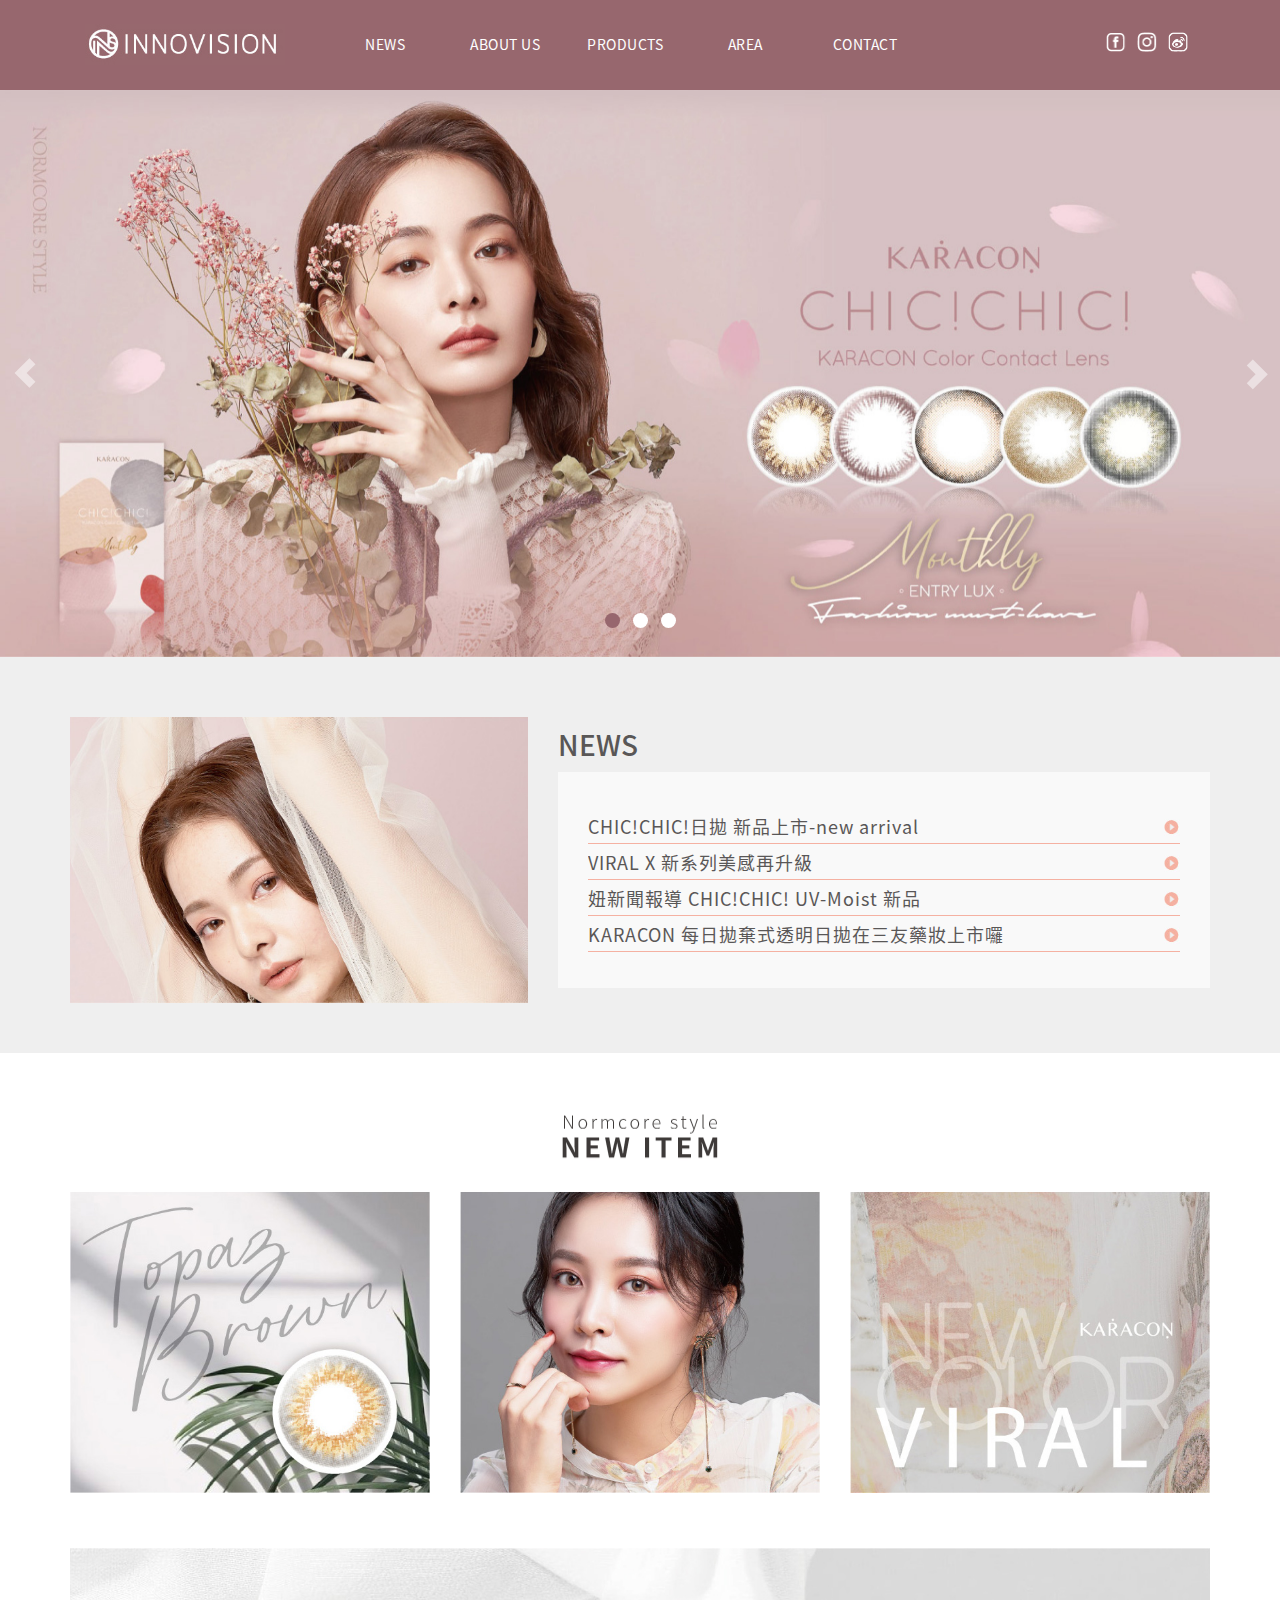
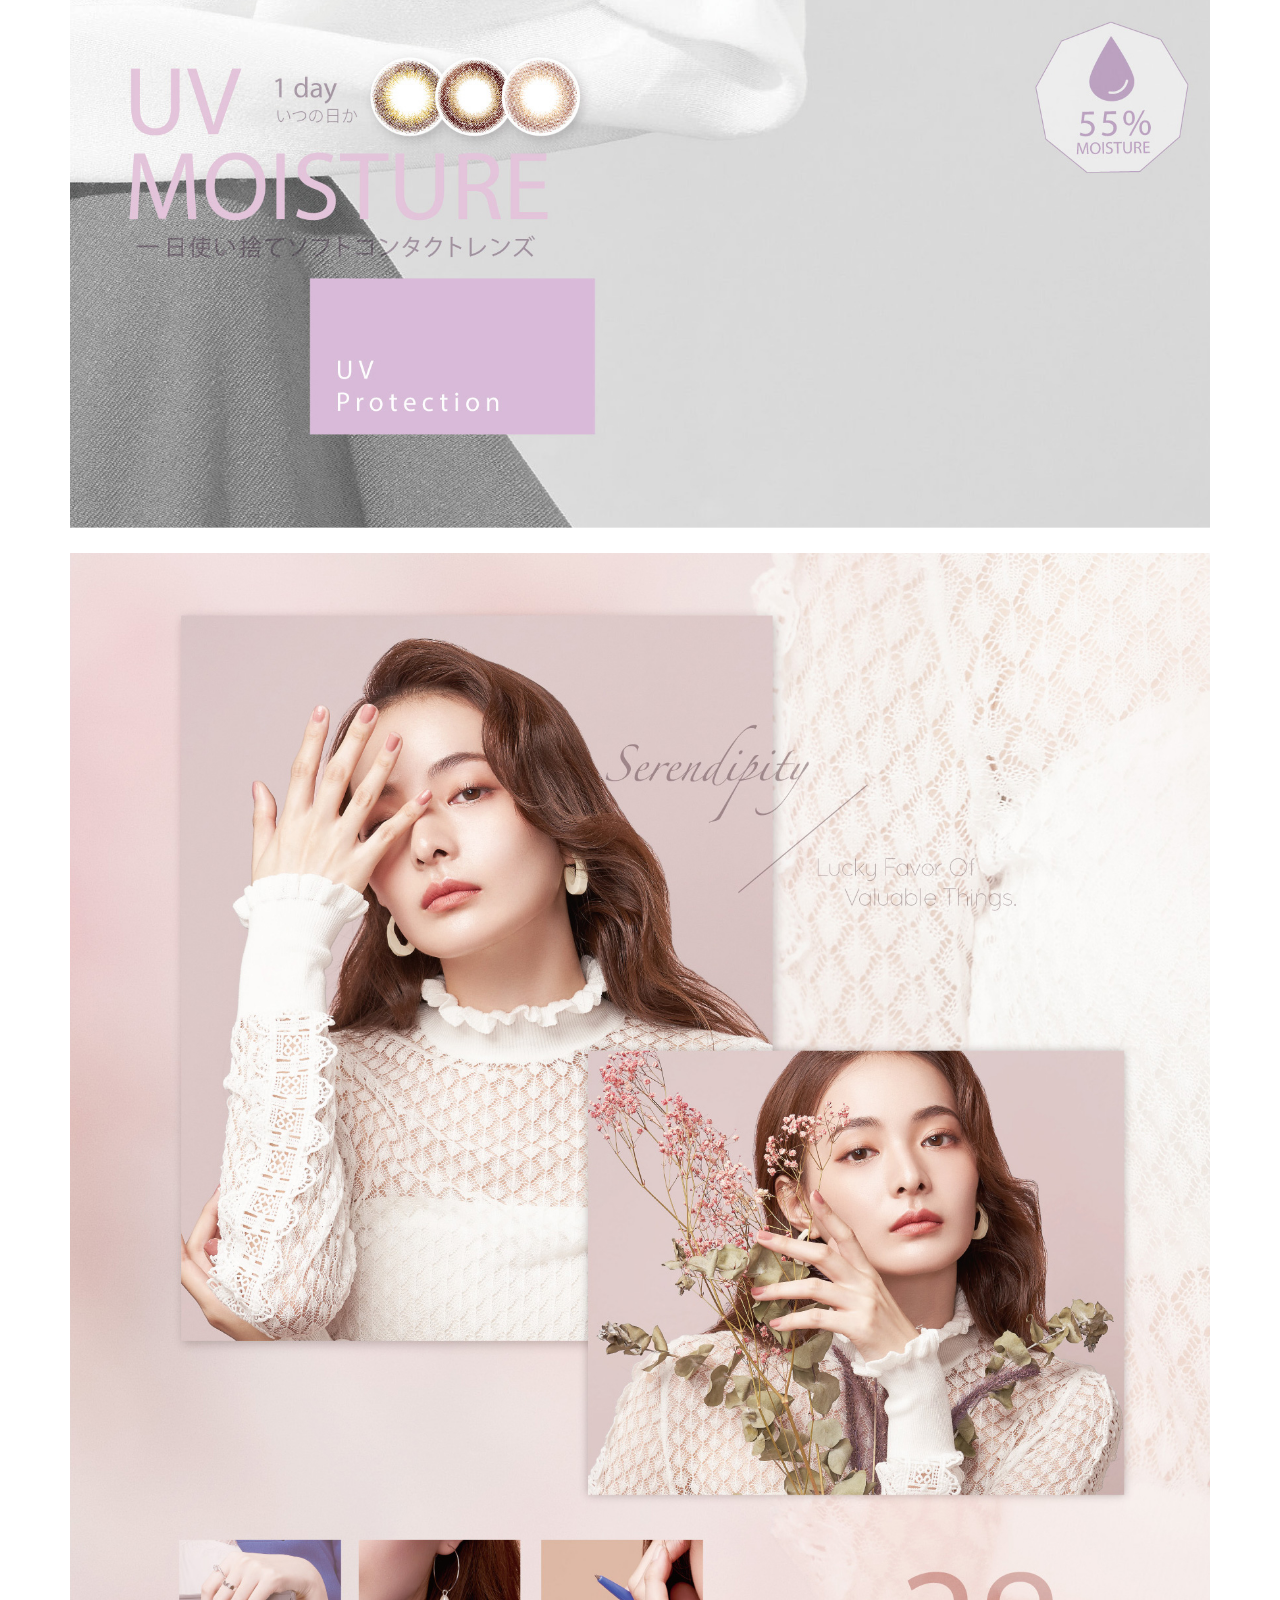
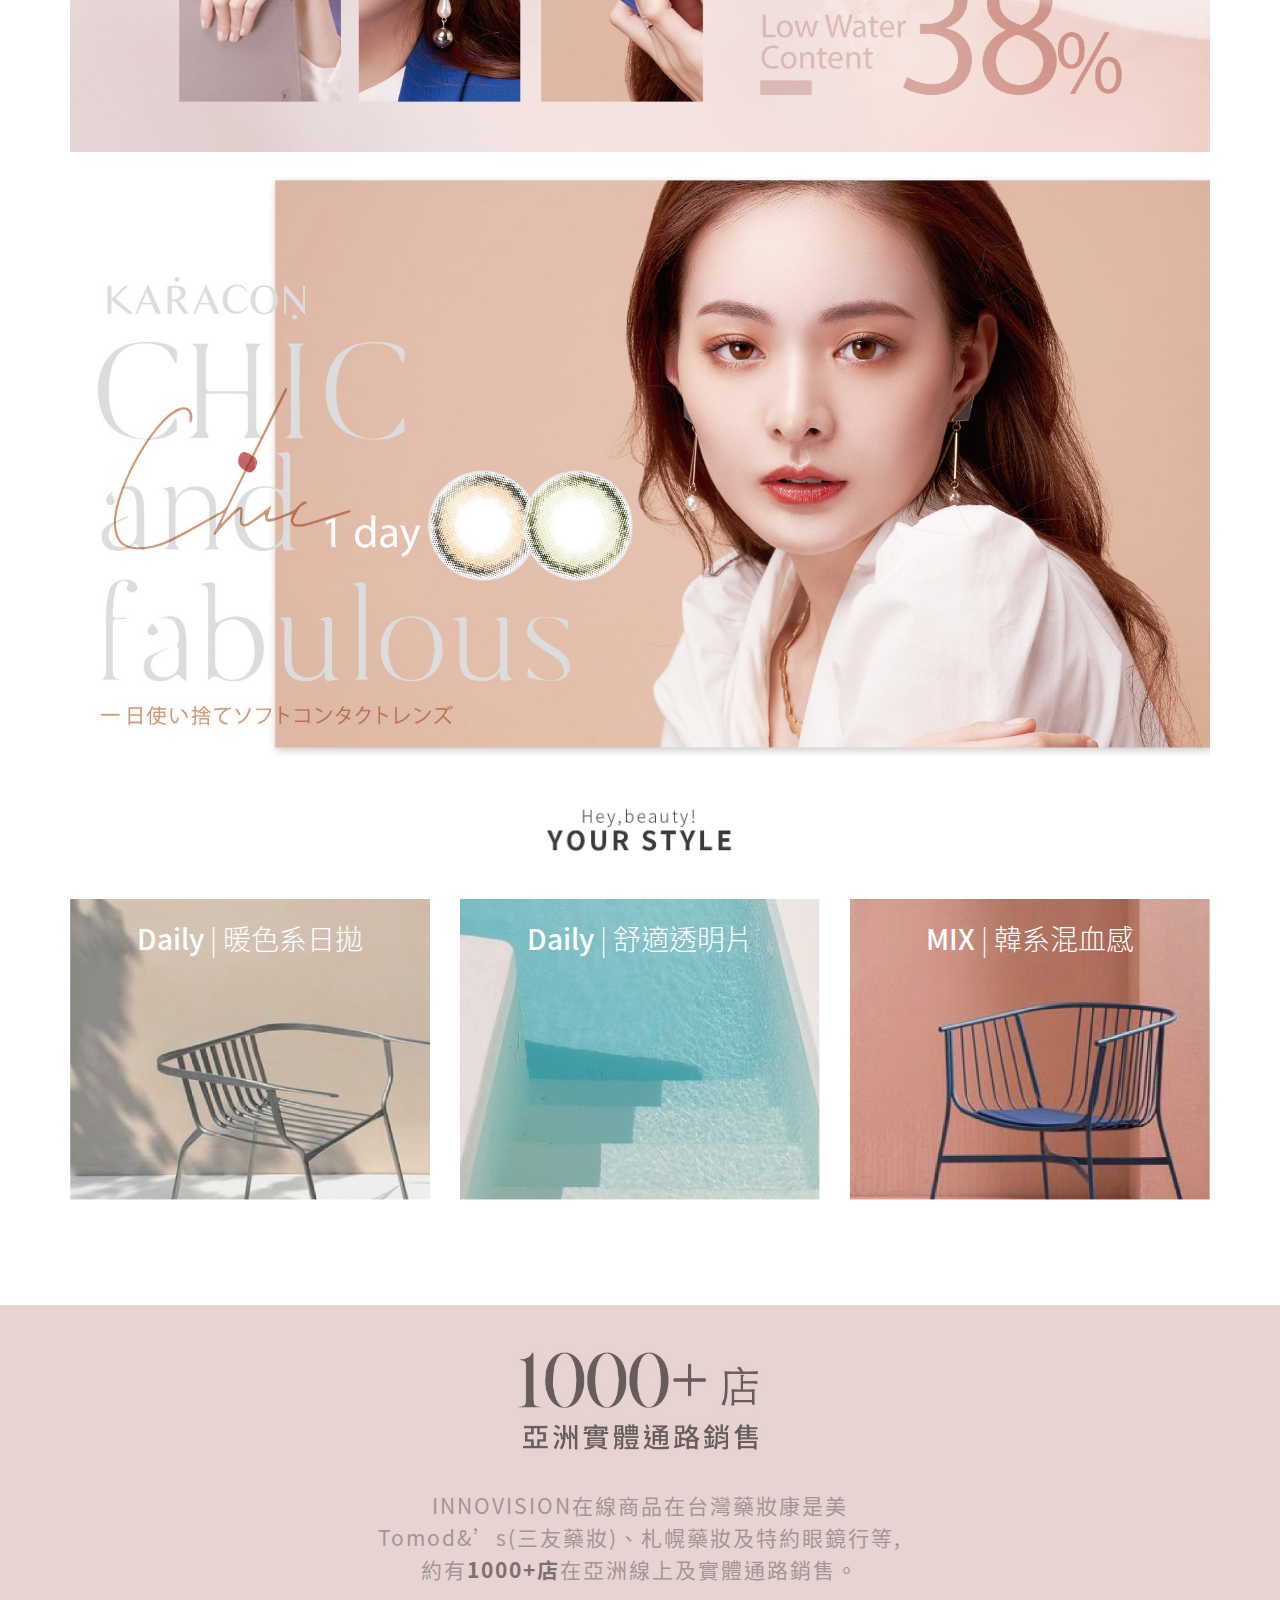
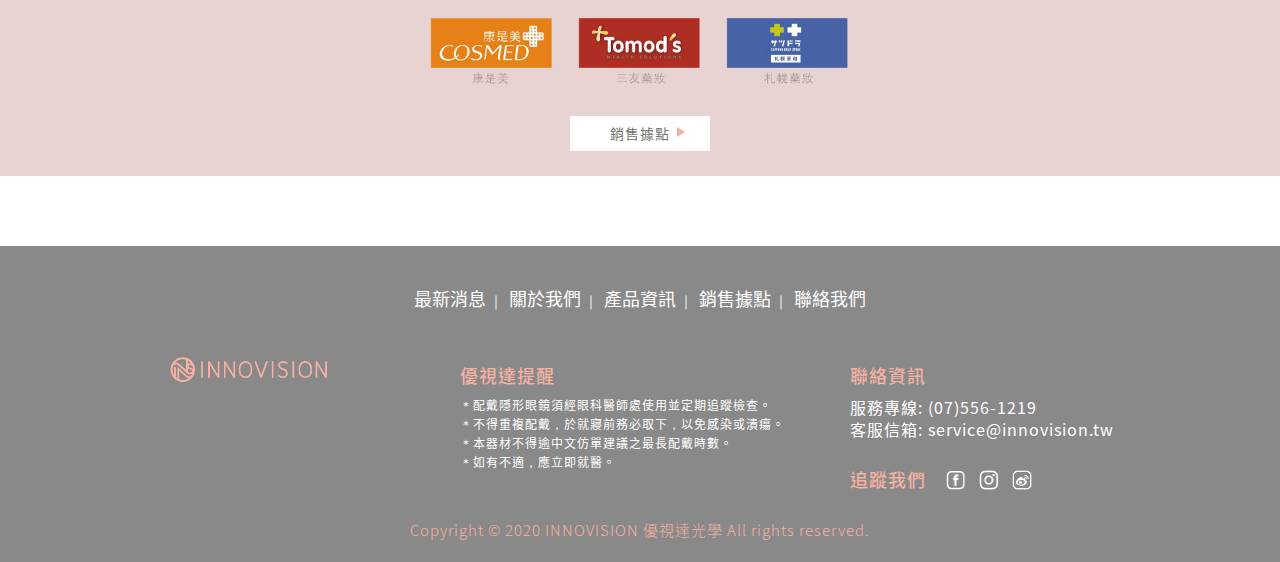
<file: index.html>
<!DOCTYPE html>
<html>
  <head>
    <meta charset="utf-8">
    <meta http-equiv="X-UA-Compatible" content="IE=edge">
    <meta name="viewport" content="width=device-width, initial-scale=1">
    <title>INNOVISION 優視達</title>
    <script src="./js/jquery.min.js"></script>
    <script src="./bootstrap/js/bootstrap.min.js"></script>   
    <script src="./bootstrap/js/hammer.min.js"></script><!--支援ad手機左右活動-->
    <script src="./bootstrap/js/jquery.hammer.js"></script> <!--支援ad手機左右活動-->  

    <link rel="icon" href="./images/all/favicon.ico" type="image/x-icon"/>
    <link rel="shortcut icon" href="./images/all/favicon.ico" type="image/x-icon"/>
    <link href="./bootstrap/css/bootstrap.min.css" rel="stylesheet">
    <link href="./css/all.css" rel="stylesheet">
    <!--<link href="css/index.css" rel="stylesheet">-->
    <!--[if lt IE 9]>
      <script src="https://oss.maxcdn.com/html5shiv/3.7.2/html5shiv.min.js"></script>
      <script src="https://oss.maxcdn.com/respond/1.4.2/respond.min.js"></script>
    <![endif]-->
    <script>

    $(document).ready(function(){ 
      
      $.get("./commonNav.html", function(data) {
      $(".commonNav").html(data);
      });
    });  

    $(document).ready(function(){ 
      $.get("./footer.html", function(data) {
      $(".footer").html(data);
      });
    });  

    </script>

  </head>
  <body>
    <div class="wrapper">
      <div class="commonNav">
        
      </div><!--commonNav-->
      <div class="indexDiv">
          <div class="news">
            <div class="container newsContent">
              <div class="row">
                <div class="col-xs-12 col-sm-5 newsAd"><img src="images/index/news-ad.jpg" class="img-xs"></div><!--newsAd-->
                <div class="col-xs-12 col-sm-7 newsList">
                  <h3>NEWS</h3>
                  <ul>
                    <li><a href="#" target="_self">CHIC!CHIC!日拋 新品上市-new arrival<span class="arrow"></span></a></li>
                    <li><a href="#" target="_self">VIRAL X 新系列美感再升級<span class="arrow"></span></a></li>
                    <li><a href="#" target="_self">妞新聞報導 CHIC!CHIC! UV-Moist 新品<span class="arrow"></span></a></li>
                    <li><a href="#" target="_self">KARACON 每日拋棄式透明日拋在三友藥妝上市囉<span class="arrow"></span></a></li>
                  </ul>
                </div><!--newsList-->
              </div><!--row-->
            </div><!--container newsContent-->
          </div><!--news-->
          <div class="newsItem">
            <div class="container newsItemContent">
              <div class="row">
                <div class="col-xs-12 newsItem-title">
                  <img src="images/index/newItem-title.jpg">
                </div>
              </div>
              <div class="row newsItemBox">
                  <div class="col-md-4 newsItem-ad-s">
                    <a href="#" target="_self"><img src="images/index/newItem-ad-1.jpg"></a>
                  </div>
                  <div class="col-md-4 newsItem-ad-s">
                    <a href="#" target="_self"><img src="images/index/newItem-ad-2.jpg"></a>
                  </div>
                  <div class="col-md-4 newsItem-ad-s">
                    <a href="#" target="_self"><img src="images/index/newItem-ad-3.jpg"></a>
                  </div>
              </div><!--row newsItemBox-->
              <div class="dotBox">
                    <span class="icon-dot"></span>
                    <span class="icon-dot"></span>
                    <span class="icon-dot"></span>
              </div>
              <div class="row">
                <div class="col-xs-12 newsItem-ad-l">
                  <a href="#" target="_self"><img src="images/index/newItem-ad-4.jpg"></a>
                </div>
              </div><!--row-->
              <div class="row">
                <div class="col-xs-12 newsItem-ad-l">
                  <a href="#" target="_self"><img src="images/index/newItem-ad-5.jpg"></a>
                </div>
              </div><!--row-->
              <div class="row">
                <div class="col-xs-12 newsItem-ad-l">
                  <a href="#" target="_self"><img src="images/index/newItem-ad-6.jpg"></a>
                </div>
              </div><!--row-->
            </div><!--container newsItemContent-->
          </div><!--newsItem-->
          <div class="yourStyle">
            <div class="container yourStyleContent">
              <div class="row">
                <div class="col-xs-12 yourStyle-title">
                  <img src="images/index/yourStyle-title.jpg">
                </div>
              </div><!--row-->
              <div class="row yourStyleBox">
                <div class="col-md-4 yourStyleItem">
                  <a href="#" target="_self">
                    <span class="styleItem-tit"><b>Daily</b>&nbsp;|&nbsp;暖色系日拋</span>
                    <img src="images/index/yourStyle-ad-1.jpg">
                  </a>
                </div>
                <div class="col-md-4 yourStyleItem">
                  <a href="#" target="_self">
                    <span class="styleItem-tit"><b>Daily</b>&nbsp;|&nbsp;舒適透明片</span>
                    <img src="images/index/yourStyle-ad-2.jpg">
                  </a>
                </div>
                <div class="col-md-4 yourStyleItem">
                  <a href="#" target="_self">
                    <span class="styleItem-tit"><b>MIX</b>&nbsp;|&nbsp;韓系混血感</span>
                    <img src="images/index/yourStyle-ad-3.jpg">
                  </a>
                </div>
              </div><!--row yourStyleBox-->
              <div class="dotBox">
                    <span class="icon-dot"></span>
                    <span class="icon-dot"></span>
                    <span class="icon-dot"></span>
              </div>
            </div><!--container yourStyleContent-->
          </div><!--yourStyle-->
          <div class="storeBox">
            <div class="storeBoxContent">
                  <div class="storeBox-title">
                    <img src="images/index/store-title.jpg">
                  </div>
                  <p class="text-lg">INNOVISION在線商品在台灣藥妝康是美<br/>
                    Tomod&’s(三友藥妝)、札幌藥妝及特約眼鏡行等,<br/>
                    約有<b>1000+店</b>在亞洲線上及實體通路銷售。</p>
                  <p class="text-xs">INNOVISION在線商品在台灣藥妝康是美<br/>
                    Tomod&’s(三友藥妝)札幌藥妝及特約眼鏡行等,<br/>
                    約有<b>1000+店</b>在亞洲線上<br/>及實體通路銷售。</p>
                  <ul class="storeBoxList">
                    <li><img src="images/index/store-1.jpg"></li>
                    <li><img src="images/index/store-2.jpg"></li>
                    <li><img src="images/index/store-3.jpg"></li>
                  </ul>
                  <a href="area.html" target="_self" class="btnSale">銷售據點<span></span></a>
            </div><!--storeBoxContent-->
          </div><!--storeBox-->
          
      </div><!--end of indexDiv-->
      <div class="footer">

      </div><!--end of footer-->
    </div><!--end of wrapper-->

  </body>
</html>
<!--script src="./js/main.js"></script-->
</file>
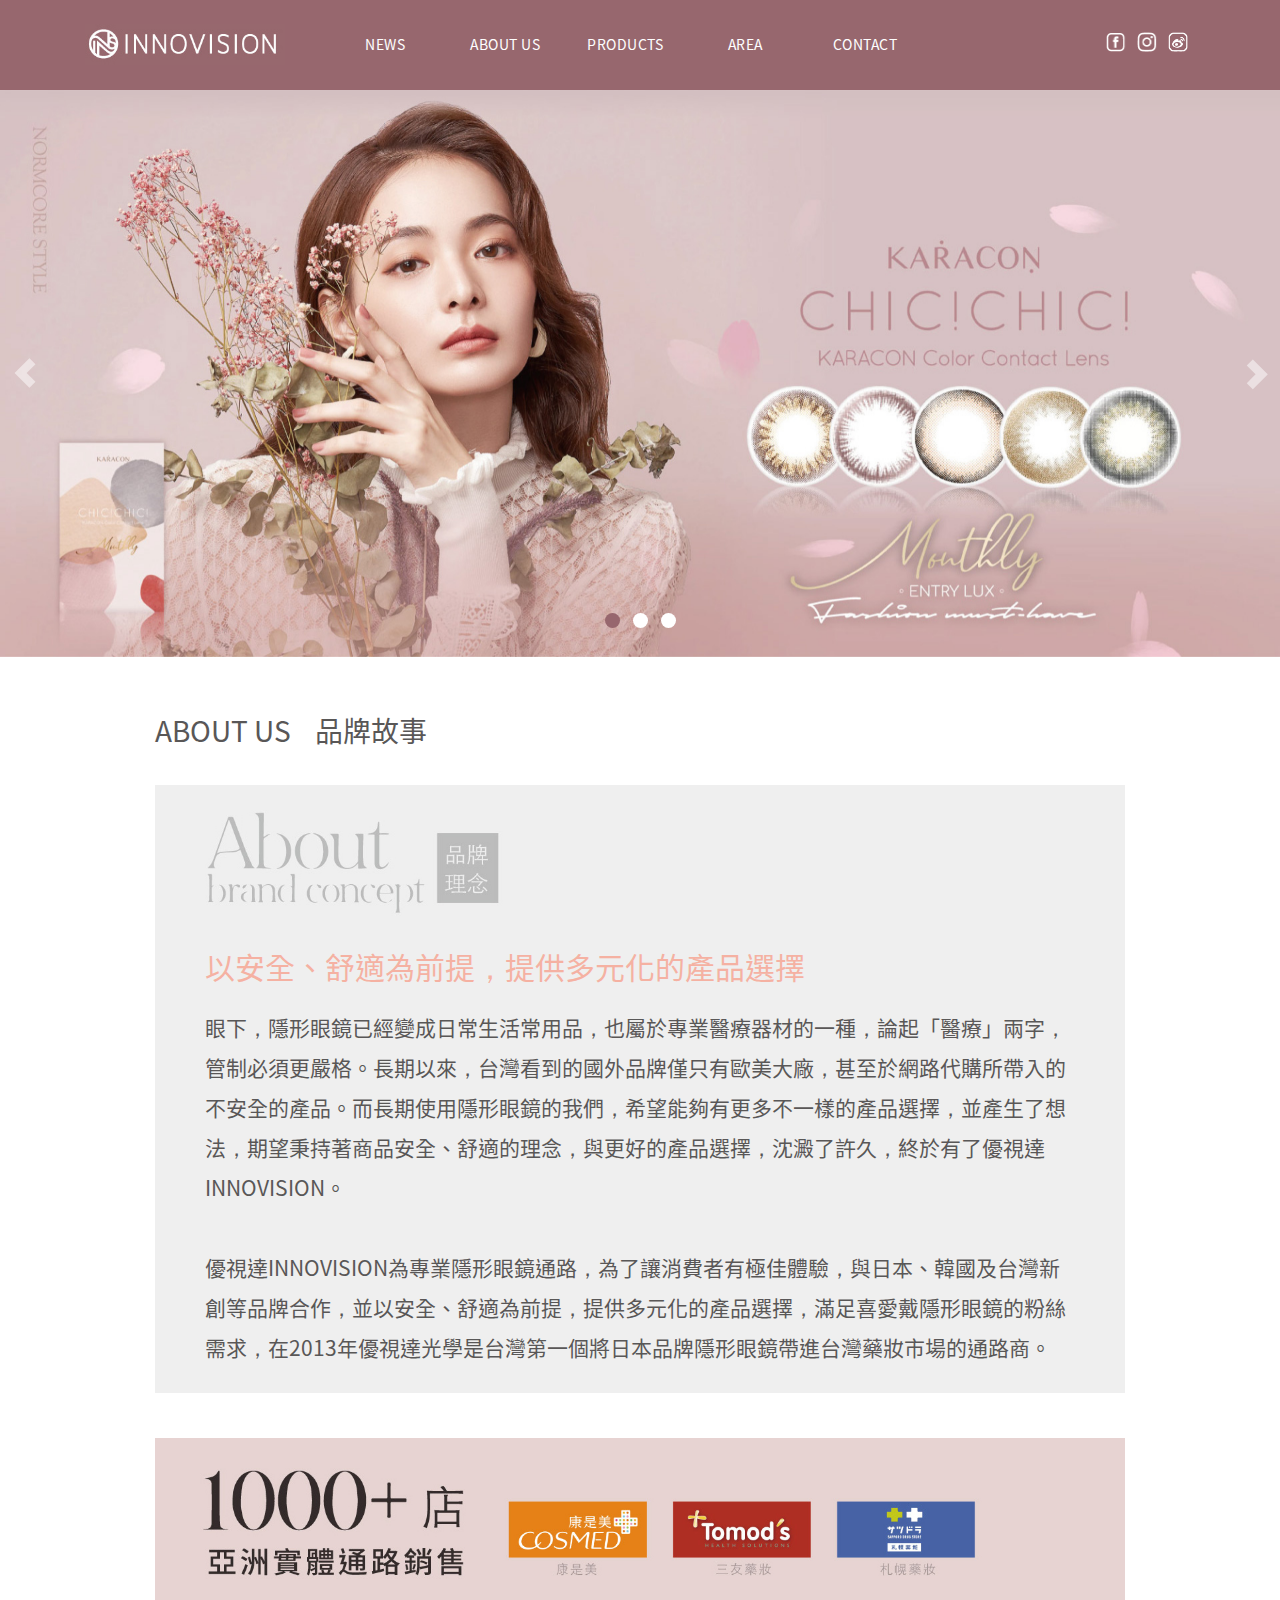
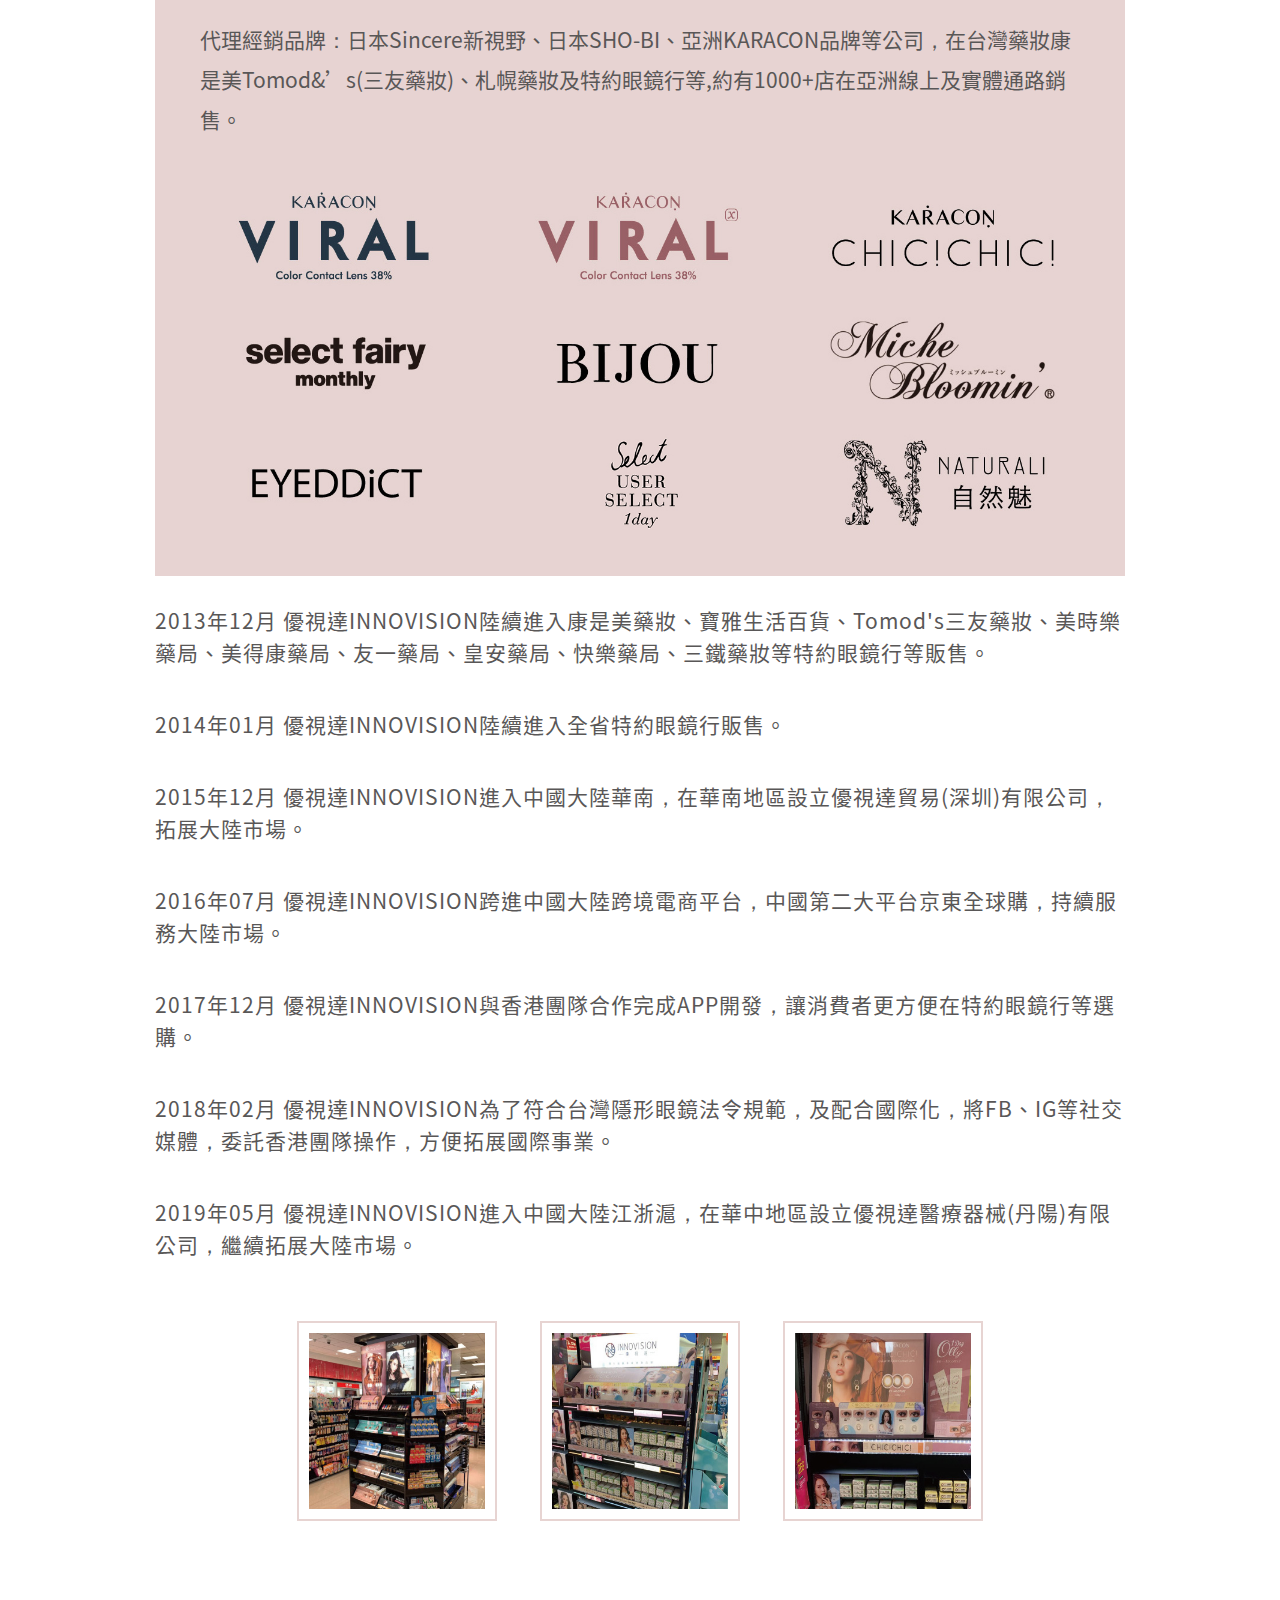
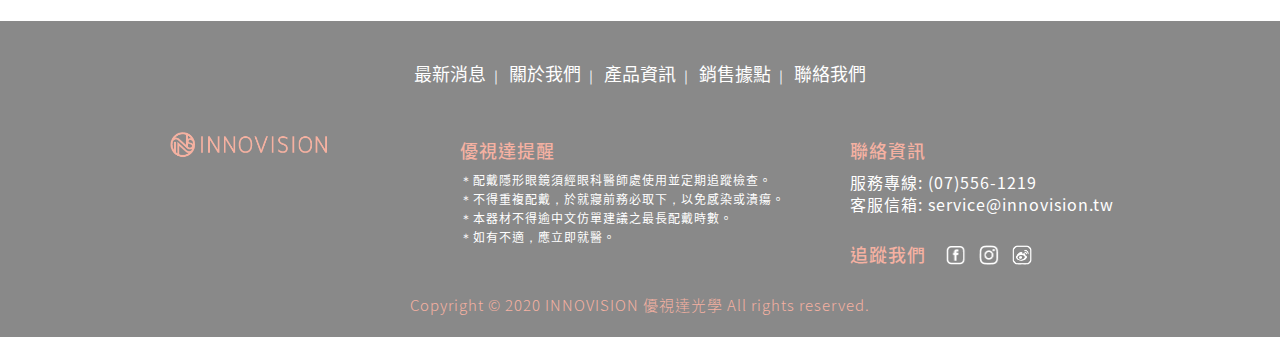
<file: about.html>
<!DOCTYPE html>
<html>
  <head>
    <meta charset="utf-8">
    <meta http-equiv="X-UA-Compatible" content="IE=edge">
    <meta name="viewport" content="width=device-width, initial-scale=1">
    <title>INNOVISION 優視達</title>
    <script src="js/jquery.min.js"></script>
    <script src="bootstrap/js/bootstrap.min.js"></script>   
    <script src="bootstrap/js/hammer.min.js"></script><!--支援ad手機左右活動-->
    <script src="bootstrap/js/jquery.hammer.js"></script> <!--支援ad手機左右活動-->  

    <link rel="icon" href="images/all/favicon.ico" type="image/x-icon"/>
    <link rel="shortcut icon" href="images/all/favicon.ico" type="image/x-icon"/>
    <link href="bootstrap/css/bootstrap.min.css" rel="stylesheet">
    <link href="css/all.css" rel="stylesheet">
    <!--<link href="css/index.css" rel="stylesheet">-->
    <!--[if lt IE 9]>
      <script src="https://oss.maxcdn.com/html5shiv/3.7.2/html5shiv.min.js"></script>
      <script src="https://oss.maxcdn.com/respond/1.4.2/respond.min.js"></script>
    <![endif]-->
    <script>

    $(document).ready(function(){ 
      $.get("commonNav.html", function(data) {
      $(".commonNav").html(data);
      });
    });  

    $(document).ready(function(){ 
      $.get("footer.html", function(data) {
      $(".footer").html(data);
      });
    });  

    </script>

  </head>
  <body>
    <div class="wrapper">
      <div class="commonNav">
        
        
      </div><!--commonNav-->
      <div class="aboutDiv">
        <div class="container">
          <div class="row">
            <div class="col-xs-12">
              <h3><span class="tit-L">ABOUT US&nbsp;&nbsp;&nbsp;&nbsp;</span>品牌故事<br/><span class="tit-S">ABOUT US</span></h3>
            </div>
          </div><!--row-->
          <div class="row concept">
            <div class="col-xs-12 conceptBox">
              <img src="images/about/img-tit-brand.jpg">
              <h6>以安全、舒適為前提，提供多元化的產品選擇</h6>
              <p>
                眼下，隱形眼鏡已經變成日常生活常用品，也屬於專業醫療器材的一種，論起「醫療」兩字，管制必須更嚴格。長期以來，台灣看到的國外品牌僅只有歐美大廠，甚至於網路代購所帶入的不安全的產品。而長期使用隱形眼鏡的我們，希望能夠有更多不一樣的產品選擇，並產生了想法，期望秉持著商品安全、舒適的理念，與更好的產品選擇，沈澱了許久，終於有了優視達INNOVISION。<br/><br/>
                優視達INNOVISION為專業隱形眼鏡通路，為了讓消費者有極佳體驗，與日本、韓國及台灣新創等品牌合作，並以安全、舒適為前提，提供多元化的產品選擇，滿足喜愛戴隱形眼鏡的粉絲需求，在2013年優視達光學是台灣第一個將日本品牌隱形眼鏡帶進台灣藥妝市場的通路商。
              </p>
            </div>
          </div><!--row-->
          <div class="row store">
            <div class="col-xs-12 storeBox">
              <div class="col-xs-12 col-sm-4">
                <img src="images/about/img-tit-store.jpg" class="titImg">
              </div>
              <div class="col-xs-12 col-sm-8">
                <img src="images/about/storeLOGO.jpg" class="titStoreImg">
              </div>
              <div class="col-xs-12">
                <p>代理經銷品牌：日本Sincere新視野、日本SHO-BI、亞洲KARACON品牌等公司，在台灣藥妝康是美Tomod&’s(三友藥妝)、札幌藥妝及特約眼鏡行等,約有1000+店在亞洲線上及實體通路銷售。</p>
              </div>
              <div class="col-xs-4 brandImgBox">
                <img src="images/about/brand-1.jpg" class="brandImg">
              </div>
              <div class="col-xs-4 brandImgBox">
                <img src="images/about/brand-2.jpg" class="brandImg">
              </div>
              <div class="col-xs-4 brandImgBox">
                <img src="images/about/brand-3.jpg" class="brandImg">
              </div>
              <div class="col-xs-4 brandImgBox">
                <img src="images/about/brand-4.jpg" class="brandImg">
              </div>
              <div class="col-xs-4 brandImgBox">
                <img src="images/about/brand-5.jpg" class="brandImg">
              </div>
              <div class="col-xs-4 brandImgBox">
                <img src="images/about/brand-6.jpg" class="brandImg">
              </div>
              <div class="col-xs-4 brandImgBox">
                <img src="images/about/brand-7.jpg" class="brandImg">
              </div>
              <div class="col-xs-4 brandImgBox">
                <img src="images/about/brand-8.jpg" class="brandImg">
              </div>
              <div class="col-xs-4 brandImgBox">
                <img src="images/about/brand-9.jpg" class="brandImg">
              </div>
            </div>
          </div><!--row-->
          <div class="row history">
            <div class="col-xs-12 historyBox">
              <ul>
                <li>2013年12月 優視達INNOVISION陸續進入康是美藥妝、寶雅生活百貨、Tomod's三友藥妝、美時樂藥局、美得康藥局、友一藥局、皇安藥局、快樂藥局、三鐵藥妝等特約眼鏡行等販售。</li>
                <li>2014年01月 優視達INNOVISION陸續進入全省特約眼鏡行販售。</li>
                <li>2015年12月 優視達INNOVISION進入中國大陸華南，在華南地區設立優視達貿易(深圳)有限公司，拓展大陸市場。</li>
                <li>2016年07月 優視達INNOVISION跨進中國大陸跨境電商平台，中國第二大平台京東全球購，持續服務大陸市場。</li>
                <li>2017年12月 優視達INNOVISION與香港團隊合作完成APP開發，讓消費者更方便在特約眼鏡行等選購。</li>
                <li>2018年02月 優視達INNOVISION為了符合台灣隱形眼鏡法令規範，及配合國際化，將FB、IG等社交媒體，委託香港團隊操作，方便拓展國際事業。</li>
                <li>2019年05月 優視達INNOVISION進入中國大陸江浙滬，在華中地區設立優視達醫療器械(丹陽)有限公司，繼續拓展大陸市場。</li>
              </ul>

            </div>
          </div><!--row-->
          <div class="row storeImg">
            <div class="col-xs-12 storeImgBox">
              <ul>
                <li><img src="images/about/img-store-1.jpg" class="storeImg"></li>
                <li><img src="images/about/img-store-2.jpg" class="storeImg"></li>
                <li><img src="images/about/img-store-3.jpg" class="storeImg"></li>
              </ul>

            </div>
          </div><!--row-->
        </div><!--container-->
      </div><!--end of aboutDiv-->
      <div class="footer">

      </div><!--end of footer-->
    </div><!--end of wrapper-->

  </body>
</html>
</file>
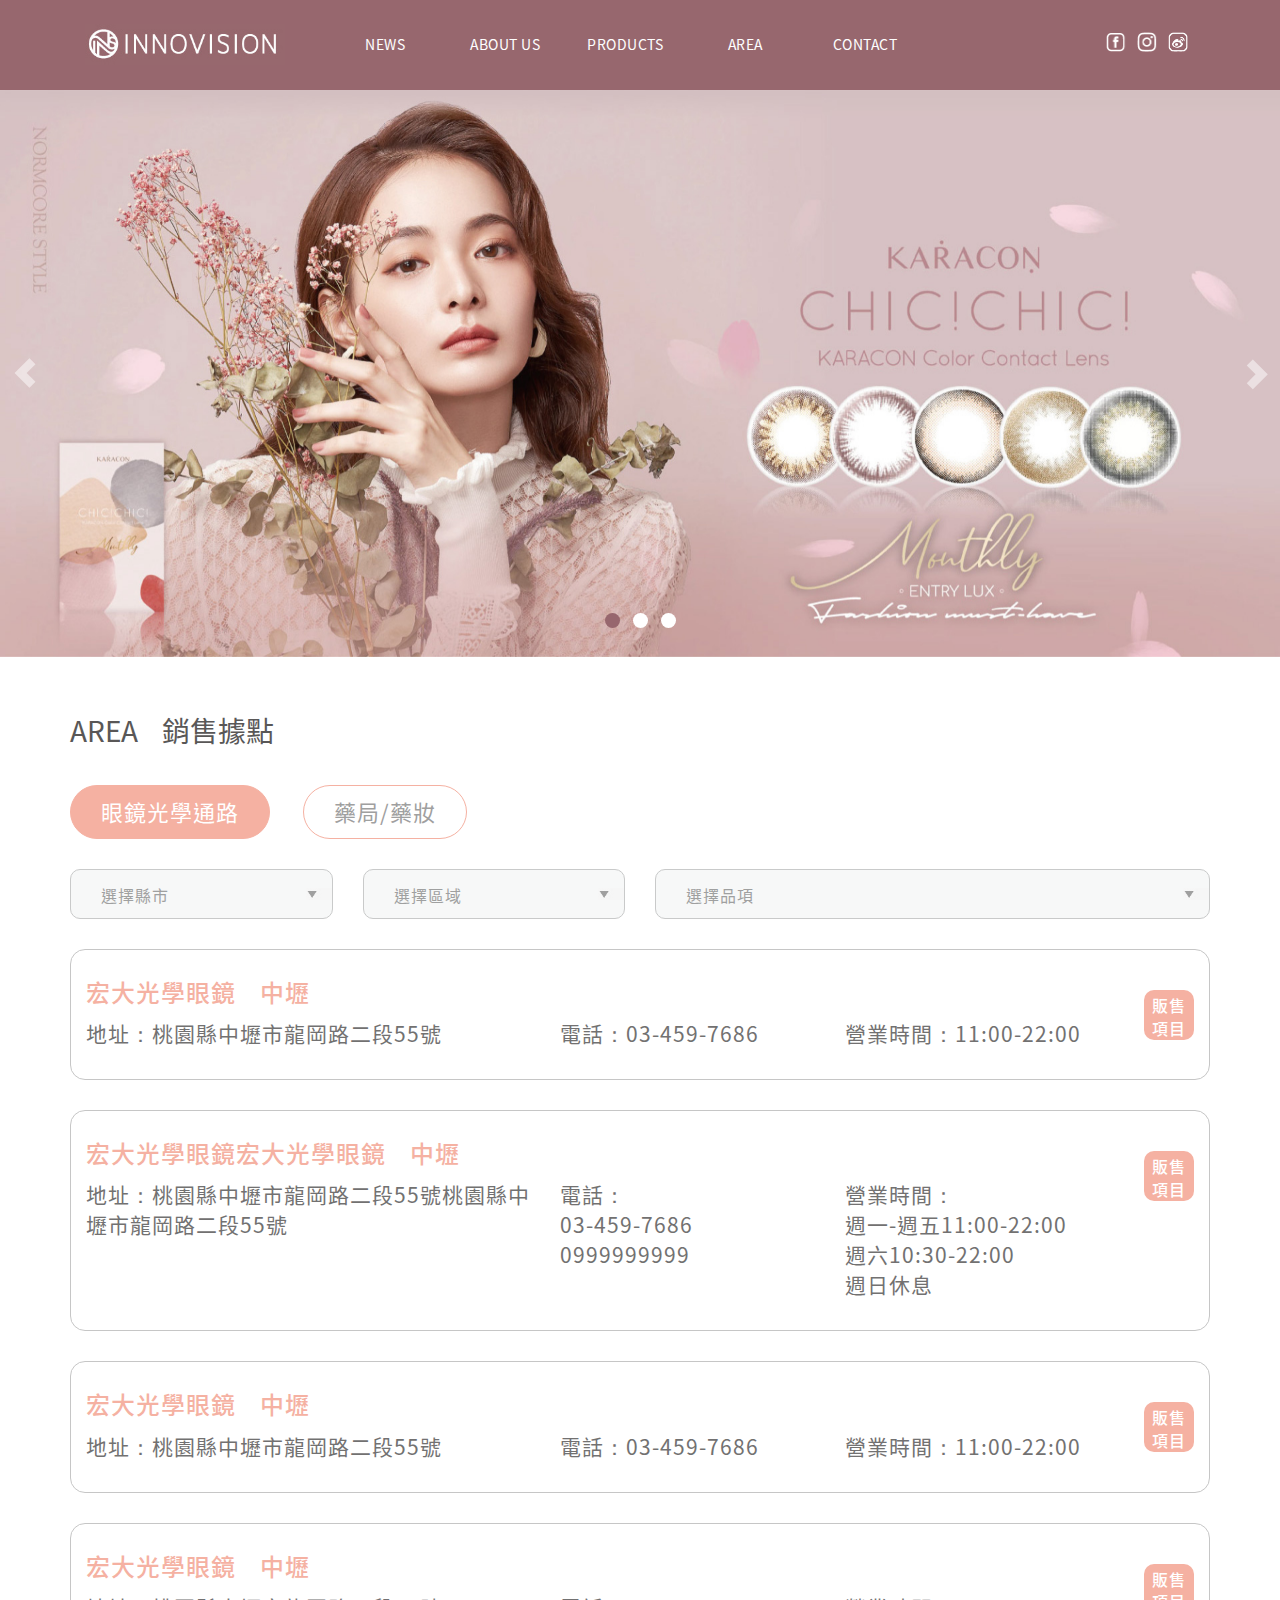
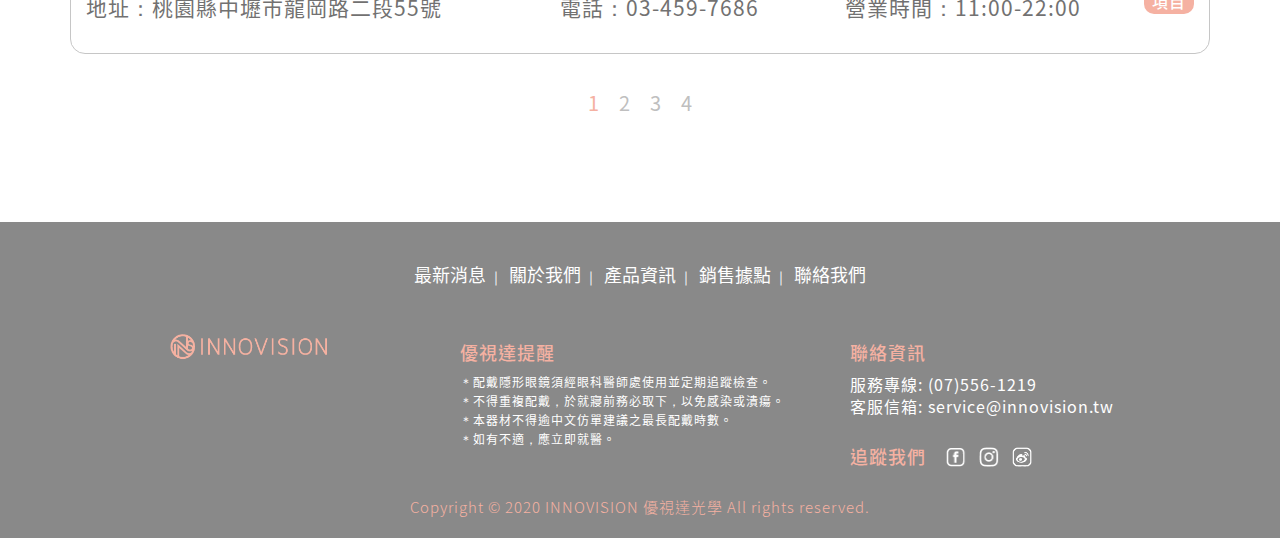
<file: area.html>
<!DOCTYPE html>
<html>
  <head>
    <meta charset="utf-8">
    <meta http-equiv="X-UA-Compatible" content="IE=edge">
    <meta name="viewport" content="width=device-width, initial-scale=1">
    <title>INNOVISION 優視達</title>
    <script src="js/jquery.min.js"></script>
    <script src="bootstrap/js/bootstrap.min.js"></script>   
    <script src="bootstrap/js/hammer.min.js"></script><!--支援ad手機左右活動-->
    <script src="bootstrap/js/jquery.hammer.js"></script> <!--支援ad手機左右活動-->  

    <link rel="icon" href="images/all/favicon.ico" type="image/x-icon"/>
    <link rel="shortcut icon" href="images/all/favicon.ico" type="image/x-icon"/>
    <link href="bootstrap/css/bootstrap.min.css" rel="stylesheet">
    <link href="css/all.css" rel="stylesheet">
    <!--<link href="css/index.css" rel="stylesheet">-->
    <!--[if lt IE 9]>
      <script src="https://oss.maxcdn.com/html5shiv/3.7.2/html5shiv.min.js"></script>
      <script src="https://oss.maxcdn.com/respond/1.4.2/respond.min.js"></script>
    <![endif]-->
    <script>

    $(document).ready(function(){ 
      $.get("commonNav.html", function(data) {
      $(".commonNav").html(data);
      });
    });  

    $(document).ready(function(){ 
      $.get("footer.html", function(data) {
      $(".footer").html(data);
      });
    });  

    </script>

  </head>
  <body>
    <div class="wrapper">
      <div class="commonNav">

      </div><!--commonNav-->
      <div class="areaDiv">
        <div class="container">
          <div class="row">
            <div class="col-xs-12">
              <h3><span class="tit-L">AREA&nbsp;&nbsp;&nbsp;&nbsp;</span>銷售據點<br/><span class="tit-S">AREA</span></h3>
            </div>
          </div><!--row-->
          <div class="row">
            <div class="col-xs-12 area-btnBox">
              <a href="javascript:void(0)" target="_self" class="areaBtn now">眼鏡光學通路</a>
              <a href="javascript:void(0)" target="_self" class="areaBtn">藥局/藥妝</a>
            </div>
          </div><!--row-->
          <div class="row area-selectBox">
            <div class="col-xs-6 col-md-3">
              <select class="select">
                <option value="">選擇縣市</option>
              </select>
            </div>
            <div class="col-xs-6 col-md-3">
              <select class="select">
                <option value="">選擇區域</option>
              </select>
            </div>
            <div class="col-xs-12 col-md-6">
              <select class="select">
                <option value="">選擇品項</option>
                <option value="">CHIC!CHIC!UV．MOISTURE日拋彩色隱形眼鏡</option>
              </select>
            </div>
          </div><!--row-->
          <script>
                    　　$(function(){
                    　　　　$(".areaBox").click(function(){
                    　　　　　if($(this).hasClass("areaBox-close")){
                    　　　　　　　　$(this).removeClass("areaBox-close").addClass("areaBox-open");
                    　　　　　}else{
                    　　　　　　$(this).removeClass("areaBox-open").addClass("areaBox-close");
                    　　　　　}
                    　　　　})
                    　　})
          </script>
          <div class="row areaBox areaBox-close">
            <div class="col-xs-12 area-title">宏大光學眼鏡&nbsp;&nbsp;&nbsp;&nbsp;中壢<div class="area-listBtn">販售<br/>項目</div></div>
            <div class="col-xs-12 col-md-5 area-address">地址：<a href="https://maps.google.com.tw/" target="_new" class="area-map">桃園縣中壢市龍岡路二段55號</a></div>
            <div class="col-xs-12 col-md-3 area-phone">電話：03-459-7686</div>
            <div class="col-xs-12 col-md-3 area-time">營業時間：11:00-22:00</div>
            <div class="col-xs-12 area-product">
              <a href="#" target="_self" class="area-productBtn">CHIC!CHIC!UV。MOISTURE<br/>日拋彩色隱形眼鏡</a>
              <a href="#" target="_self" class="area-productBtn">日拋彩色隱形眼鏡</a>
            </div>
          </div><!--row areaBox-->
          <div class="row areaBox areaBox-close">
            <div class="col-xs-12 area-title">宏大光學眼鏡宏大光學眼鏡&nbsp;&nbsp;&nbsp;&nbsp;中壢<div class="area-listBtn">販售<br/>項目</div></div>
            <div class="col-xs-12 col-md-5 area-address">地址：<a href="https://maps.google.com.tw/" target="_new" class="area-map">桃園縣中壢市龍岡路二段55號桃園縣中壢市龍岡路二段55號</a></div>
            <div class="col-xs-12 col-md-3 area-phone">電話：<br/>03-459-7686<br/>0999999999</div>
            <div class="col-xs-12 col-md-3 area-time">營業時間：<br/>週一-週五11:00-22:00<br/>週六10:30-22:00<br/>週日休息</div>
            <div class="col-xs-12 area-product">
              <a href="#" target="_self" class="area-productBtn">CHIC!CHIC!UV。MOISTURE<br/>日拋彩色隱形眼鏡</a>
              <a href="#" target="_self" class="area-productBtn">日拋彩色隱形眼鏡</a>
              <a href="#" target="_self" class="area-productBtn">CHIC!CHIC!UV。MOISTURE<br/>日拋彩色隱形眼鏡</a>
              <a href="#" target="_self" class="area-productBtn">日拋彩色隱形眼鏡</a>
              <a href="#" target="_self" class="area-productBtn">CHIC!CHIC!UV。MOISTURE<br/>日拋彩色隱形眼鏡</a>
              <a href="#" target="_self" class="area-productBtn">日拋彩色隱形眼鏡</a>
            </div>
          </div><!--row areaBox-->
          <div class="row areaBox areaBox-close">
            <div class="col-xs-12 area-title">宏大光學眼鏡&nbsp;&nbsp;&nbsp;&nbsp;中壢<div class="area-listBtn">販售<br/>項目</div></div>
            <div class="col-xs-12 col-md-5 area-address">地址：<a href="https://maps.google.com.tw/" target="_new" class="area-map">桃園縣中壢市龍岡路二段55號</a></div>
            <div class="col-xs-12 col-md-3 area-phone">電話：03-459-7686</div>
            <div class="col-xs-12 col-md-3 area-time">營業時間：11:00-22:00</div>
            <div class="col-xs-12 area-product">
              <a href="#" target="_self" class="area-productBtn">CHIC!CHIC!UV。MOISTURE<br/>日拋彩色隱形眼鏡</a>
              <a href="#" target="_self" class="area-productBtn">日拋彩色隱形眼鏡</a>
            </div>
          </div><!--row areaBox-->
          <div class="row areaBox areaBox-close">
            <div class="col-xs-12 area-title">宏大光學眼鏡&nbsp;&nbsp;&nbsp;&nbsp;中壢<div class="area-listBtn">販售<br/>項目</div></div>
            <div class="col-xs-12 col-md-5 area-address">地址：<a href="https://maps.google.com.tw/" target="_new" class="area-map">桃園縣中壢市龍岡路二段55號</a></div>
            <div class="col-xs-12 col-md-3 area-phone">電話：03-459-7686</div>
            <div class="col-xs-12 col-md-3 area-time">營業時間：11:00-22:00</div>
            <div class="col-xs-12 area-product">
              <a href="#" target="_self" class="area-productBtn">CHIC!CHIC!UV。MOISTURE<br/>日拋彩色隱形眼鏡</a>
              <a href="#" target="_self" class="area-productBtn">日拋彩色隱形眼鏡</a>
            </div>
          </div><!--row areaBox-->
          <div class="row">
            <div class="col-xs-12 pageBar">
              <a href="#" target="_self" class="pageBtn now">1</a>
              <a href="#" target="_self" class="pageBtn">2</a>
              <a href="#" target="_self" class="pageBtn">3</a>
              <a href="#" target="_self" class="pageBtn">4</a>
            </div><!--pageBar-->
          </div><!--row-->
        </div><!--container-->
      </div><!--end of areaDiv-->
      <div class="footer">
        
      </div><!--end of footer-->
    </div><!--end of wrapper-->

  </body>
</html>
</file>
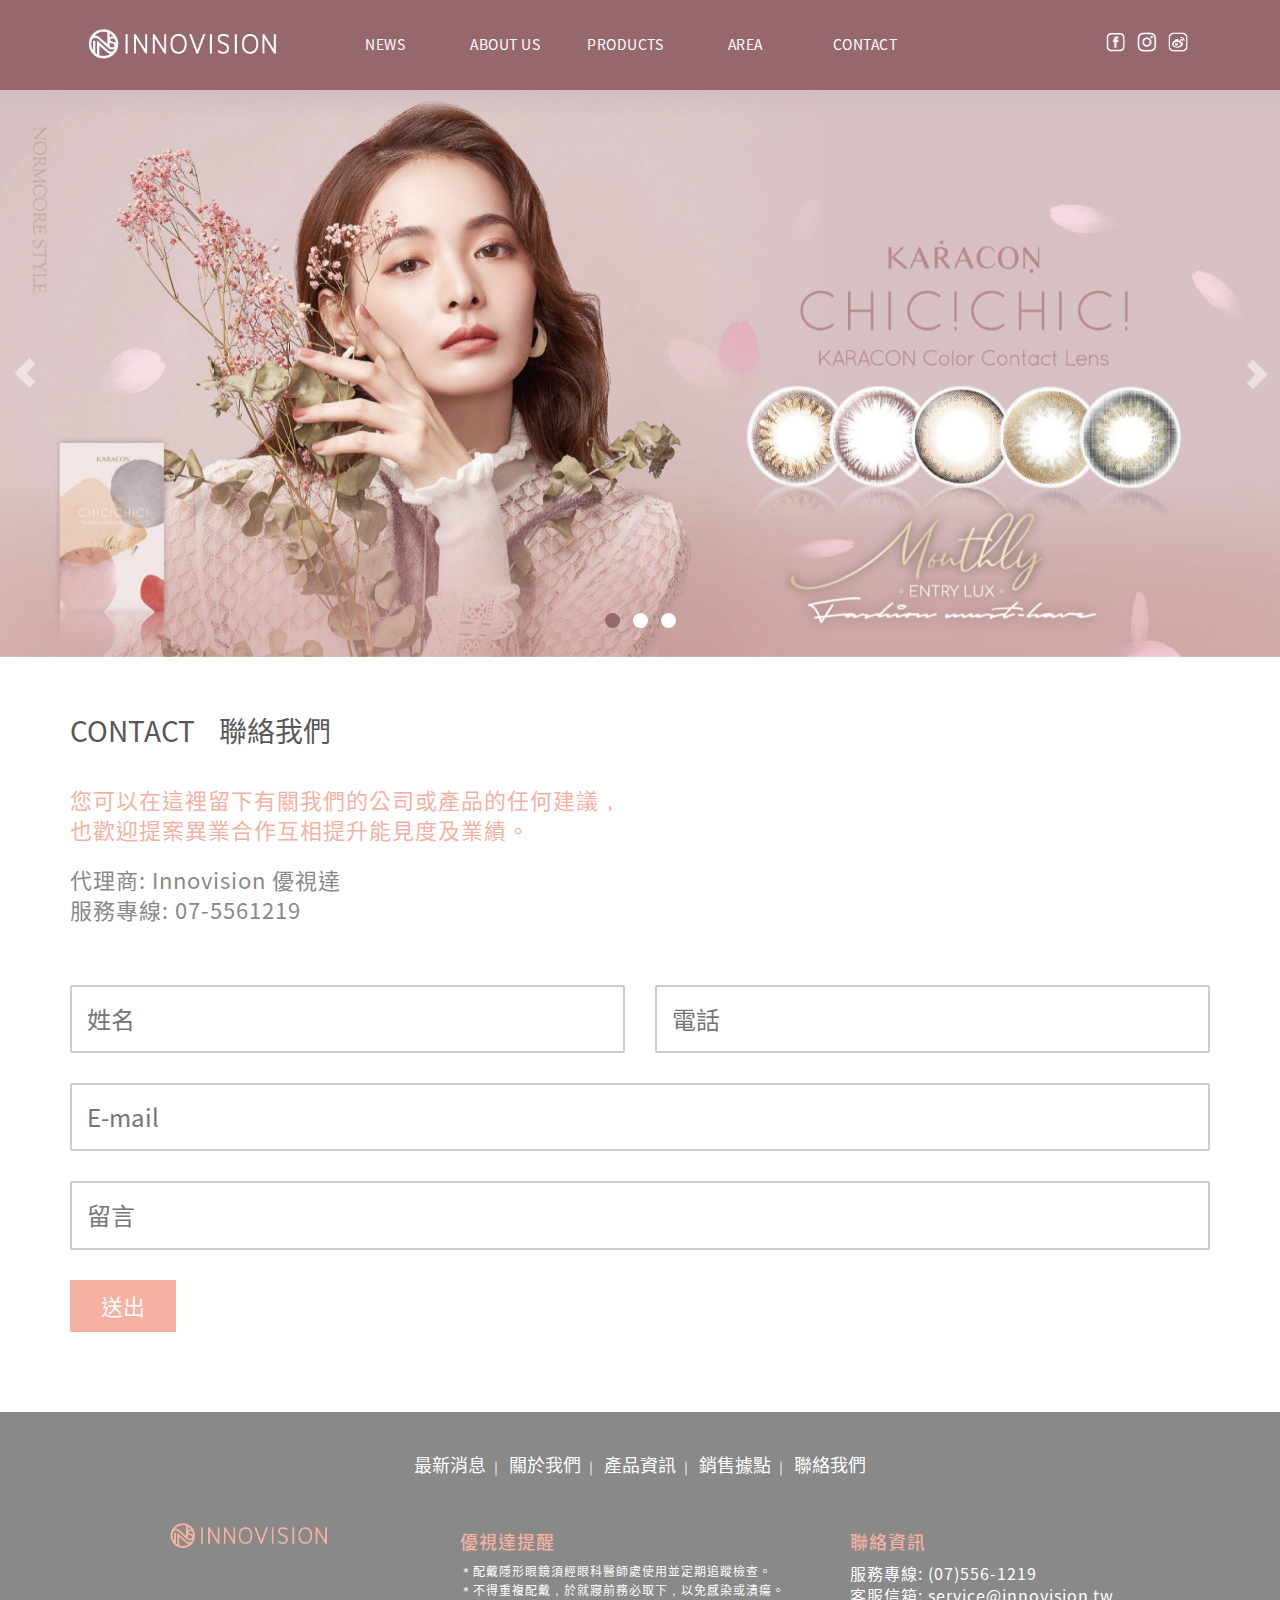
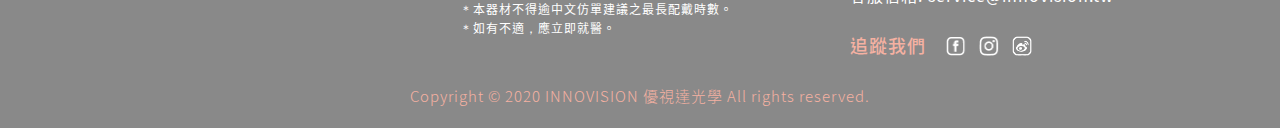
<file: contact.html>
<!DOCTYPE html>
<html>
  <head>
    <meta charset="utf-8">
    <meta http-equiv="X-UA-Compatible" content="IE=edge">
    <meta name="viewport" content="width=device-width, initial-scale=1">
    <title>INNOVISION 優視達</title>
    <script src="js/jquery.min.js"></script>
    <script src="bootstrap/js/bootstrap.min.js"></script>   
    <script src="bootstrap/js/hammer.min.js"></script><!--支援ad手機左右活動-->
    <script src="bootstrap/js/jquery.hammer.js"></script> <!--支援ad手機左右活動-->  

    <link rel="icon" href="images/all/favicon.ico" type="image/x-icon"/>
    <link rel="shortcut icon" href="images/all/favicon.ico" type="image/x-icon"/>
    <link href="bootstrap/css/bootstrap.min.css" rel="stylesheet">
    <link href="css/all.css" rel="stylesheet">
    <!--<link href="css/index.css" rel="stylesheet">-->
    <!--[if lt IE 9]>
      <script src="https://oss.maxcdn.com/html5shiv/3.7.2/html5shiv.min.js"></script>
      <script src="https://oss.maxcdn.com/respond/1.4.2/respond.min.js"></script>
    <![endif]-->
    <script>

    $(document).ready(function(){ 
      $.get("commonNav.html", function(data) {
      $(".commonNav").html(data);
      });
    });  

    $(document).ready(function(){ 
      $.get("footer.html", function(data) {
      $(".footer").html(data);
      });
    });  

    </script>

  </head>
  <body>
    <div class="wrapper">
      <div class="commonNav">
        
        
      </div><!--commonNav-->
      <div class="contactDiv">
        <div class="container">
          <div class="row">
            <div class="col-xs-12">
              <h3><span class="tit-L">CONTACT&nbsp;&nbsp;&nbsp;&nbsp;</span>聯絡我們<br/><span class="tit-S">CONTACT</span></h3>
            </div>
          </div><!--row-->
          <div class="row">
            <div class="col-xs-12">
              <p class="p1">您可以在這裡留下有關我們的公司或產品的任何建議，<br/>也歡迎提案異業合作互相提升能見度及業績。</p>
              <p class="p2">代理商: Innovision 優視達<br/>服務專線: 07-5561219</p>
            </div>
          </div><!--row-->
          <div class="row">
            <div class="col-xs-12 col-sm-6">
              <input type="text" class="textInput" placeholder="姓名">
            </div>
            <div class="col-xs-12 col-sm-6">
              <input type="text" class="textInput" placeholder="電話">
            </div>
            <div class="col-xs-12">
              <input type="text" class="textInput" placeholder="E-mail">
            </div>
            <div class="col-xs-12">
              <input type="text" class="textInput" placeholder="留言">
            </div>
            <div class="col-xs-12">
              <a href="#" class="btnSend contact_PopWd">送出</a>
            </div>
          </div><!--row-->
        </div><!--container-->
      </div><!--end of contactDiv-->
      <div class="footer">

      </div><!--end of footer-->
    </div><!--end of wrapper-->

<script type="text/javascript">
          //contact_PopWd
          $(function(){    
              $(".contact_PopWd").click(function() {
                  $('#contact_PopWd').toggleClass("PopWdshow");
                  $('#blockOverlay').toggleClass("blockshow");
              });
          });

          //for all popwindow
          $(function(){    
              $(".btnClose").click(function() {
                  $('.PopupWindow').removeClass("PopWdshow");
                  $('#blockOverlay').removeClass("blockshow");
              });
          });
          $(function(){    
              $("#blockOverlay").click(function() {
                  $('.PopupWindow').removeClass("PopWdshow");
                  $('#blockOverlay').removeClass("blockshow");
              });
          });
          $(function(){    
              $(".BtnOk").click(function() {
                  $('.PopupWindow').removeClass("PopWdshow");
                  $('#blockOverlay').removeClass("blockshow");
              });
          });
      
    </script>
<div id="contact_PopWd" class="PopupWindow">
    <div class="PopupFrame" >
        <div class="pop_content">
          <p class="p1">tw.innovision.com  顯示</p>
          <p class="p2">您的訊息已寄出</p>
          <a href="#" target="_self"  class="BtnOk">確定</a>
        </div><!--pop_content-->
    </div><!--frame-->
</div><!--PopupWindow-->

<div id="blockOverlay"></div>

  </body>
</html>
</file>
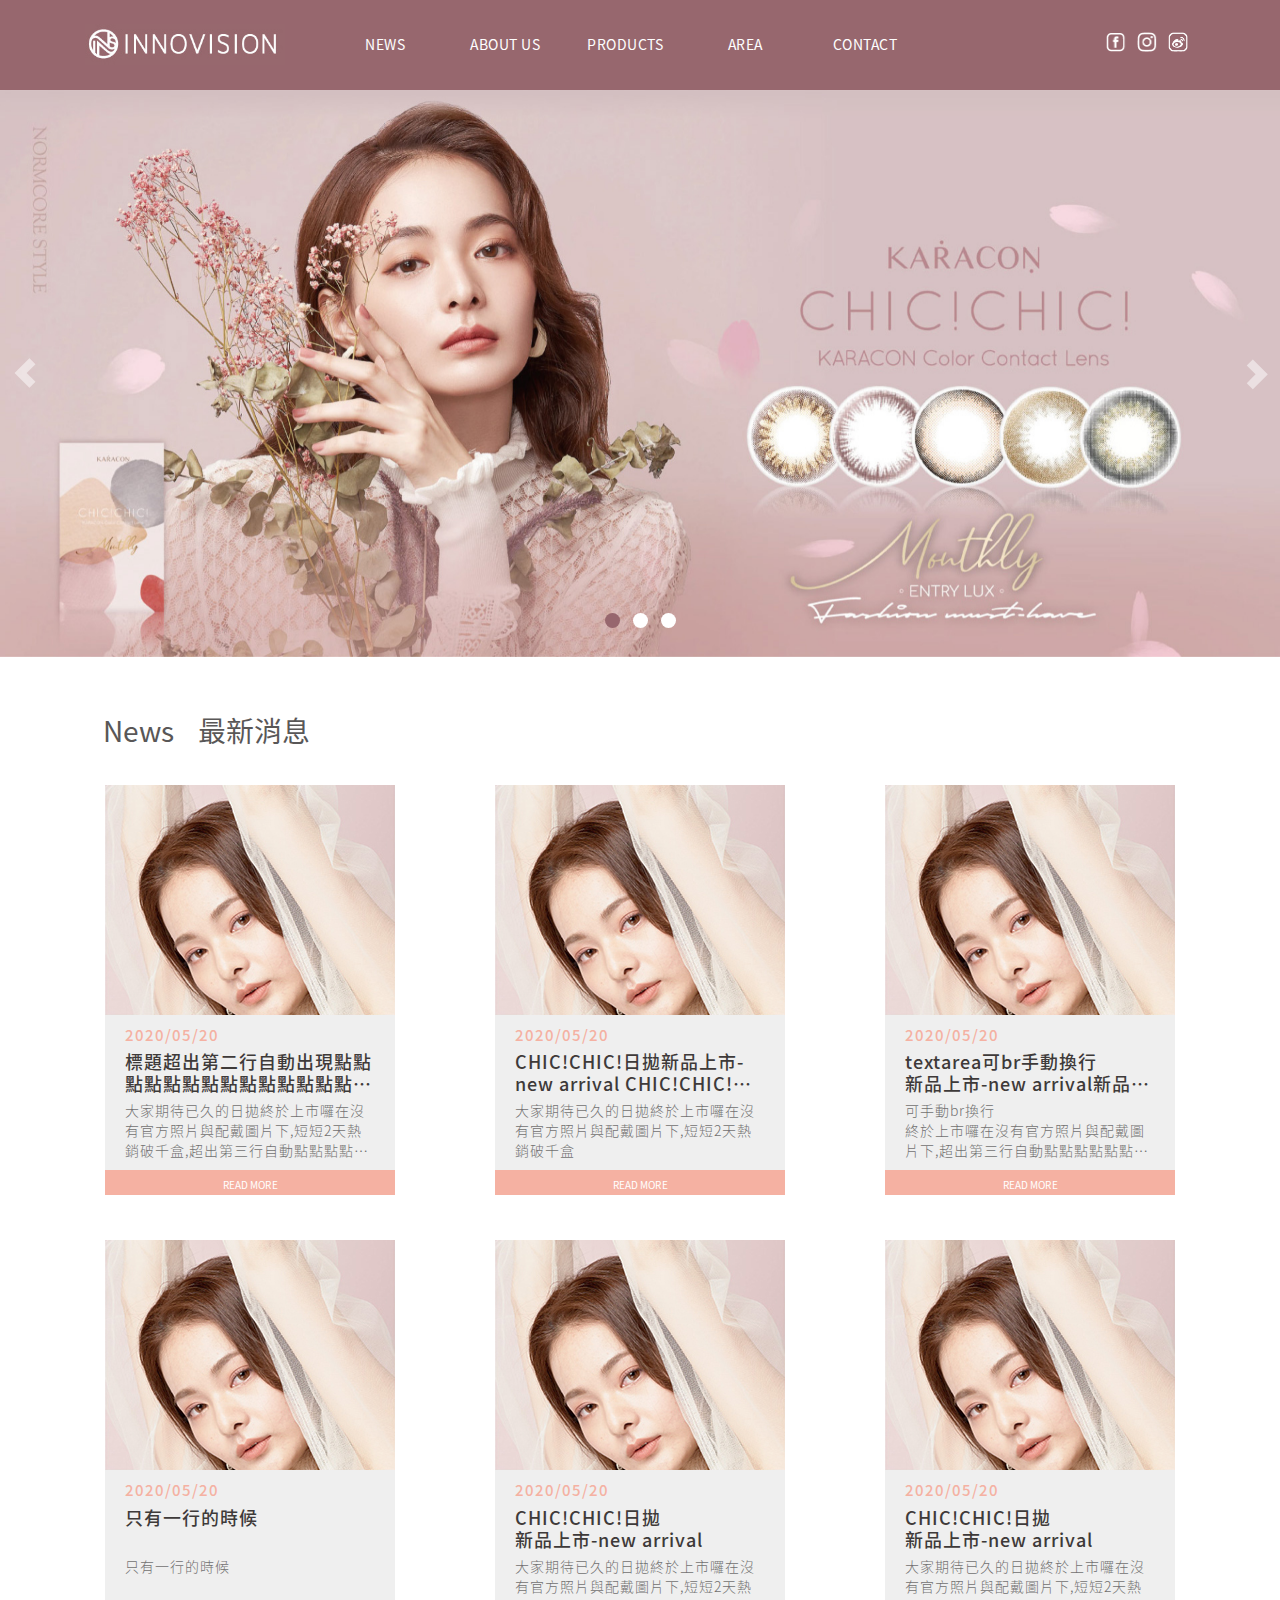
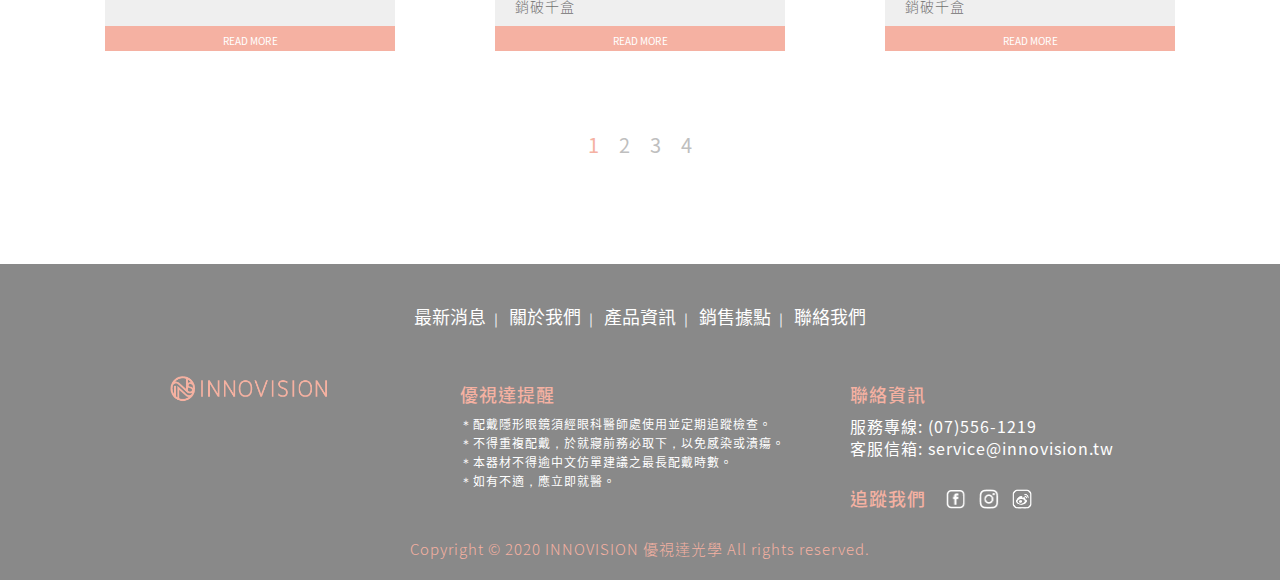
<file: news.html>
<!DOCTYPE html>
<html>
  <head>
    <meta charset="utf-8">
    <meta http-equiv="X-UA-Compatible" content="IE=edge">
    <meta name="viewport" content="width=device-width, initial-scale=1">
    <title>INNOVISION 優視達</title>
    <script src="js/jquery.min.js"></script>
    <script src="bootstrap/js/bootstrap.min.js"></script>   
    <script src="bootstrap/js/hammer.min.js"></script><!--支援ad手機左右活動-->
    <script src="bootstrap/js/jquery.hammer.js"></script> <!--支援ad手機左右活動-->  

    <link rel="icon" href="images/all/favicon.ico" type="image/x-icon"/>
    <link rel="shortcut icon" href="images/all/favicon.ico" type="image/x-icon"/>
    <link href="bootstrap/css/bootstrap.min.css" rel="stylesheet">
    <link href="css/all.css" rel="stylesheet">
    <!--<link href="css/index.css" rel="stylesheet">-->
    <!--[if lt IE 9]>
      <script src="https://oss.maxcdn.com/html5shiv/3.7.2/html5shiv.min.js"></script>
      <script src="https://oss.maxcdn.com/respond/1.4.2/respond.min.js"></script>
    <![endif]-->
    <script>

    $(document).ready(function(){ 
      $.get("commonNav.html", function(data) {
      $(".commonNav").html(data);
      });
    });  

    $(document).ready(function(){ 
      $.get("footer.html", function(data) {
      $(".footer").html(data);
      });
    });  

    </script>

  </head>
  <body>
    <div class="wrapper">
      <div class="commonNav">
        
      </div><!--commonNav-->
      <div class="newsDiv">
        <div class="container">
          <div class="row">
            <div class="col-xs-12">
              <h3><span class="tit-L">News&nbsp;&nbsp;&nbsp;&nbsp;</span>最新消息<br/><span class="tit-S">News</span></h3>
            </div>
          </div><!--row-->
          <div class="row">
            <div class="col-xs-12 col-sm-6 col-md-4 newsBox">
              <div class="news-listImg">
                <img src="images/news/news-listImg.jpg">
              </div>
              <div class="news-listDetail">
                <span class="news-date">2020/05/20</span>
                <h6>標題超出第二行自動出現點點點點點點點點點點點點點點點點點點</h6>
                <p>大家期待已久的日拋終於上市囉在沒有官方照片與配戴圖片下,短短2天熱銷破千盒,超出第三行自動點點點點點點</p>
              </div><!--news-listDetail-->
              <a href="newsPage.html" target="_self" class="moreBtn"><span>READ MORE</span></a>
            </div><!--newsBox-->
            <div class="col-xs-12 col-sm-6 col-md-4 newsBox">
              <div class="news-listImg">
                <img src="images/news/news-listImg.jpg">
              </div>
              <div class="news-listDetail">
                <span class="news-date">2020/05/20</span>
                <h6>CHIC!CHIC!日拋新品上市-new arrival CHIC!CHIC!日拋新品上市-new arrival</h6>
                <p>大家期待已久的日拋終於上市囉在沒有官方照片與配戴圖片下,短短2天熱銷破千盒</p>
              </div><!--news-listDetail-->
              <a href="newsPage.html" target="_self" class="moreBtn"><span>READ MORE</span></a>
            </div><!--newsBox-->
            <div class="col-xs-12 col-sm-6 col-md-4 newsBox">
              <div class="news-listImg">
                <img src="images/news/news-listImg.jpg">
              </div>
              <div class="news-listDetail">
                <span class="news-date">2020/05/20</span>
                <h6>textarea可br手動換行<br/>新品上市-new arrival新品上市-new arrival</h6>
                <p>可手動br換行<br/>終於上市囉在沒有官方照片與配戴圖片下,超出第三行自動點點點點點點點點點點</p>
              </div><!--news-listDetail-->
              <a href="newsPage.html" target="_self" class="moreBtn"><span>READ MORE</span></a>
            </div><!--newsBox-->
            <div class="col-xs-12 col-sm-6 col-md-4 newsBox">
              <div class="news-listImg">
                <img src="images/news/news-listImg.jpg">
              </div>
              <div class="news-listDetail">
                <span class="news-date">2020/05/20</span>
                <h6>只有一行的時候</h6>
                <p>只有一行的時候</p>
              </div><!--news-listDetail-->
              <a href="newsPage.html" target="_self" class="moreBtn"><span>READ MORE</span></a>
            </div><!--newsBox-->
            <div class="col-xs-12 col-sm-6 col-md-4 newsBox">
              <div class="news-listImg">
                <img src="images/news/news-listImg.jpg">
              </div>
              <div class="news-listDetail">
                <span class="news-date">2020/05/20</span>
                <h6>CHIC!CHIC!日拋<br/>新品上市-new arrival</h6>
                <p>大家期待已久的日拋終於上市囉在沒有官方照片與配戴圖片下,短短2天熱銷破千盒</p>
              </div><!--news-listDetail-->
              <a href="newsPage.html" target="_self" class="moreBtn"><span>READ MORE</span></a>
            </div><!--newsBox-->
            <div class="col-xs-12 col-sm-6 col-md-4 newsBox">
              <div class="news-listImg">
                <img src="images/news/news-listImg.jpg">
              </div>
              <div class="news-listDetail">
                <span class="news-date">2020/05/20</span>
                <h6>CHIC!CHIC!日拋<br/>新品上市-new arrival</h6>
                <p>大家期待已久的日拋終於上市囉在沒有官方照片與配戴圖片下,短短2天熱銷破千盒</p>
              </div><!--news-listDetail-->
              <a href="newsPage.html" target="_self" class="moreBtn"><span>READ MORE</span></a>
            </div><!--newsBox-->

          </div><!--row-->


          <div class="row">
            <div class="col-xs-12 pageBar">
              <a href="#" target="_self" class="pageBtn now">1</a>
              <a href="#" target="_self" class="pageBtn">2</a>
              <a href="#" target="_self" class="pageBtn">3</a>
              <a href="#" target="_self" class="pageBtn">4</a>
            </div><!--pageBar-->
          </div><!--row-->
        </div><!--container-->
      </div><!--end of newsDiv-->
      <div class="footer">

      </div><!--end of footer-->
    </div><!--end of wrapper-->

  </body>
</html>
</file>
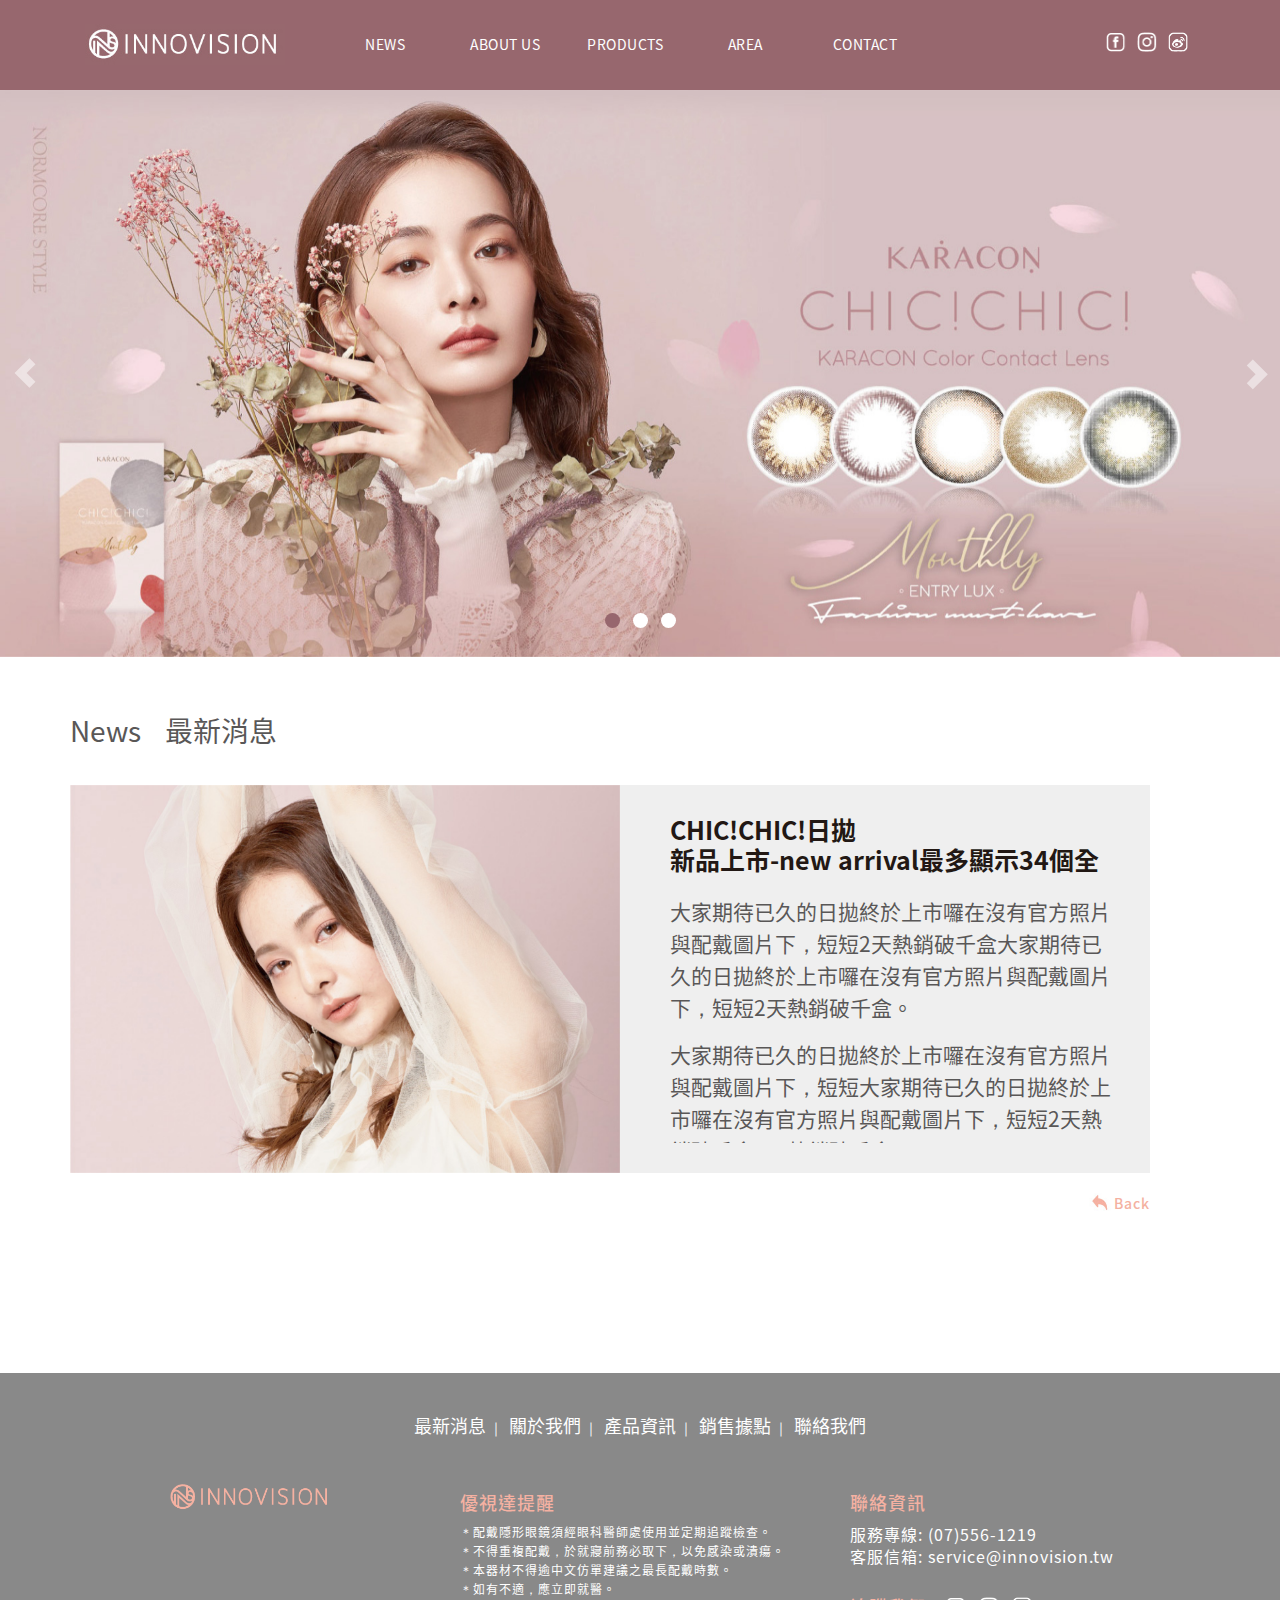
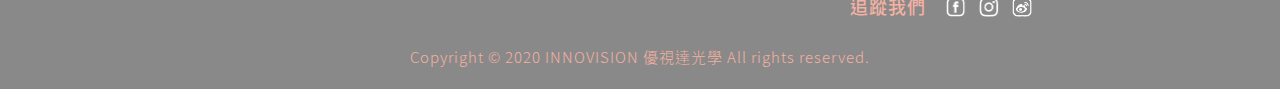
<file: newsPage.html>
<!DOCTYPE html>
<html>
  <head>
    <meta charset="utf-8">
    <meta http-equiv="X-UA-Compatible" content="IE=edge">
    <meta name="viewport" content="width=device-width, initial-scale=1">
    <title>INNOVISION 優視達</title>
    <script src="js/jquery.min.js"></script>
    <script src="bootstrap/js/bootstrap.min.js"></script>   
    <script src="bootstrap/js/hammer.min.js"></script><!--支援ad手機左右活動-->
    <script src="bootstrap/js/jquery.hammer.js"></script> <!--支援ad手機左右活動-->  

    <link rel="icon" href="images/all/favicon.ico" type="image/x-icon"/>
    <link rel="shortcut icon" href="images/all/favicon.ico" type="image/x-icon"/>
    <link href="bootstrap/css/bootstrap.min.css" rel="stylesheet">
    <link href="css/all.css" rel="stylesheet">
    <!--<link href="css/index.css" rel="stylesheet">-->
    <!--[if lt IE 9]>
      <script src="https://oss.maxcdn.com/html5shiv/3.7.2/html5shiv.min.js"></script>
      <script src="https://oss.maxcdn.com/respond/1.4.2/respond.min.js"></script>
    <![endif]-->
    <script>

    $(document).ready(function(){ 
      $.get("commonNav.html", function(data) {
      $(".commonNav").html(data);
      });
    });  

    $(document).ready(function(){ 
      $.get("footer.html", function(data) {
      $(".footer").html(data);
      });
    });  

    </script>

  </head>
  <body>
    <div class="wrapper">
      <div class="commonNav">
        
      </div><!--commonNav-->
      <div class="newsPageDiv">
        <div class="container">
          <div class="row">
            <div class="col-xs-12">
              <h3><span class="tit-L">News&nbsp;&nbsp;&nbsp;&nbsp;</span>最新消息<br/><span class="tit-S">News</span></h3>
            </div>
          </div><!--row-->
          <div class="row newsRow">
            <div class="col-xs-12 col-md-6 newsImg">
              <div class="carousel slide" data-ride="carousel">
                <!-- Wrapper for slides -->
                <div class="carousel-inner" role="listbox">
                  <div class="item img1 active">
                    <img src="images/news/news-pageImg.jpg">
                  </div>
                  <div class="item img2">
                    <img src="images/news/news-pageImg.jpg">
                  </div>
                  <div class="item img3">
                    <img src="images/news/news-pageImg.jpg">
                  </div>
                </div>
              </div><!--carousel-->
            </div><!--newsImg-->
            <div class="col-xs-12 col-md-6 newsDetail">
              <h6>CHIC!CHIC!日拋<br/>新品上市-new arrival最多顯示34個全形字</h6>
              <div class="scrollBox">
                <p>大家期待已久的日拋終於上市囉在沒有官方照片與配戴圖片下，短短2天熱銷破千盒大家期待已久的日拋終於上市囉在沒有官方照片與配戴圖片下，短短2天熱銷破千盒。</p>
                <p>大家期待已久的日拋終於上市囉在沒有官方照片與配戴圖片下，短短大家期待已久的日拋終於上市囉在沒有官方照片與配戴圖片下，短短2天熱銷破千盒2天熱銷破千盒。</p>
                <p>手機版不使用捲軸，直接顯示全部文字</p>
              </div><!--scrollBox-->
              <a href="news.html" class="backBtn">Back</a>
            </div><!--newsDetail-->
          </div><!--row-->
        </div><!--container-->
      </div><!--end of newsPageDiv-->
      <div class="footer">

      </div><!--end of footer-->
    </div><!--end of wrapper-->

  </body>
</html>
</file>
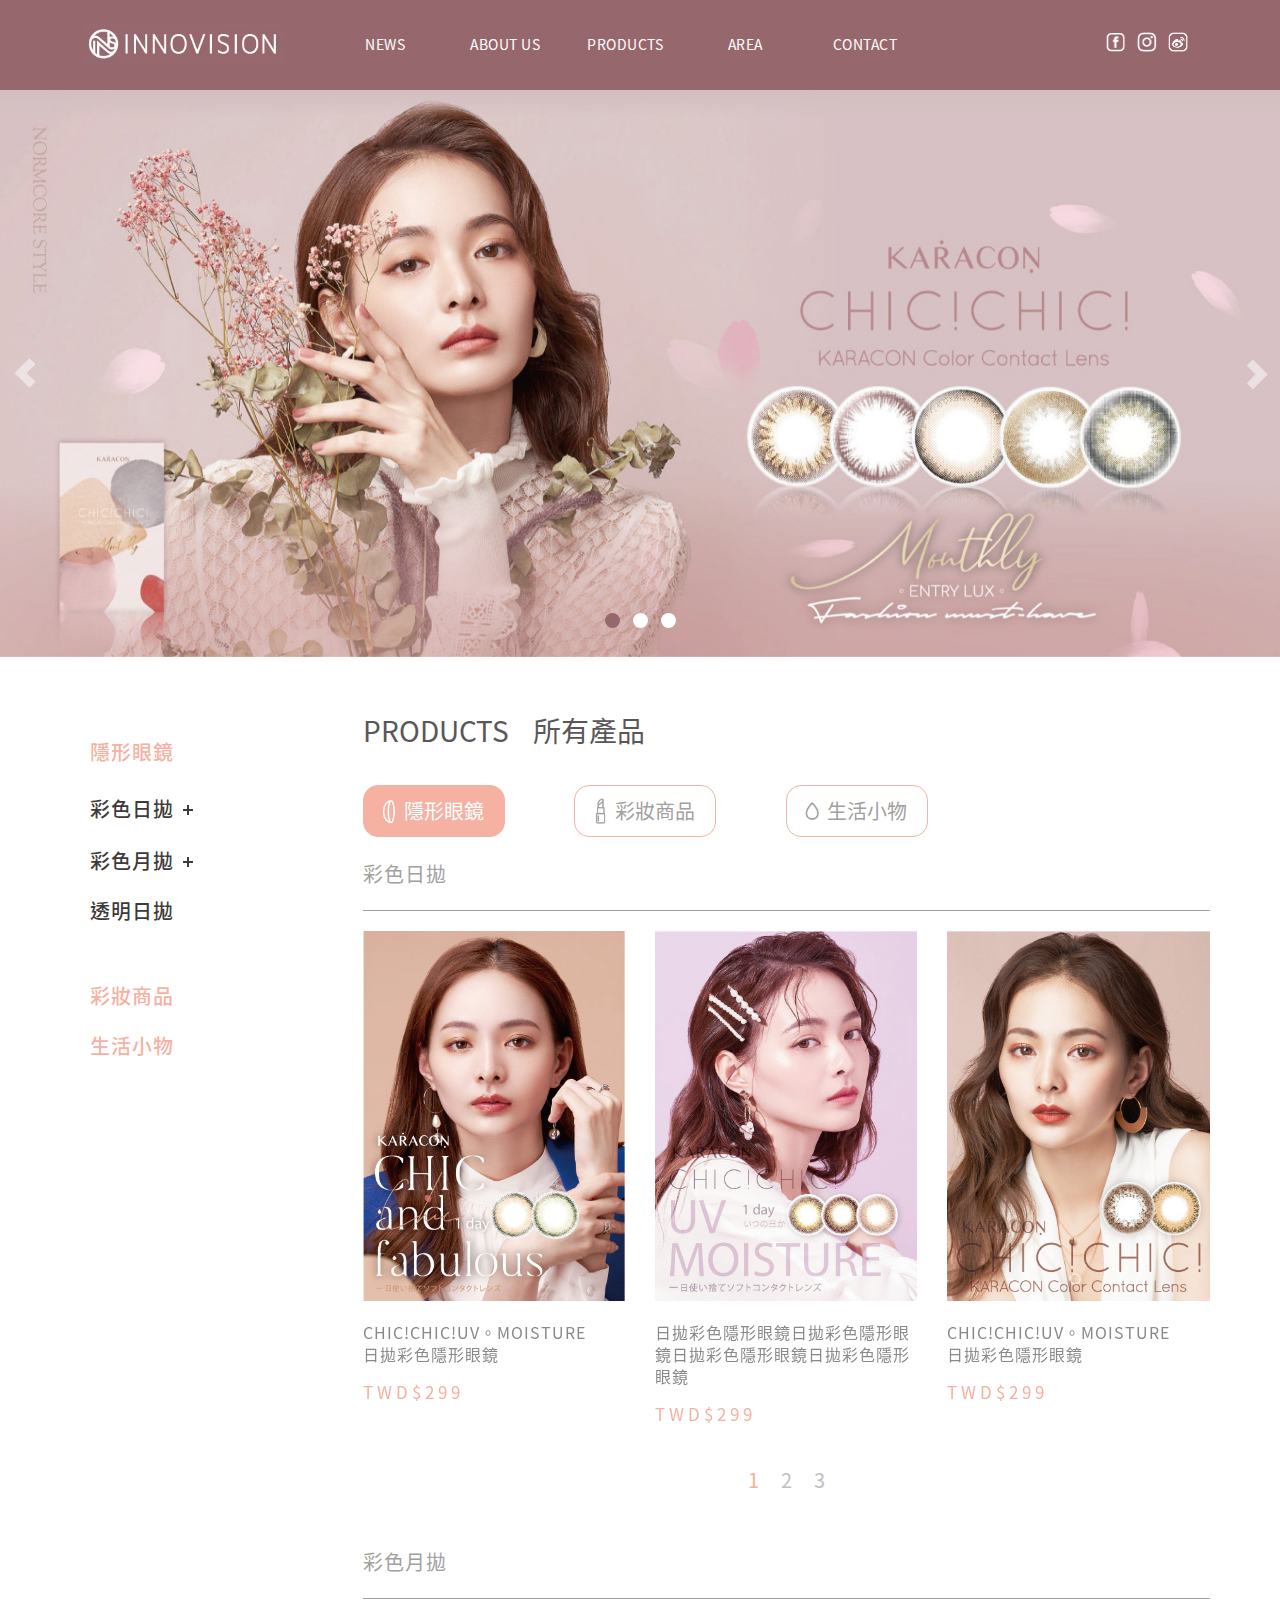
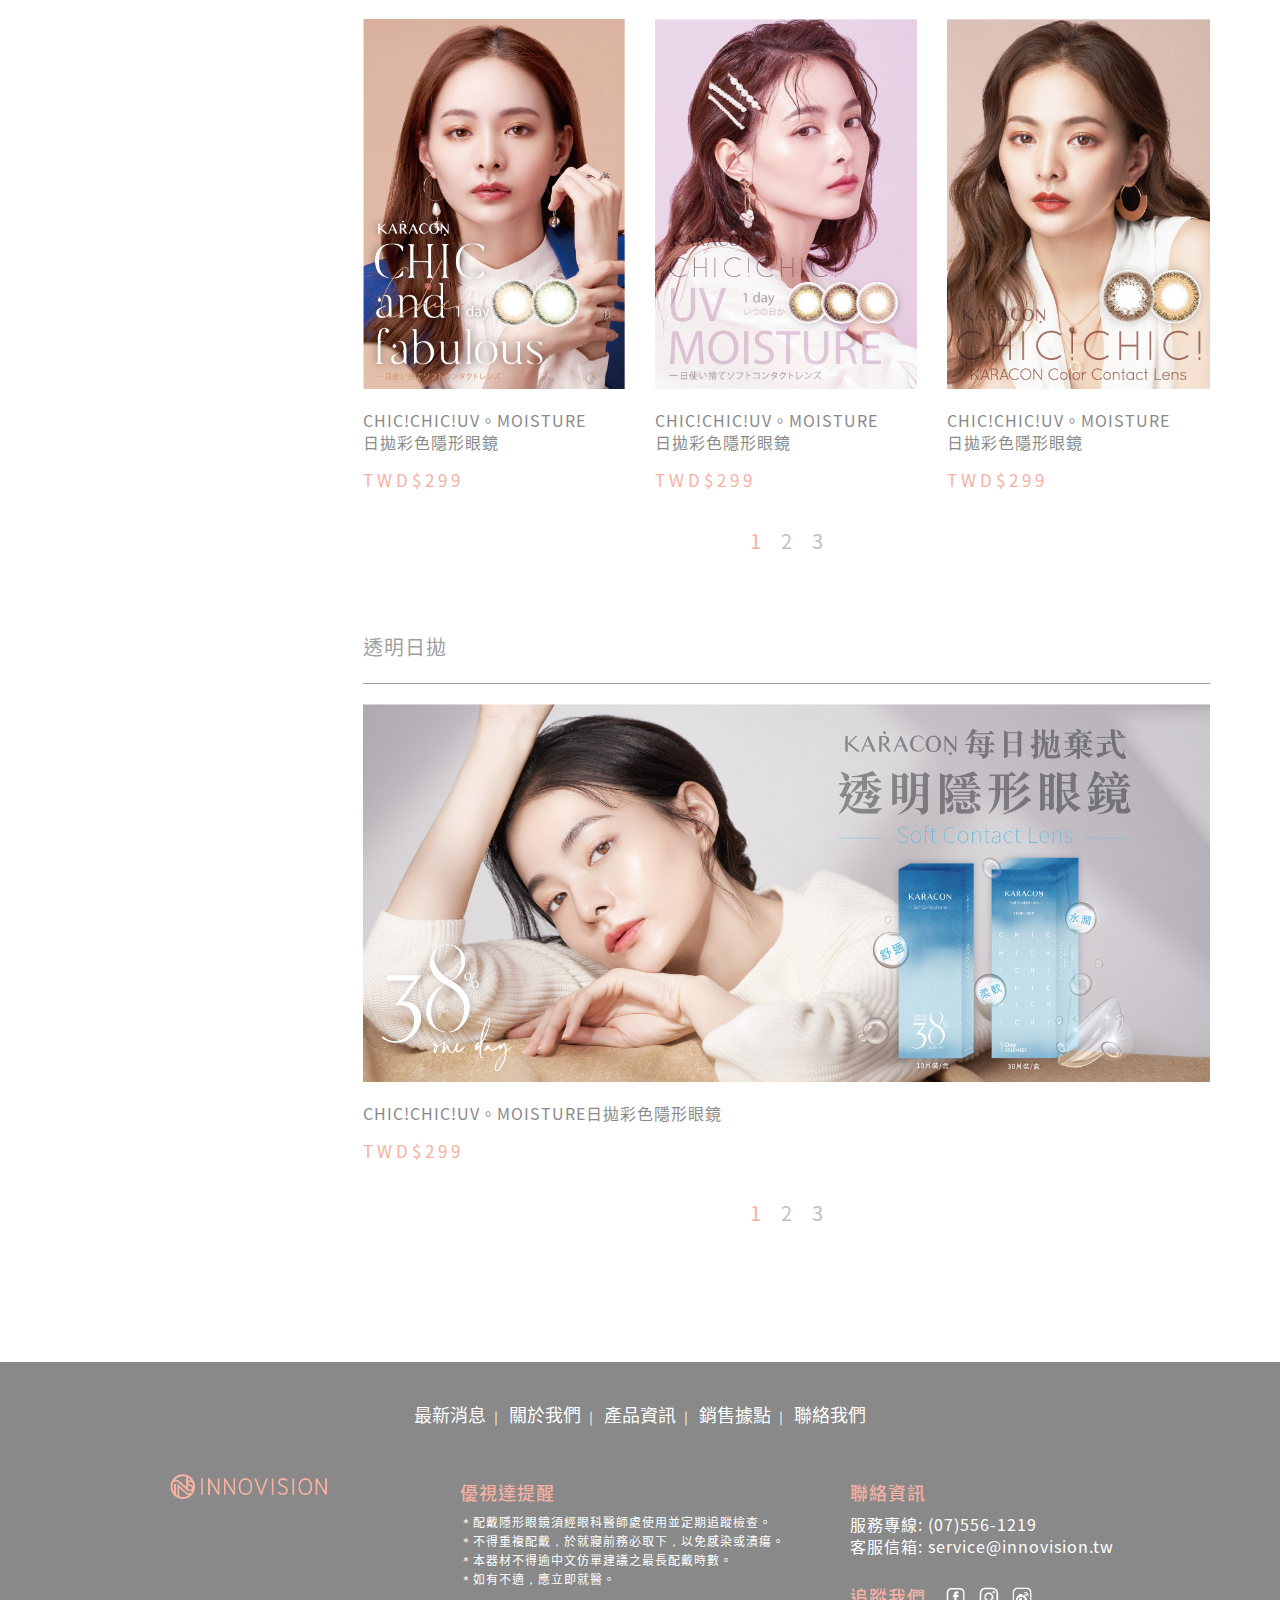
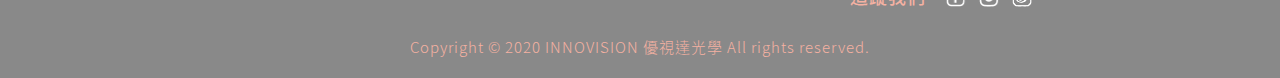
<file: product 拷貝.html>
<!DOCTYPE html>
<html>
  <head>
    <meta charset="utf-8">
    <meta http-equiv="X-UA-Compatible" content="IE=edge">
    <meta name="viewport" content="width=device-width, initial-scale=1">
    <title>INNOVISION 優視達</title>
    <script src="js/jquery.min.js"></script>
    <script src="bootstrap/js/bootstrap.min.js"></script>   
    <script src="bootstrap/js/hammer.min.js"></script><!--支援ad手機左右活動-->
    <script src="bootstrap/js/jquery.hammer.js"></script> <!--支援ad手機左右活動-->  

    <link rel="icon" href="images/all/favicon.ico" type="image/x-icon"/>
    <link rel="shortcut icon" href="images/all/favicon.ico" type="image/x-icon"/>
    <link href="bootstrap/css/bootstrap.min.css" rel="stylesheet">
    <link href="css/all.css" rel="stylesheet">
    <!--<link href="css/index.css" rel="stylesheet">-->
    <!--[if lt IE 9]>
      <script src="https://oss.maxcdn.com/html5shiv/3.7.2/html5shiv.min.js"></script>
      <script src="https://oss.maxcdn.com/respond/1.4.2/respond.min.js"></script>
    <![endif]-->
    <script>

    $(document).ready(function(){ 
      $.get("commonNav.html", function(data) {
      $(".commonNav").html(data);
      });
    });  

    $(document).ready(function(){ 
      $.get("productNav.html", function(data) {
      $(".productNav").html(data);
      });
    }); 

    $(document).ready(function(){ 
      $.get("footer.html", function(data) {
      $(".footer").html(data);
      });
    });  

    </script>

  </head>
  <body>
    <div class="wrapper">
      <div class="commonNav">
        
      </div><!--commonNav-->
      <div class="productDiv">
        <div class="container">
          <div class="productNav"><!--productNav.html-->

          </div><!--productNav.html-->
          <div class="row pro-content">
            <div class="col-xs-12 col-md-9 col-md-offset-3">
              <h6>彩色日拋</h6>
              <script type="text/javascript">
                // AD手機滑動-491px以上
                $(function(){
                  $('#product-1').hammer().on('swipeleft', function(){  
                      $(this).carousel('next');  
                  });  
                  
                  $('#product-1').hammer().on('swiperight', function(){  
                      $(this).carousel('prev');  
                  });  
                });
                // AD手機滑動-490px以下
                $(function(){
                  $('#product-1-m').hammer().on('swipeleft', function(){  
                      $(this).carousel('next');  
                  });  
                  
                  $('#product-1-m').hammer().on('swiperight', function(){  
                      $(this).carousel('prev');  
                  });  
                });
              </script>
              <!--491px以上顯示product-1-->
              <div id="product-1" class="carousel slide" data-ride="">
                <!-- Indicators -->
                <ol class="carousel-indicators">
                  <li data-target="#product-1" data-slide-to="0" class="active">1</li>
                  <li data-target="#product-1" data-slide-to="1" class="">2</li>
                  <li data-target="#product-1" data-slide-to="2" class="">3</li>
                </ol>
                <!-- Wrapper for slides -->
                <div class="carousel-inner" role="listbox">
                  <div class="row item active">
                    <div class="col-xs-4 box">
                      <a href="productList.html" target="_self" class="listBox">
                        <div class="imgBox">
                          <img src="images/product/img-product-1-L.jpg" class="img-lg">
                          <img src="images/product/img-product-3-L-hover.jpg" class="img-lg-hover">
                        </div>
                        <div class="btnBox">
                          CHIC!CHIC!UV。MOISTURE<br/>日拋彩色隱形眼鏡
                        </div>
                        <div class="price">TWD$<span>299</span></div>
                      </a><!--listBox-->
                    </div>
                    <div class="col-xs-4 box">
                      <a href="productList.html" target="_self" class="listBox">
                        <div class="imgBox">
                          <img src="images/product/img-product-2-L.jpg" class="img-lg">
                          <img src="images/product/img-product-3-L-hover.jpg" class="img-lg-hover">
                        </div>
                        <div class="btnBox">
                          日拋彩色隱形眼鏡日拋彩色隱形眼鏡日拋彩色隱形眼鏡日拋彩色隱形眼鏡
                        </div>
                        <div class="price">TWD$<span>299</span></div>
                      </a><!--listBox-->
                    </div>
                    <div class="col-xs-4 box">
                      <a href="productList.html" target="_self" class="listBox">
                        <div class="imgBox">
                          <img src="images/product/img-product-3-L.jpg" class="img-lg">
                          <img src="images/product/img-product-3-L-hover.jpg" class="img-lg-hover">
                        </div>
                        <div class="btnBox">
                          CHIC!CHIC!UV。MOISTURE<br/>日拋彩色隱形眼鏡
                        </div>
                        <div class="price">TWD$<span>299</span></div>
                      </a><!--listBox-->
                    </div>
                  </div>
                  <div class="row item">
                    <div class="col-xs-4 box">
                      <a href="productList.html" target="_self" class="listBox">
                        <div class="imgBox">
                          <img src="images/product/img-product-1-L.jpg" class="img-lg">
                          <img src="images/product/img-product-3-L-hover.jpg" class="img-lg-hover">
                        </div>
                        <div class="btnBox">
                          CHIC!CHIC!UV。MOISTURE<br/>日拋彩色隱形眼鏡
                        </div>
                        <div class="price">TWD$<span>299</span></div>
                      </a><!--listBox-->
                    </div>
                    <div class="col-xs-4 box">
                      <a href="productList.html" target="_self" class="listBox">
                        <div class="imgBox">
                          <img src="images/product/img-product-2-L.jpg" class="img-lg">
                          <img src="images/product/img-product-3-L-hover.jpg" class="img-lg-hover">
                        </div>
                        <div class="btnBox">
                          CHIC!CHIC!UV。MOISTURE<br/>日拋彩色隱形眼鏡
                        </div>
                        <div class="price">TWD$<span>299</span></div>
                      </a><!--listBox-->
                    </div>
                    <div class="col-xs-4 box">
                      <a href="productList.html" target="_self" class="listBox">
                        <div class="imgBox">
                          <img src="images/product/img-product-3-L.jpg" class="img-lg">
                          <img src="images/product/img-product-3-L-hover.jpg" class="img-lg-hover">
                        </div>
                        <div class="btnBox">
                          CHIC!CHIC!UV。MOISTURE<br/>日拋彩色隱形眼鏡
                        </div>
                        <div class="price">TWD$<span>299</span></div>
                      </a><!--listBox-->
                    </div>
                  </div>
                  <div class="row item">
                    <div class="col-xs-4 box">
                      <a href="productList.html" target="_self" class="listBox">
                        <div class="imgBox">
                          <img src="images/product/img-product-1-L.jpg" class="img-lg">
                          <img src="images/product/img-product-3-L-hover.jpg" class="img-lg-hover">
                        </div>
                        <div class="btnBox">
                          CHIC!CHIC!UV。MOISTURE<br/>日拋彩色隱形眼鏡
                        </div>
                        <div class="price">TWD$<span>299</span></div>
                      </a><!--listBox-->
                    </div>
                    <div class="col-xs-4 box">
                      <a href="productList.html" target="_self" class="listBox">
                        <div class="imgBox">
                          <img src="images/product/img-product-2-L.jpg" class="img-lg">
                          <img src="images/product/img-product-3-L-hover.jpg" class="img-lg-hover">
                        </div>
                        <div class="btnBox">
                          CHIC!CHIC!UV。MOISTURE<br/>日拋彩色隱形眼鏡
                        </div>
                        <div class="price">TWD$<span>299</span></div>
                      </a><!--listBox-->
                    </div>
                    <div class="col-xs-4 box">
                      <a href="productList.html" target="_self" class="listBox">
                        <div class="imgBox">
                          <img src="images/product/img-product-3-L.jpg" class="img-lg">
                          <img src="images/product/img-product-3-L-hover.jpg" class="img-lg-hover">
                        </div>
                        <div class="btnBox">
                          CHIC!CHIC!UV。MOISTURE<br/>日拋彩色隱形眼鏡
                        </div>
                        <div class="price">TWD$<span>299</span></div>
                      </a><!--listBox-->
                    </div>
                  </div>
                </div>
              </div><!-- product-1 slide-->
              <!--490px以下顯示product-1-m-->
              <div id="product-1-m" class="carousel slide" data-ride="">
                <!-- Indicators -->
                <ol class="carousel-indicators">
                  <li data-target="#product-1-m" data-slide-to="0" class="active">1</li>
                  <li data-target="#product-1-m" data-slide-to="1" class="">2</li>
                  <li data-target="#product-1-m" data-slide-to="2" class="">3</li>
                </ol>
                <!-- Wrapper for slides -->
                <div class="carousel-inner" role="listbox">
                  <div class="row item active">
                    <div class="col-xs-6 box">
                      <a href="productList.html" target="_self" class="listBox">
                        <div class="imgBox">
                          <img src="images/product/img-product-1-L.jpg" class="img-lg">
                          <img src="images/product/img-product-3-L-hover.jpg" class="img-lg-hover">
                        </div>
                        <div class="btnBox">
                          CHIC!CHIC!UV。MOISTURE<br/>日拋彩色隱形眼鏡
                        </div>
                        <div class="price">TWD$<span>299</span></div>
                      </a><!--listBox-->
                    </div>
                    <div class="col-xs-6 box">
                      <a href="productList.html" target="_self" class="listBox">
                        <div class="imgBox">
                          <img src="images/product/img-product-3-L.jpg" class="img-lg">
                          <img src="images/product/img-product-3-L-hover.jpg" class="img-lg-hover">
                        </div>
                        <div class="btnBox">
                          日拋彩色隱形眼鏡日拋彩色隱形眼鏡日拋彩色隱形眼鏡日拋彩色隱形眼鏡
                        </div>
                        <div class="price">TWD$<span>299</span></div>
                      </a><!--listBox-->
                    </div>
                  </div>
                  <div class="row item">
                    <div class="col-xs-6 box">
                      <a href="productList.html" target="_self" class="listBox">
                        <div class="imgBox">
                          <img src="images/product/img-product-1-L.jpg" class="img-lg">
                          <img src="images/product/img-product-3-L-hover.jpg" class="img-lg-hover">
                        </div>
                        <div class="btnBox">
                          CHIC!CHIC!UV。MOISTURE<br/>日拋彩色隱形眼鏡
                        </div>
                        <div class="price">TWD$<span>299</span></div>
                      </a><!--listBox-->
                    </div>
                    <div class="col-xs-6 box">
                      <a href="productList.html" target="_self" class="listBox">
                        <div class="imgBox">
                          <img src="images/product/img-product-3-L.jpg" class="img-lg">
                          <img src="images/product/img-product-3-L-hover.jpg" class="img-lg-hover">
                        </div>
                        <div class="btnBox">
                          CHIC!CHIC!UV。MOISTURE<br/>日拋彩色隱形眼鏡
                        </div>
                        <div class="price">TWD$<span>299</span></div>
                      </a><!--listBox-->
                    </div>
                  </div>
                  <div class="row item">
                    <div class="col-xs-6 box">
                      <a href="productList.html" target="_self" class="listBox">
                        <div class="imgBox">
                          <img src="images/product/img-product-1-L.jpg" class="img-lg">
                          <img src="images/product/img-product-3-L-hover.jpg" class="img-lg-hover">
                        </div>
                        <div class="btnBox">
                          CHIC!CHIC!UV。MOISTURE<br/>日拋彩色隱形眼鏡
                        </div>
                        <div class="price">TWD$<span>299</span></div>
                      </a><!--listBox-->
                    </div>
                    <div class="col-xs-6 box">
                      <a href="productList.html" target="_self" class="listBox">
                        <div class="imgBox">
                          <img src="images/product/img-product-3-L.jpg" class="img-lg">
                          <img src="images/product/img-product-3-L-hover.jpg" class="img-lg-hover">
                        </div>
                        <div class="btnBox">
                          CHIC!CHIC!UV。MOISTURE<br/>日拋彩色隱形眼鏡
                        </div>
                        <div class="price">TWD$<span>299</span></div>
                      </a><!--listBox-->
                    </div>
                  </div>
                </div>
              </div><!-- product-1-m slide-->
            </div>
            <div class="col-xs-12 col-md-9 col-md-offset-3">
              <h6>彩色月拋</h6>
              <div class="row row-pc">
                <div class="col-xs-4 box">
                  <a href="productList.html" target="_self" class="listBox">
                    <div class="imgBox">
                      <img src="images/product/img-product-1-L.jpg" class="img-lg">
                      <img src="images/product/img-product-3-L-hover.jpg" class="img-lg-hover">
                    </div>
                    <div class="btnBox">
                      CHIC!CHIC!UV。MOISTURE<br/>日拋彩色隱形眼鏡
                    </div>
                    <div class="price">TWD$<span>299</span></div>
                  </a><!--listBox-->
                </div><!--box-->
                <div class="col-xs-4 box">
                  <a href="productList.html" target="_self" class="listBox">
                    <div class="imgBox">
                      <img src="images/product/img-product-2-L.jpg" class="img-lg">
                      <img src="images/product/img-product-3-L-hover.jpg" class="img-lg-hover">
                    </div>
                    <div class="btnBox">
                      CHIC!CHIC!UV。MOISTURE<br/>日拋彩色隱形眼鏡
                    </div>
                    <div class="price">TWD$<span>299</span></div>
                  </a><!--listBox-->
                </div><!--box-->
                <div class="col-xs-4 box">
                  <a href="productList.html" target="_self" class="listBox">
                    <div class="imgBox">
                      <img src="images/product/img-product-3-L.jpg" class="img-lg">
                      <img src="images/product/img-product-3-L-hover.jpg" class="img-lg-hover">
                    </div>
                    <div class="btnBox">
                      CHIC!CHIC!UV。MOISTURE<br/>日拋彩色隱形眼鏡
                    </div>
                    <div class="price">TWD$<span>299</span></div>
                  </a><!--listBox-->
                </div><!--box-->
                <div class="col-xs-12 pageBar">
                  <a href="#" target="_self" class="pageBtn now">1</a>
                  <a href="#" target="_self" class="pageBtn">2</a>
                  <a href="#" target="_self" class="pageBtn">3</a>
                </div>
              </div><!--row-pc-->
              <div class="row row-m">
                <div class="col-xs-6 box">
                  <a href="productList.html" target="_self" class="listBox">
                    <div class="imgBox">
                      <img src="images/product/img-product-1-L.jpg" class="img-lg">
                      <img src="images/product/img-product-3-L-hover.jpg" class="img-lg-hover">
                    </div>
                    <div class="btnBox">
                      CHIC!CHIC!UV。MOISTURE<br/>日拋彩色隱形眼鏡
                    </div>
                    <div class="price">TWD$<span>299</span></div>
                  </a><!--listBox-->
                </div><!--box-->
                <div class="col-xs-6 box">
                  <a href="productList.html" target="_self" class="listBox">
                    <div class="imgBox">
                      <img src="images/product/img-product-3-L.jpg" class="img-lg">
                      <img src="images/product/img-product-3-L-hover.jpg" class="img-lg-hover">
                    </div>
                    <div class="btnBox">
                      CHIC!CHIC!UV。MOISTURE<br/>日拋彩色隱形眼鏡
                    </div>
                    <div class="price">TWD$<span>299</span></div>
                  </a><!--listBox-->
                </div><!--box-->
                <div class="col-xs-12 pageBar">
                  <a href="#" target="_self" class="pageBtn now">1</a>
                  <a href="#" target="_self" class="pageBtn">2</a>
                  <a href="#" target="_self" class="pageBtn">3</a>
                </div>
              </div><!--row-m-->
            </div>
            <div class="col-xs-12 col-md-9 col-md-offset-3">
              <h6>透明日拋</h6>
              <div class="box">
                  <a href="productIntro.html" target="_self" class="listBox">
                    <div class="imgBox">
                      <img src="images/product/img-product-banner1.jpg" class="img-lg">
                    </div>
                    <div class="btnBox">
                      CHIC!CHIC!UV。MOISTURE日拋彩色隱形眼鏡
                    </div>
                    <div class="price">TWD$<span>299</span></div>
                  </a><!--listBox-->
                </div><!--box-->
                <div class="col-xs-12 pageBar">
                  <a href="#" target="_self" class="pageBtn now">1</a>
                  <a href="#" target="_self" class="pageBtn">2</a>
                  <a href="#" target="_self" class="pageBtn">3</a>
                </div>
            </div>
          </div><!--row-->
        </div><!--container-->
      </div><!--end of productDiv-->
      <div class="footer">

      </div><!--end of footer-->
    </div><!--end of wrapper-->
  </body>
</html>
</file>
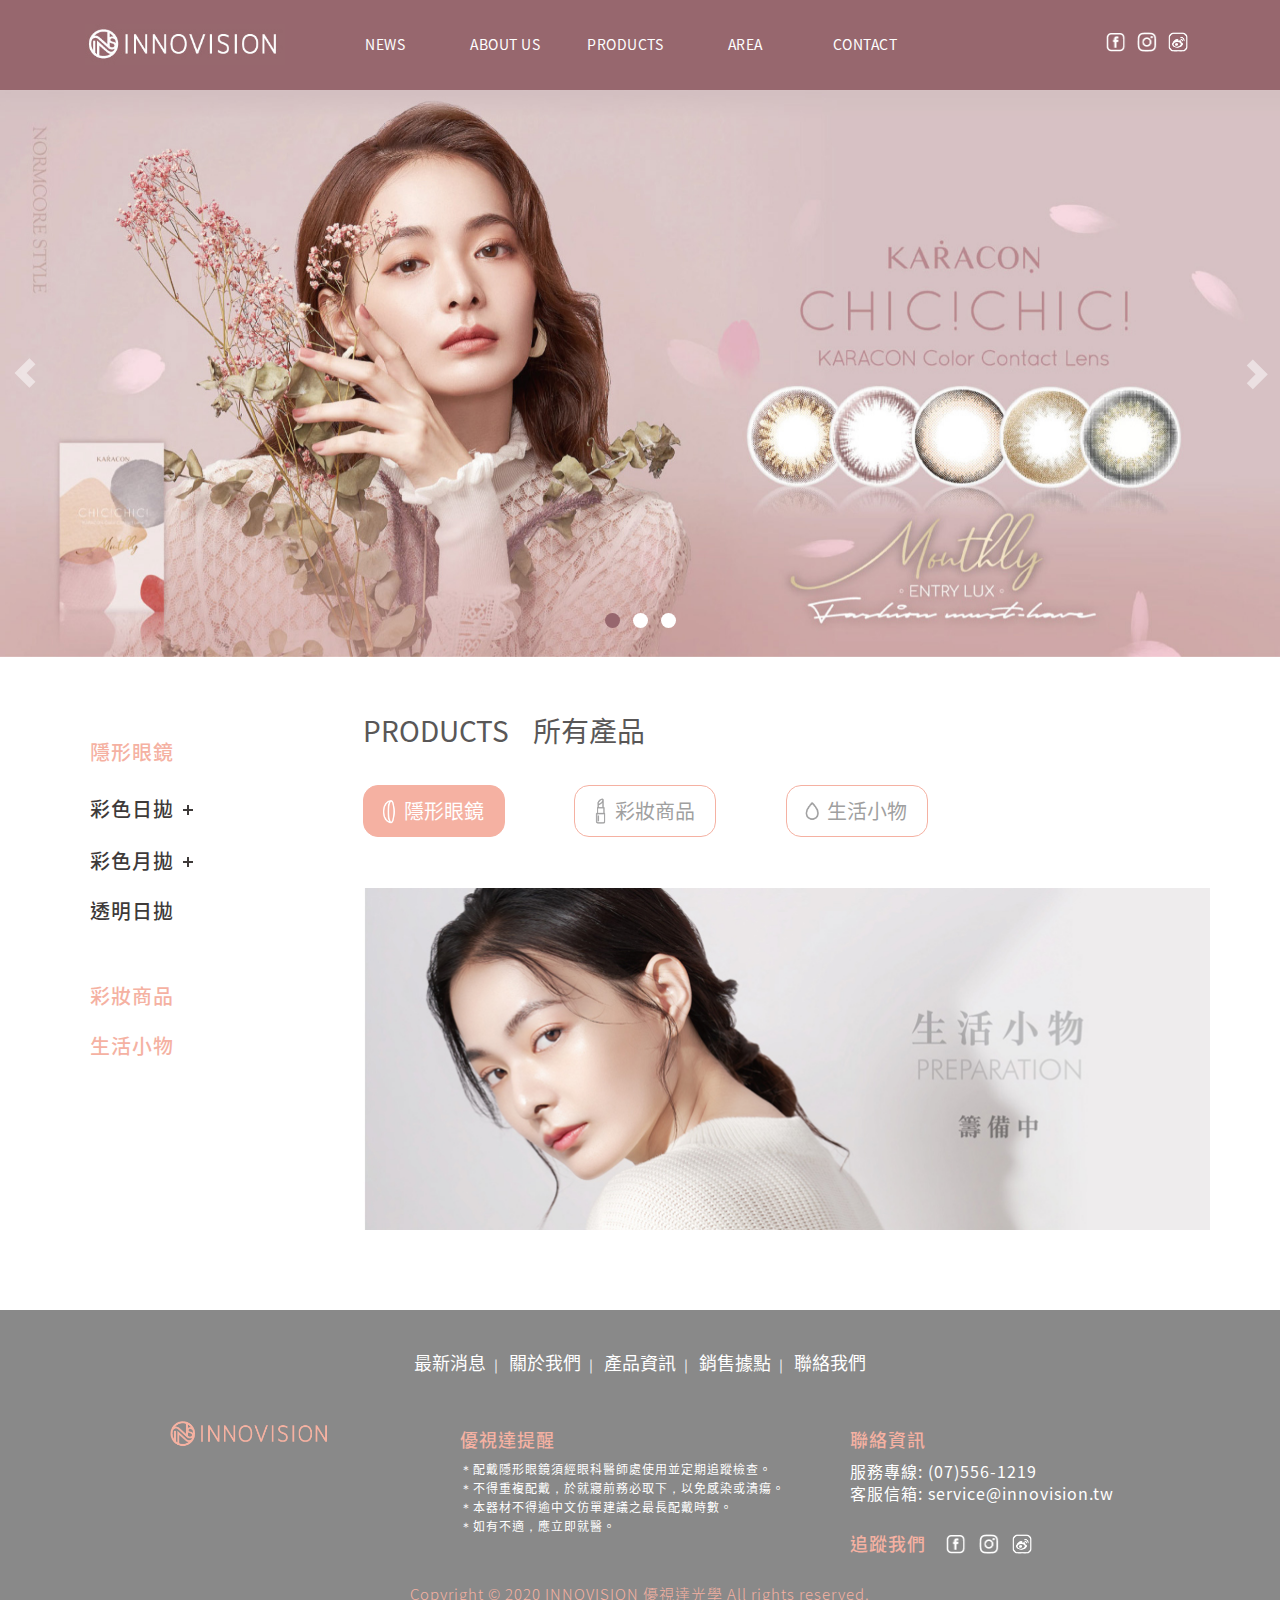
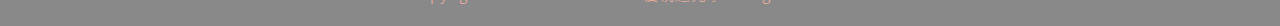
<file: product-life.html>
<!DOCTYPE html>
<html>
  <head>
    <meta charset="utf-8">
    <meta http-equiv="X-UA-Compatible" content="IE=edge">
    <meta name="viewport" content="width=device-width, initial-scale=1">
    <title>INNOVISION 優視達</title>
    <script src="js/jquery.min.js"></script>
    <script src="bootstrap/js/bootstrap.min.js"></script>   
    <script src="bootstrap/js/hammer.min.js"></script><!--支援ad手機左右活動-->
    <script src="bootstrap/js/jquery.hammer.js"></script> <!--支援ad手機左右活動-->  

    <link rel="icon" href="images/all/favicon.ico" type="image/x-icon"/>
    <link rel="shortcut icon" href="images/all/favicon.ico" type="image/x-icon"/>
    <link href="bootstrap/css/bootstrap.min.css" rel="stylesheet">
    <link href="css/all.css" rel="stylesheet">
    <!--<link href="css/index.css" rel="stylesheet">-->
    <!--[if lt IE 9]>
      <script src="https://oss.maxcdn.com/html5shiv/3.7.2/html5shiv.min.js"></script>
      <script src="https://oss.maxcdn.com/respond/1.4.2/respond.min.js"></script>
    <![endif]-->
    <script>

    $(document).ready(function(){ 
      $.get("commonNav.html", function(data) {
      $(".commonNav").html(data);
      });
    });  

    $(document).ready(function(){ 
      $.get("productNav.html", function(data) {
      $(".productNav").html(data);
      });
    }); 

    $(document).ready(function(){ 
      $.get("footer.html", function(data) {
      $(".footer").html(data);
      });
    });  

    </script>

  </head>
  <body>
    <div class="wrapper">
      <div class="commonNav">

      </div><!--commonNav-->
      <div class="productDiv">
        <div class="container">
          <div class="productNav"><!--productNav.html-->

          </div><!--productNav.html-->
          <div class="row pro-contentLife">
            <div class="col-xs-12 col-md-9 col-md-offset-3">
              <a href="#" target="_blank" class="lifeLink">
                <img src="images/product/img-life-banner.jpg">
              </a>

            </div>
          </div><!--row-->
        </div><!--container-->
      </div><!--end of productDiv-->
      <div class="footer">
        
      </div><!--end of footer-->
    </div><!--end of wrapper-->
  </body>
</html>
</file>
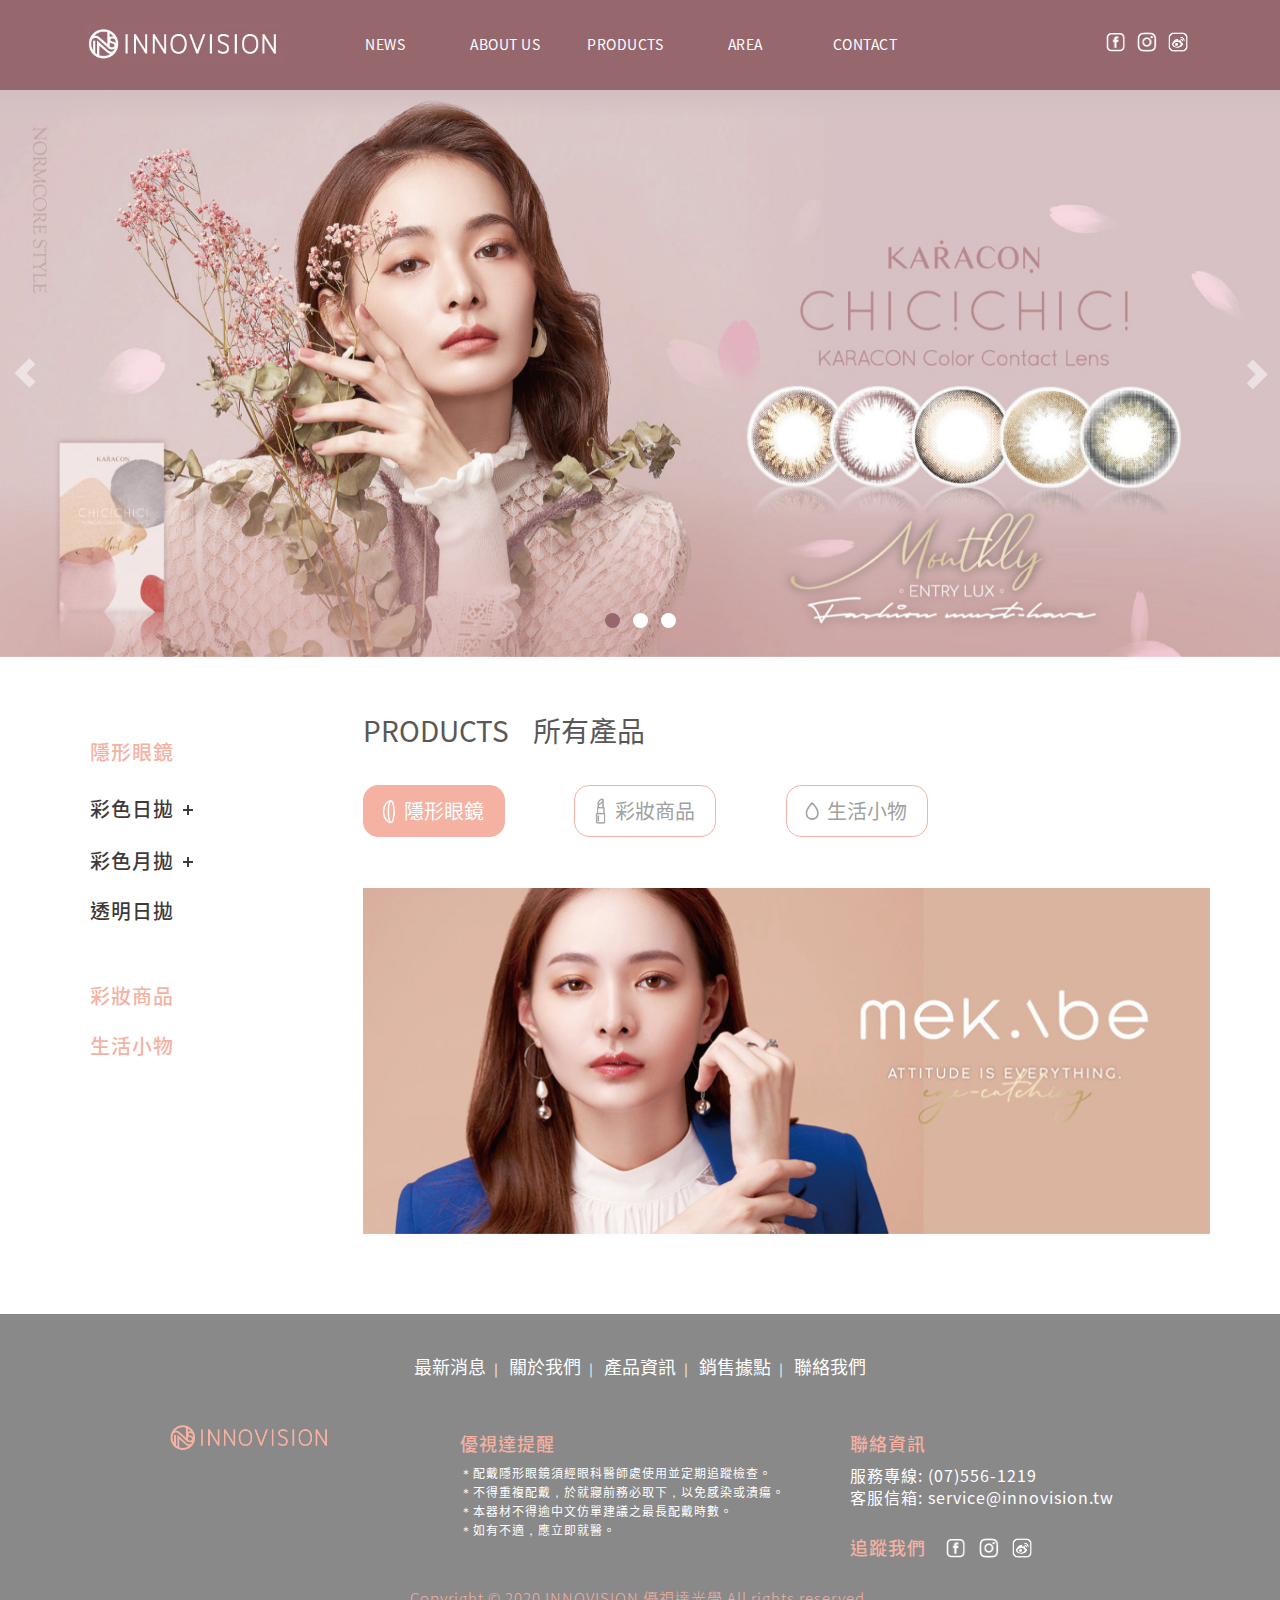
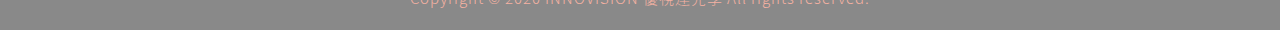
<file: product-makeup.html>
<!DOCTYPE html>
<html>
  <head>
    <meta charset="utf-8">
    <meta http-equiv="X-UA-Compatible" content="IE=edge">
    <meta name="viewport" content="width=device-width, initial-scale=1">
    <title>INNOVISION 優視達</title>
    <script src="js/jquery.min.js"></script>
    <script src="bootstrap/js/bootstrap.min.js"></script>   
    <script src="bootstrap/js/hammer.min.js"></script><!--支援ad手機左右活動-->
    <script src="bootstrap/js/jquery.hammer.js"></script> <!--支援ad手機左右活動-->  

    <link rel="icon" href="images/all/favicon.ico" type="image/x-icon"/>
    <link rel="shortcut icon" href="images/all/favicon.ico" type="image/x-icon"/>
    <link href="bootstrap/css/bootstrap.min.css" rel="stylesheet">
    <link href="css/all.css" rel="stylesheet">
    <!--<link href="css/index.css" rel="stylesheet">-->
    <!--[if lt IE 9]>
      <script src="https://oss.maxcdn.com/html5shiv/3.7.2/html5shiv.min.js"></script>
      <script src="https://oss.maxcdn.com/respond/1.4.2/respond.min.js"></script>
    <![endif]-->
    <script>

    $(document).ready(function(){ 
      $.get("commonNav.html", function(data) {
      $(".commonNav").html(data);
      });
    });  

    $(document).ready(function(){ 
      $.get("productNav.html", function(data) {
      $(".productNav").html(data);
      });
    }); 

    $(document).ready(function(){ 
      $.get("footer.html", function(data) {
      $(".footer").html(data);
      });
    });  

    </script>

  </head>
  <body>
    <div class="wrapper">
      <div class="commonNav">
        
      </div><!--commonNav-->
      <div class="productDiv">
        <div class="container">
          <div class="productNav"><!--productNav.html-->

          </div><!--productNav.html-->
          <div class="row pro-contentMakeup">
            <div class="col-xs-12 col-md-9 col-md-offset-3">
              <a href="#" target="_blank" class="makeupLink">
                <img src="images/product/img-makeup-banner.jpg">
              </a>

            </div>
          </div><!--row-->
        </div><!--container-->
      </div><!--end of productDiv-->
      <div class="footer">

      </div><!--end of footer-->
    </div><!--end of wrapper-->
  </body>
</html>
</file>
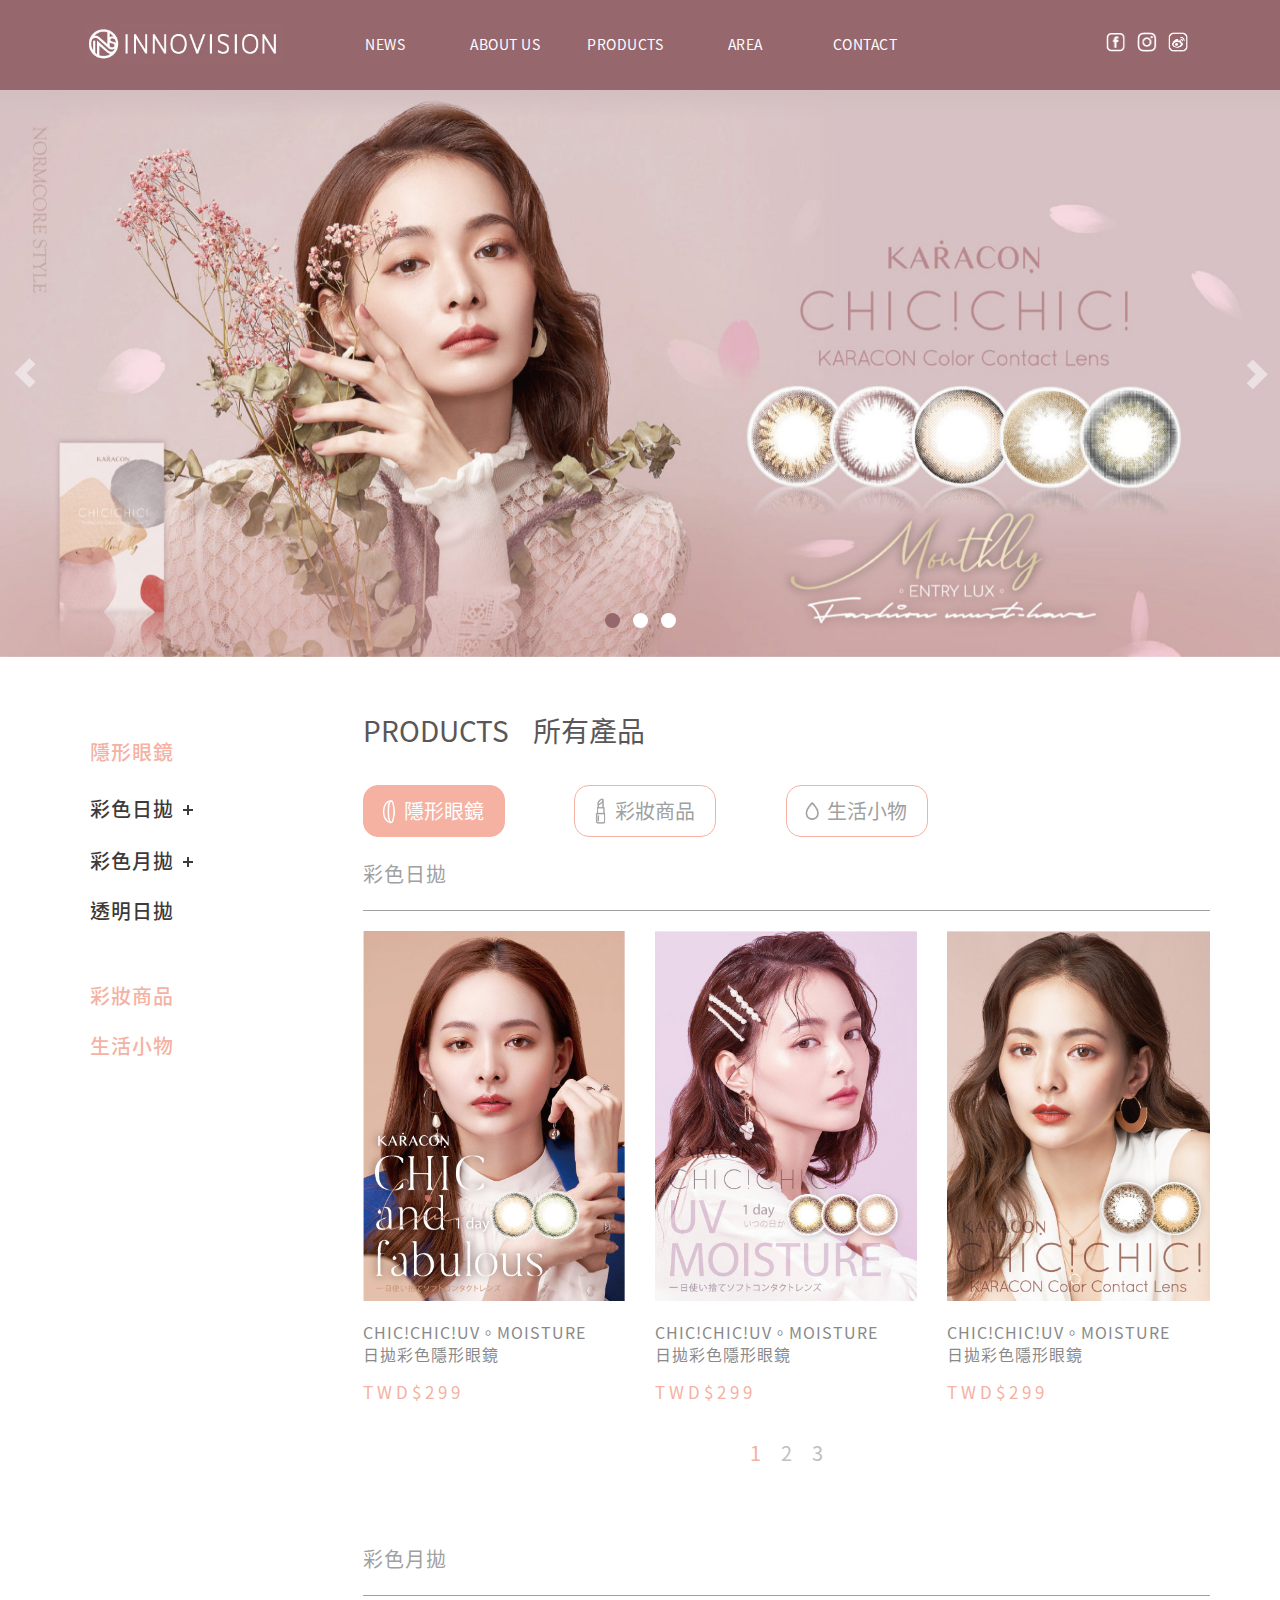
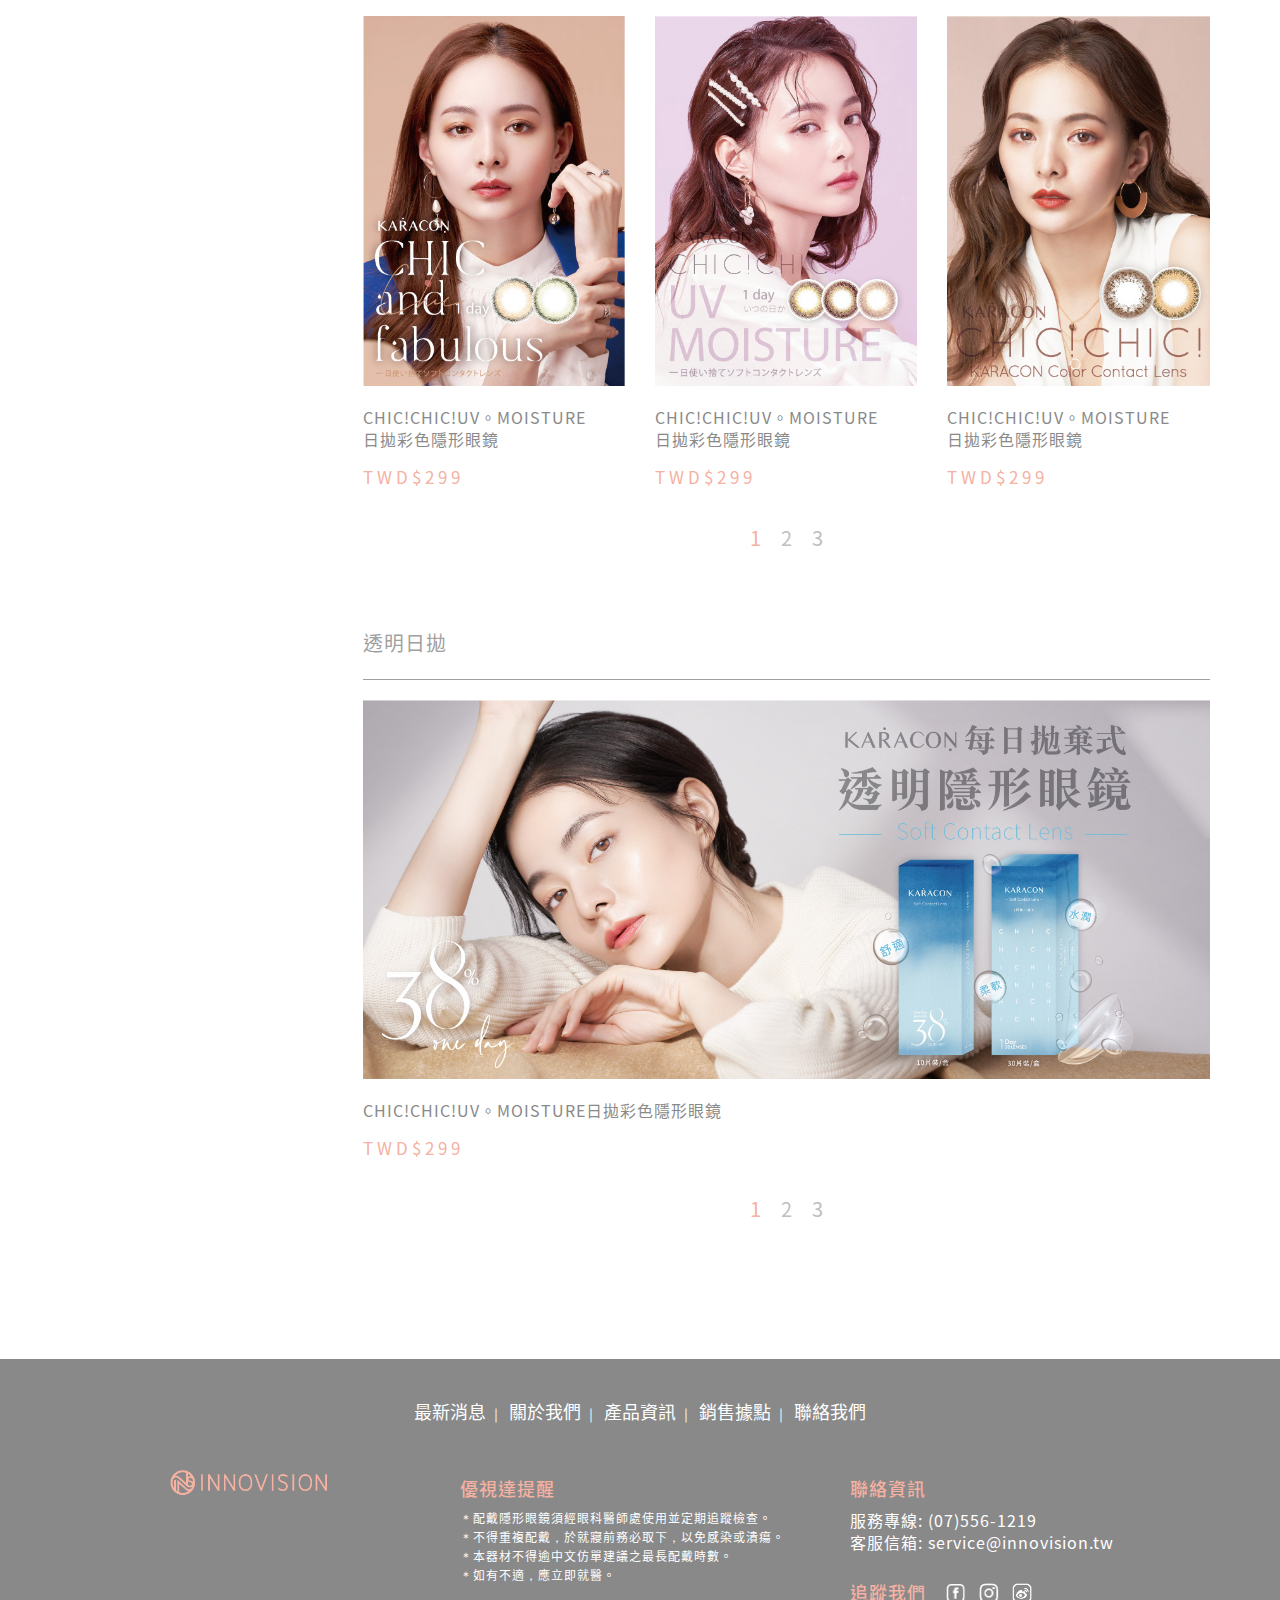
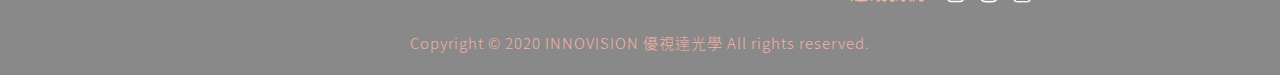
<file: product.html>
<!DOCTYPE html>
<html>
  <head>
    <meta charset="utf-8">
    <meta http-equiv="X-UA-Compatible" content="IE=edge">
    <meta name="viewport" content="width=device-width, initial-scale=1">
    <title>INNOVISION 優視達</title>
    <script src="js/jquery.min.js"></script>
    <script src="bootstrap/js/bootstrap.min.js"></script>   
    <script src="bootstrap/js/hammer.min.js"></script><!--支援ad手機左右活動-->
    <script src="bootstrap/js/jquery.hammer.js"></script> <!--支援ad手機左右活動-->  

    <link rel="icon" href="images/all/favicon.ico" type="image/x-icon"/>
    <link rel="shortcut icon" href="images/all/favicon.ico" type="image/x-icon"/>
    <link href="bootstrap/css/bootstrap.min.css" rel="stylesheet">
    <link href="css/all.css" rel="stylesheet">
    <!--<link href="css/index.css" rel="stylesheet">-->
    <!--[if lt IE 9]>
      <script src="https://oss.maxcdn.com/html5shiv/3.7.2/html5shiv.min.js"></script>
      <script src="https://oss.maxcdn.com/respond/1.4.2/respond.min.js"></script>
    <![endif]-->
    <script>

    $(document).ready(function(){ 
      $.get("commonNav.html", function(data) {
      $(".commonNav").html(data);
      });
    });  

    $(document).ready(function(){ 
      $.get("productNav.html", function(data) {
      $(".productNav").html(data);
      });
    }); 

    $(document).ready(function(){ 
      $.get("footer.html", function(data) {
      $(".footer").html(data);
      });
    });  

    </script>

  </head>
  <body>
    <div class="wrapper">
      <div class="commonNav">
        
      </div><!--commonNav-->
      <div class="productDiv">
        <div class="container">
          <div class="productNav"><!--productNav.html-->

          </div><!--productNav.html-->
          <div class="row pro-content">
            <div class="col-xs-12 col-md-9 col-md-offset-3">
              <h6>彩色日拋</h6>
              <div class="row row-pc">
                <div class="col-xs-4 box">
                  <a href="productList.html" target="_self" class="listBox">
                    <div class="imgBox">
                      <img src="images/product/img-product-1-L.jpg" class="img-lg">
                      <img src="images/product/img-product-3-L-hover.jpg" class="img-lg-hover">
                    </div>
                    <div class="btnBox">
                      CHIC!CHIC!UV。MOISTURE<br/>日拋彩色隱形眼鏡
                    </div>
                    <div class="price">TWD$<span>299</span></div>
                  </a><!--listBox-->
                </div><!--box-->
                <div class="col-xs-4 box">
                  <a href="productList.html" target="_self" class="listBox">
                    <div class="imgBox">
                      <img src="images/product/img-product-2-L.jpg" class="img-lg">
                      <img src="images/product/img-product-3-L-hover.jpg" class="img-lg-hover">
                    </div>
                    <div class="btnBox">
                      CHIC!CHIC!UV。MOISTURE<br/>日拋彩色隱形眼鏡
                    </div>
                    <div class="price">TWD$<span>299</span></div>
                  </a><!--listBox-->
                </div><!--box-->
                <div class="col-xs-4 box">
                  <a href="productList.html" target="_self" class="listBox">
                    <div class="imgBox">
                      <img src="images/product/img-product-3-L.jpg" class="img-lg">
                      <img src="images/product/img-product-3-L-hover.jpg" class="img-lg-hover">
                    </div>
                    <div class="btnBox">
                      CHIC!CHIC!UV。MOISTURE<br/>日拋彩色隱形眼鏡
                    </div>
                    <div class="price">TWD$<span>299</span></div>
                  </a><!--listBox-->
                </div><!--box-->
                <div class="col-xs-12 pageBar">
                  <a href="#" target="_self" class="pageBtn now">1</a>
                  <a href="#" target="_self" class="pageBtn">2</a>
                  <a href="#" target="_self" class="pageBtn">3</a>
                </div>
              </div><!--row-pc-->
              <div class="row row-m">
                <div class="col-xs-6 box">
                  <a href="productList.html" target="_self" class="listBox">
                    <div class="imgBox">
                      <img src="images/product/img-product-1-L.jpg" class="img-lg">
                      <img src="images/product/img-product-3-L-hover.jpg" class="img-lg-hover">
                    </div>
                    <div class="btnBox">
                      CHIC!CHIC!UV。MOISTURE<br/>日拋彩色隱形眼鏡
                    </div>
                    <div class="price">TWD$<span>299</span></div>
                  </a><!--listBox-->
                </div><!--box-->
                <div class="col-xs-6 box">
                  <a href="productList.html" target="_self" class="listBox">
                    <div class="imgBox">
                      <img src="images/product/img-product-3-L.jpg" class="img-lg">
                      <img src="images/product/img-product-3-L-hover.jpg" class="img-lg-hover">
                    </div>
                    <div class="btnBox">
                      CHIC!CHIC!UV。MOISTURE<br/>日拋彩色隱形眼鏡
                    </div>
                    <div class="price">TWD$<span>299</span></div>
                  </a><!--listBox-->
                </div><!--box-->
                <div class="col-xs-12 pageBar">
                  <a href="#" target="_self" class="pageBtn now">1</a>
                  <a href="#" target="_self" class="pageBtn">2</a>
                  <a href="#" target="_self" class="pageBtn">3</a>
                </div>
              </div><!--row-m-->
            </div>
            <div class="col-xs-12 col-md-9 col-md-offset-3">
              <h6>彩色月拋</h6>
              <div class="row row-pc">
                <div class="col-xs-4 box">
                  <a href="productList.html" target="_self" class="listBox">
                    <div class="imgBox">
                      <img src="images/product/img-product-1-L.jpg" class="img-lg">
                      <img src="images/product/img-product-3-L-hover.jpg" class="img-lg-hover">
                    </div>
                    <div class="btnBox">
                      CHIC!CHIC!UV。MOISTURE<br/>日拋彩色隱形眼鏡
                    </div>
                    <div class="price">TWD$<span>299</span></div>
                  </a><!--listBox-->
                </div><!--box-->
                <div class="col-xs-4 box">
                  <a href="productList.html" target="_self" class="listBox">
                    <div class="imgBox">
                      <img src="images/product/img-product-2-L.jpg" class="img-lg">
                      <img src="images/product/img-product-3-L-hover.jpg" class="img-lg-hover">
                    </div>
                    <div class="btnBox">
                      CHIC!CHIC!UV。MOISTURE<br/>日拋彩色隱形眼鏡
                    </div>
                    <div class="price">TWD$<span>299</span></div>
                  </a><!--listBox-->
                </div><!--box-->
                <div class="col-xs-4 box">
                  <a href="productList.html" target="_self" class="listBox">
                    <div class="imgBox">
                      <img src="images/product/img-product-3-L.jpg" class="img-lg">
                      <img src="images/product/img-product-3-L-hover.jpg" class="img-lg-hover">
                    </div>
                    <div class="btnBox">
                      CHIC!CHIC!UV。MOISTURE<br/>日拋彩色隱形眼鏡
                    </div>
                    <div class="price">TWD$<span>299</span></div>
                  </a><!--listBox-->
                </div><!--box-->
                <div class="col-xs-12 pageBar">
                  <a href="#" target="_self" class="pageBtn now">1</a>
                  <a href="#" target="_self" class="pageBtn">2</a>
                  <a href="#" target="_self" class="pageBtn">3</a>
                </div>
              </div><!--row-pc-->
              <div class="row row-m">
                <div class="col-xs-6 box">
                  <a href="productList.html" target="_self" class="listBox">
                    <div class="imgBox">
                      <img src="images/product/img-product-1-L.jpg" class="img-lg">
                      <img src="images/product/img-product-3-L-hover.jpg" class="img-lg-hover">
                    </div>
                    <div class="btnBox">
                      CHIC!CHIC!UV。MOISTURE<br/>日拋彩色隱形眼鏡
                    </div>
                    <div class="price">TWD$<span>299</span></div>
                  </a><!--listBox-->
                </div><!--box-->
                <div class="col-xs-6 box">
                  <a href="productList.html" target="_self" class="listBox">
                    <div class="imgBox">
                      <img src="images/product/img-product-3-L.jpg" class="img-lg">
                      <img src="images/product/img-product-3-L-hover.jpg" class="img-lg-hover">
                    </div>
                    <div class="btnBox">
                      CHIC!CHIC!UV。MOISTURE<br/>日拋彩色隱形眼鏡
                    </div>
                    <div class="price">TWD$<span>299</span></div>
                  </a><!--listBox-->
                </div><!--box-->
                <div class="col-xs-12 pageBar">
                  <a href="#" target="_self" class="pageBtn now">1</a>
                  <a href="#" target="_self" class="pageBtn">2</a>
                  <a href="#" target="_self" class="pageBtn">3</a>
                </div>
              </div><!--row-m-->
            </div>
            <div class="col-xs-12 col-md-9 col-md-offset-3">
              <h6>透明日拋</h6>
              <div class="box">
                  <a href="productIntro.html" target="_self" class="listBox">
                    <div class="imgBox">
                      <img src="images/product/img-product-banner1.jpg" class="img-lg">
                    </div>
                    <div class="btnBox">
                      CHIC!CHIC!UV。MOISTURE日拋彩色隱形眼鏡
                    </div>
                    <div class="price">TWD$<span>299</span></div>
                  </a><!--listBox-->
                </div><!--box-->
                <div class="col-xs-12 pageBar">
                  <a href="#" target="_self" class="pageBtn now">1</a>
                  <a href="#" target="_self" class="pageBtn">2</a>
                  <a href="#" target="_self" class="pageBtn">3</a>
                </div>
            </div>
          </div><!--row-->
        </div><!--container-->
      </div><!--end of productDiv-->
      <div class="footer">

      </div><!--end of footer-->
    </div><!--end of wrapper-->
  </body>
</html>
</file>
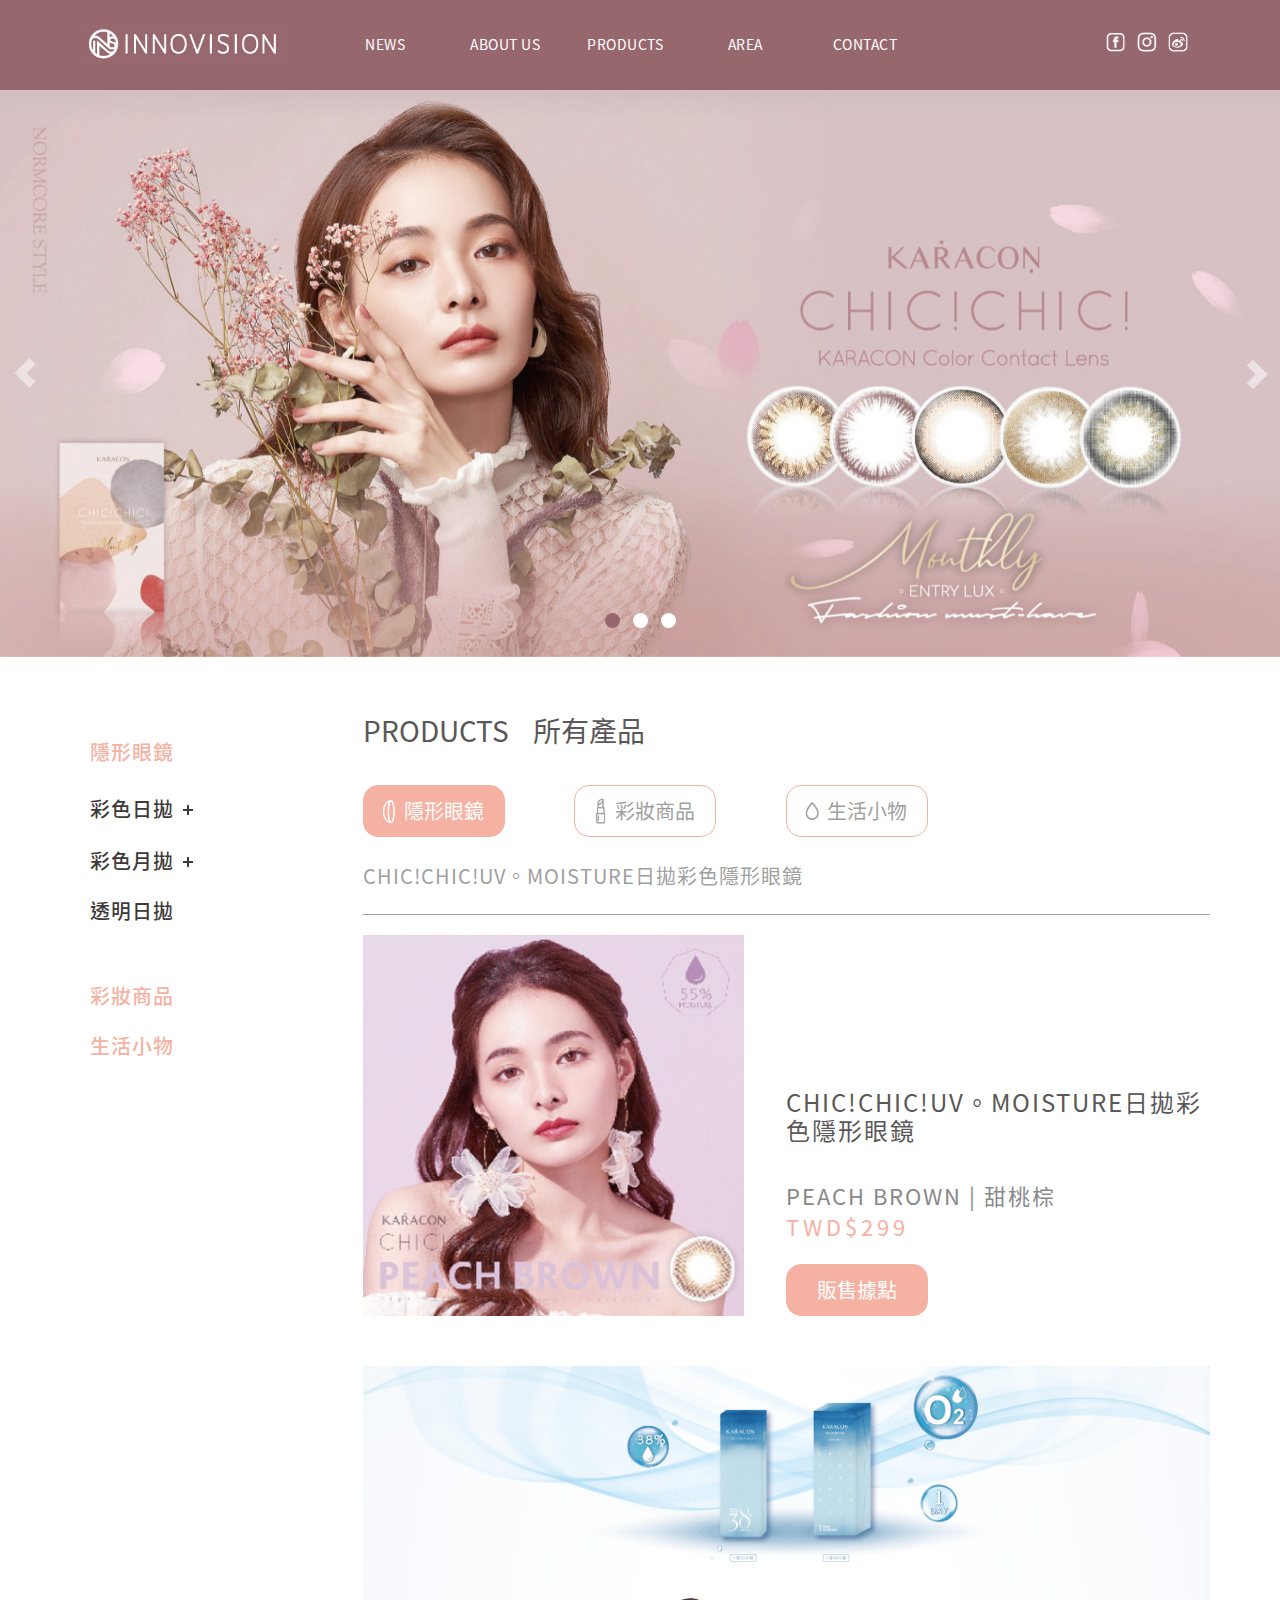
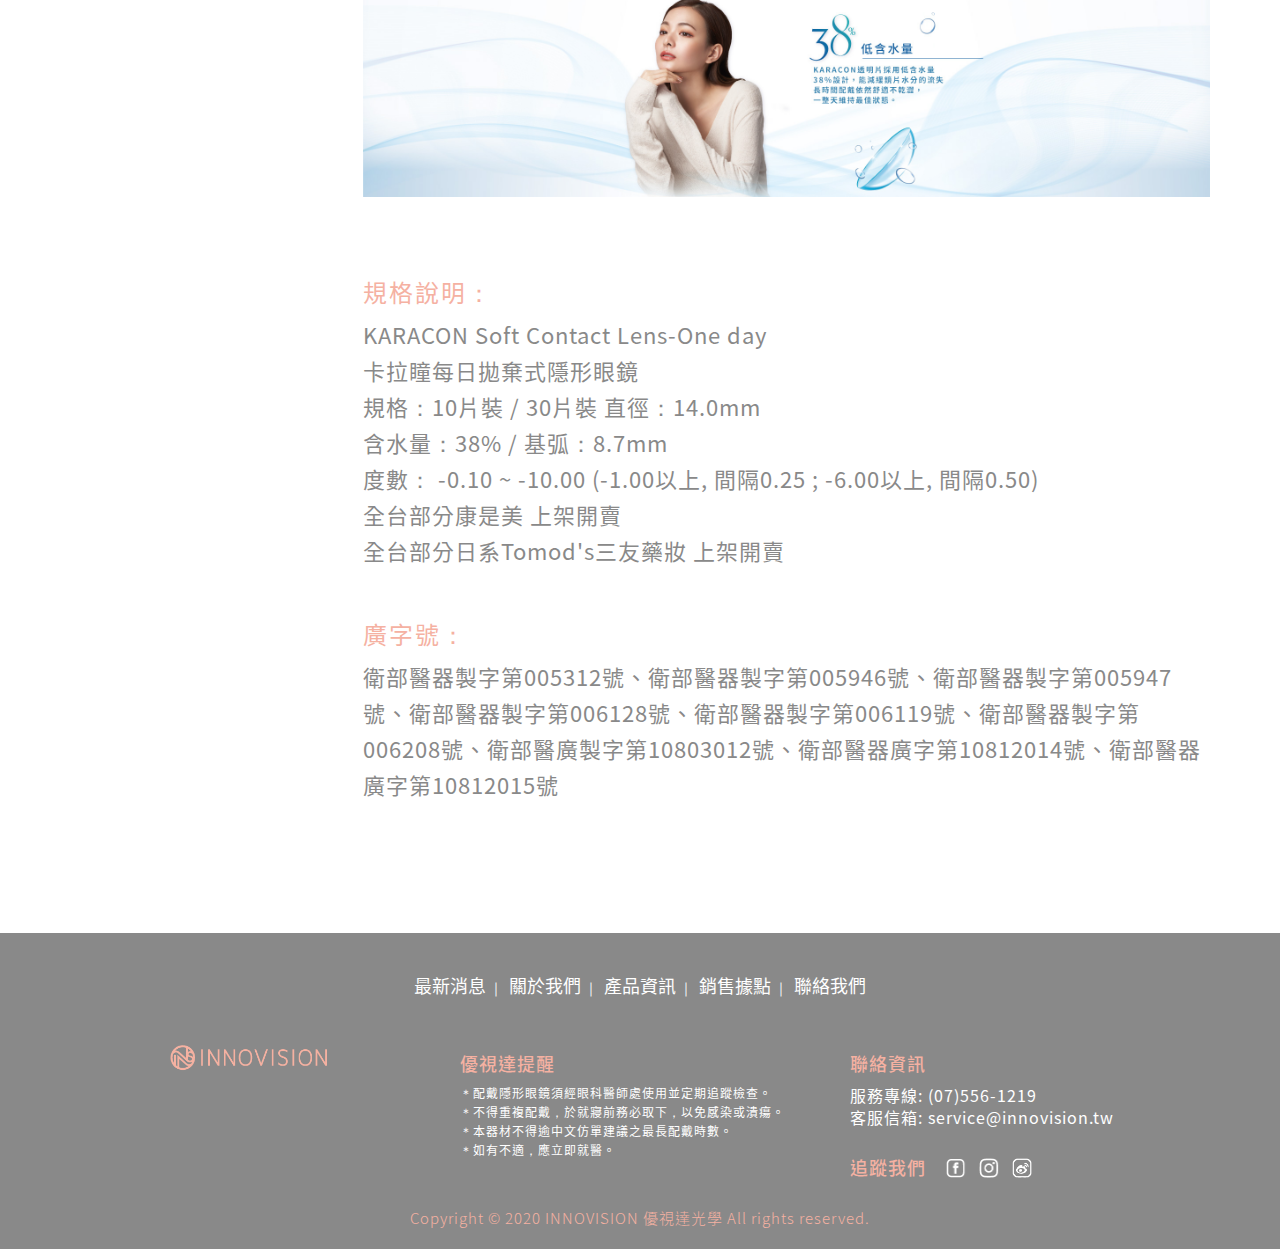
<file: productIntro.html>
<!DOCTYPE html>
<html>
  <head>
    <meta charset="utf-8">
    <meta http-equiv="X-UA-Compatible" content="IE=edge">
    <meta name="viewport" content="width=device-width, initial-scale=1">
    <title>INNOVISION 優視達</title>
    <script src="js/jquery.min.js"></script>
    <script src="bootstrap/js/bootstrap.min.js"></script>   
    <script src="bootstrap/js/hammer.min.js"></script><!--支援ad手機左右活動-->
    <script src="bootstrap/js/jquery.hammer.js"></script> <!--支援ad手機左右活動-->  

    <link rel="icon" href="images/all/favicon.ico" type="image/x-icon"/>
    <link rel="shortcut icon" href="images/all/favicon.ico" type="image/x-icon"/>
    <link href="bootstrap/css/bootstrap.min.css" rel="stylesheet">
    <link href="css/all.css" rel="stylesheet">
    <!--<link href="css/index.css" rel="stylesheet">-->
    <!--[if lt IE 9]>
      <script src="https://oss.maxcdn.com/html5shiv/3.7.2/html5shiv.min.js"></script>
      <script src="https://oss.maxcdn.com/respond/1.4.2/respond.min.js"></script>
    <![endif]-->
    <script>

    $(document).ready(function(){ 
      $.get("commonNav.html", function(data) {
      $(".commonNav").html(data);
      });
    });  

    $(document).ready(function(){ 
      $.get("productNav.html", function(data) {
      $(".productNav").html(data);
      });
    }); 

    $(document).ready(function(){ 
      $.get("footer.html", function(data) {
      $(".footer").html(data);
      });
    });  

    </script>

  </head>
  <body>
    <div class="wrapper">
      <div class="commonNav">
        
      </div><!--commonNav-->
      <div class="productDiv">
        <div class="container">
          <div class="productNav"><!--productNav.html-->

          </div><!--productNav.html-->
          <div class="row pro-contentIntro">
            <div class="col-xs-12 col-md-9 col-md-offset-3">
              <h5>CHIC!CHIC!UV。MOISTURE日拋彩色隱形眼鏡</h5>
            </div>
            <div class="col-xs-12 col-md-9 col-md-offset-3">
              <div class="IntroBox">
                <img src="images/product/img-productIntro-1.jpg">
                <div class="IntroTit">
                  <span>CHIC!CHIC!UV。MOISTURE日拋彩色隱形眼鏡</span>
                </div>
                 <div class="IntroColor">
                  <span>PEACH BROWN | 甜桃棕</span>
                </div>
                <div class="IntroPrice">
                  TWD$<span>299</span>
                </div>
                <a href="area.html" target="_self" class="IntroAreaBtn">販售據點</a>
              </div>
            </div>
            <div class="col-xs-12 col-md-9 col-md-offset-3">
              <div class="IntroContentImg">
                <div class="pc">
                  <img src="images/product/img-productIntro-1-pc-1.jpg">
                  <img src="images/product/img-productIntro-1-pc-2.jpg">
                </div>
                <div class="mobile">
                  <img src="images/product/img-productIntro-1-m-1.jpg">
                  <img src="images/product/img-productIntro-1-m-2.jpg">
                </div>
              </div>
              <div class="IntroContentTxt">
                <h6>規格說明：</h6>
                <p>
                  KARACON Soft Contact Lens-One day<br/>
                  卡拉瞳每日拋棄式隱形眼鏡<br/>
                  規格：10片裝 / 30片裝 直徑：14.0mm<br/>
                  含水量：38% / 基弧：8.7mm<br/>
                  度數： -0.10 ~ -10.00 (-1.00以上, 間隔0.25 ; -6.00以上, 間隔0.50)<br/>
                  全台部分康是美 上架開賣<br/>
                  全台部分日系Tomod's三友藥妝 上架開賣
                </p>
                <h6>廣字號：</h6>
                <p>衛部醫器製字第005312號、衛部醫器製字第005946號、衛部醫器製字第005947號、衛部醫器製字第006128號、衛部醫器製字第006119號、衛部醫器製字第006208號、衛部醫廣製字第10803012號、衛部醫器廣字第10812014號、衛部醫器廣字第10812015號</p>
              </div>
            </div>
          </div><!--row-->
        </div><!--container-->
      </div><!--end of productDiv-->
      <div class="footer">

      </div><!--end of footer-->
    </div><!--end of wrapper-->
  </body>
</html>
</file>
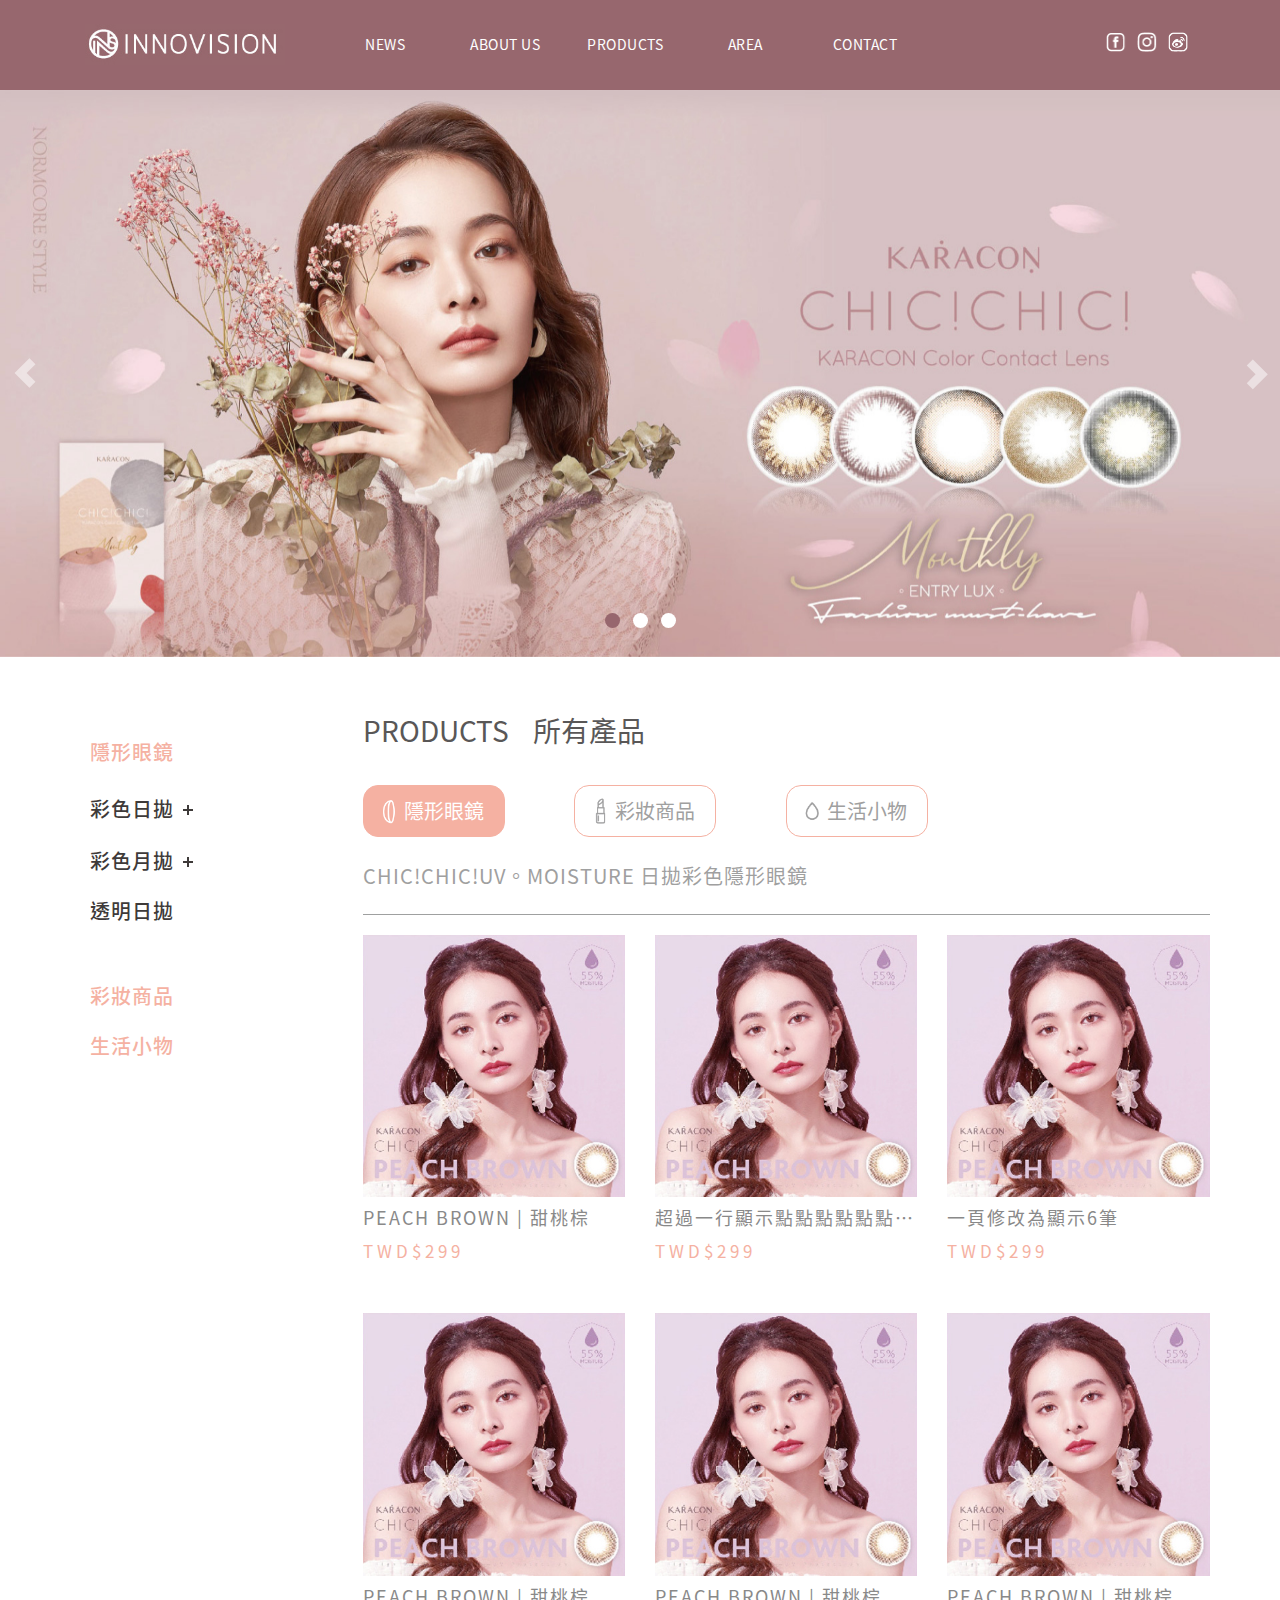
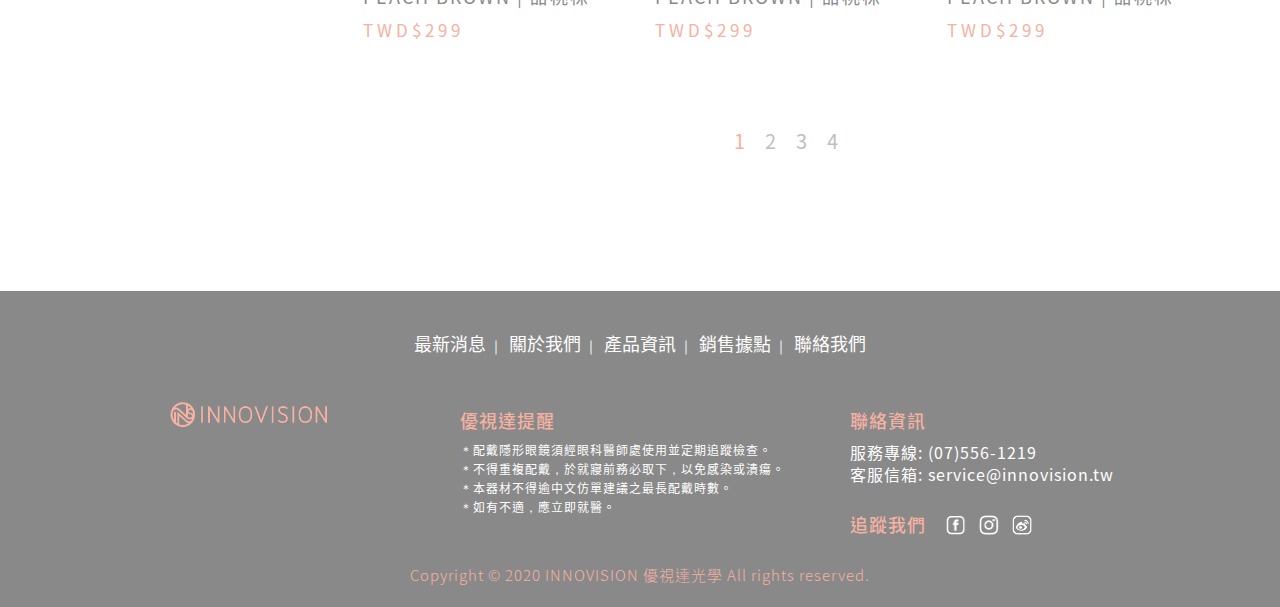
<file: productList.html>
<!DOCTYPE html>
<html>
  <head>
    <meta charset="utf-8">
    <meta http-equiv="X-UA-Compatible" content="IE=edge">
    <meta name="viewport" content="width=device-width, initial-scale=1">
    <title>INNOVISION 優視達</title>
    <script src="js/jquery.min.js"></script>
    <script src="bootstrap/js/bootstrap.min.js"></script>   
    <script src="bootstrap/js/hammer.min.js"></script><!--支援ad手機左右活動-->
    <script src="bootstrap/js/jquery.hammer.js"></script> <!--支援ad手機左右活動-->  

    <link rel="icon" href="images/all/favicon.ico" type="image/x-icon"/>
    <link rel="shortcut icon" href="images/all/favicon.ico" type="image/x-icon"/>
    <link href="bootstrap/css/bootstrap.min.css" rel="stylesheet">
    <link href="css/all.css" rel="stylesheet">
    <!--<link href="css/index.css" rel="stylesheet">-->
    <!--[if lt IE 9]>
      <script src="https://oss.maxcdn.com/html5shiv/3.7.2/html5shiv.min.js"></script>
      <script src="https://oss.maxcdn.com/respond/1.4.2/respond.min.js"></script>
    <![endif]-->
    <script>

    $(document).ready(function(){ 
      $.get("commonNav.html", function(data) {
      $(".commonNav").html(data);
      });
    });  

    $(document).ready(function(){ 
      $.get("productNav.html", function(data) {
      $(".productNav").html(data);
      });
    }); 

    $(document).ready(function(){ 
      $.get("footer.html", function(data) {
      $(".footer").html(data);
      });
    });  

    </script>

  </head>
  <body>
    <div class="wrapper">
      <div class="commonNav">
      
      </div><!--commonNav-->
      <div class="productDiv">
        <div class="container">
          <div class="productNav"><!--productNav.html-->

          </div><!--productNav.html-->
          <div class="row pro-contentList">
            <div class="col-xs-12 col-md-9 col-md-offset-3">
              <h6>CHIC!CHIC!UV。MOISTURE 日拋彩色隱形眼鏡</h6>
              <div class="row">
                <div class="col-xs-6 col-md-4 listBox">
                  <a href="productIntro.html" target="_self" class="listLink">
                    <span class="listImg"><img src="images/product/img-productList-1.jpg"></span>
                    <span class="listTit">PEACH BROWN | 甜桃棕</span>
                    <span class="listPrice">TWD$<span>299</span></span>
                  </a>
                </div><!--listBox-->
                <div class="col-xs-6 col-md-4 listBox">
                  <a href="productIntro.html" target="_self" class="listLink">
                    <span class="listImg"><img src="images/product/img-productList-1.jpg"></span>
                    <span class="listTit">超過一行顯示點點點點點點點點點</span>
                    <span class="listPrice">TWD$<span>299</span></span>
                  </a>
                </div><!--listBox-->
                <div class="col-xs-6 col-md-4 listBox">
                  <a href="productIntro.html" target="_self" class="listLink">
                    <span class="listImg"><img src="images/product/img-productList-1.jpg"></span>
                    <span class="listTit">一頁修改為顯示6筆</span>
                    <span class="listPrice">TWD$<span>299</span></span>
                  </a>
                </div><!--listBox-->
                <div class="col-xs-6 col-md-4 listBox">
                  <a href="productIntro.html" target="_self" class="listLink">
                    <span class="listImg"><img src="images/product/img-productList-1.jpg"></span>
                    <span class="listTit">PEACH BROWN | 甜桃棕</span>
                    <span class="listPrice">TWD$<span>299</span></span>
                  </a>
                </div><!--listBox-->
                <div class="col-xs-6 col-md-4 listBox">
                  <a href="productIntro.html" target="_self" class="listLink">
                    <span class="listImg"><img src="images/product/img-productList-1.jpg"></span>
                    <span class="listTit">PEACH BROWN | 甜桃棕</span>
                    <span class="listPrice">TWD$<span>299</span></span>
                  </a>
                </div><!--listBox-->
                <div class="col-xs-6 col-md-4 listBox">
                  <a href="productIntro.html" target="_self" class="listLink">
                    <span class="listImg"><img src="images/product/img-productList-1.jpg"></span>
                    <span class="listTit">PEACH BROWN | 甜桃棕</span>
                    <span class="listPrice">TWD$<span>299</span></span>
                  </a>
                </div><!--listBox-->
              </div><!--row-->
              <div class="row">
                <div class="col-xs-12 pageBar">
                  <a href="#" target="_self" class="pageBtn now">1</a>
                  <a href="#" target="_self" class="pageBtn">2</a>
                  <a href="#" target="_self" class="pageBtn">3</a>
                  <a href="#" target="_self" class="pageBtn">4</a>
                </div><!--pageBar-->
              </div>


            </div>
          </div><!--row-->
        </div><!--container-->
      </div><!--end of productDiv-->
      <div class="footer">

      </div><!--end of footer-->
    </div><!--end of wrapper-->
  </body>
</html>
</file>
<file: css/all.css>
/*-reset start-*/
body,div,dl,dt,dd,ul,ol,li,h1,h2,h3,h4,h5,h6,pre,form,fieldset,input,textarea,p,blockquote,th,td {
margin:0;
padding:0;
}
table { border-collapse:collapse; border-spacing:0; }
fieldset,img { border:0; }
address,caption,cite,code,dfn,em,strong,th,var { font-style:normal; font-weight:normal;}
ol,ul { list-style:none; }
caption,th { text-align:left; }
h1,h2,h3,h4,h5,h6 { font-size:100%; font-weight:normal; }
q:before,q:after { content:''; }
abbr,acronym { border:0; }
* {
  -webkit-box-sizing: border-box; 
     -moz-box-sizing: border-box;  
          box-sizing: border-box; 
}
/*-reset end-*/

@import url('https://fonts.googleapis.com/css2?family=Noto+Sans+TC:wght@100;300;400;500;700;900&display=swap');

/* noto-sans-tc-100 - latin_chinese-traditional */
@font-face {
  font-family: 'Noto Sans TC';
  font-style: normal;
  font-weight: 100;
  src: url('../fonts/noto-sans-tc-v10-latin_chinese-traditional-100.eot'); /* IE9 Compat Modes */
  src: local('Noto Sans TC Thin'), local('NotoSansTC-Thin'),
       url('../fonts/noto-sans-tc-v10-latin_chinese-traditional-100.eot?#iefix') format('embedded-opentype'), /* IE6-IE8 */
       url('../fonts/noto-sans-tc-v10-latin_chinese-traditional-100.woff2') format('woff2'), /* Super Modern Browsers */
       url('../fonts/noto-sans-tc-v10-latin_chinese-traditional-100.woff') format('woff'), /* Modern Browsers */
       url('../fonts/noto-sans-tc-v10-latin_chinese-traditional-100.ttf') format('truetype'), /* Safari, Android, iOS */
       url('../fonts/noto-sans-tc-v10-latin_chinese-traditional-100.svg#NotoSansTC') format('svg'); /* Legacy iOS */
}
/* noto-sans-tc-300 - latin_chinese-traditional */
@font-face {
  font-family: 'Noto Sans TC';
  font-style: normal;
  font-weight: 300;
  src: url('../fonts/noto-sans-tc-v10-latin_chinese-traditional-300.eot'); /* IE9 Compat Modes */
  src: local('Noto Sans TC Light'), local('NotoSansTC-Light'),
       url('../fonts/noto-sans-tc-v10-latin_chinese-traditional-300.eot?#iefix') format('embedded-opentype'), /* IE6-IE8 */
       url('../fonts/noto-sans-tc-v10-latin_chinese-traditional-300.woff2') format('woff2'), /* Super Modern Browsers */
       url('../fonts/noto-sans-tc-v10-latin_chinese-traditional-300.woff') format('woff'), /* Modern Browsers */
       url('../fonts/noto-sans-tc-v10-latin_chinese-traditional-300.ttf') format('truetype'), /* Safari, Android, iOS */
       url('../fonts/noto-sans-tc-v10-latin_chinese-traditional-300.svg#NotoSansTC') format('svg'); /* Legacy iOS */
}
/* noto-sans-tc-regular - latin_chinese-traditional */
@font-face {
  font-family: 'Noto Sans TC';
  font-style: normal;
  font-weight: 400;
  src: url('../fonts/noto-sans-tc-v10-latin_chinese-traditional-regular.eot'); /* IE9 Compat Modes */
  src: local('Noto Sans TC Regular'), local('NotoSansTC-Regular'),
       url('../fonts/noto-sans-tc-v10-latin_chinese-traditional-regular.eot?#iefix') format('embedded-opentype'), /* IE6-IE8 */
       url('../fonts/noto-sans-tc-v10-latin_chinese-traditional-regular.woff2') format('woff2'), /* Super Modern Browsers */
       url('../fonts/noto-sans-tc-v10-latin_chinese-traditional-regular.woff') format('woff'), /* Modern Browsers */
       url('../fonts/noto-sans-tc-v10-latin_chinese-traditional-regular.ttf') format('truetype'), /* Safari, Android, iOS */
       url('../fonts/noto-sans-tc-v10-latin_chinese-traditional-regular.svg#NotoSansTC') format('svg'); /* Legacy iOS */
}
/* noto-sans-tc-500 - latin_chinese-traditional */
@font-face {
  font-family: 'Noto Sans TC';
  font-style: normal;
  font-weight: 500;
  src: url('../fonts/noto-sans-tc-v10-latin_chinese-traditional-500.eot'); /* IE9 Compat Modes */
  src: local('Noto Sans TC Medium'), local('NotoSansTC-Medium'),
       url('../fonts/noto-sans-tc-v10-latin_chinese-traditional-500.eot?#iefix') format('embedded-opentype'), /* IE6-IE8 */
       url('../fonts/noto-sans-tc-v10-latin_chinese-traditional-500.woff2') format('woff2'), /* Super Modern Browsers */
       url('../fonts/noto-sans-tc-v10-latin_chinese-traditional-500.woff') format('woff'), /* Modern Browsers */
       url('../fonts/noto-sans-tc-v10-latin_chinese-traditional-500.ttf') format('truetype'), /* Safari, Android, iOS */
       url('../fonts/noto-sans-tc-v10-latin_chinese-traditional-500.svg#NotoSansTC') format('svg'); /* Legacy iOS */
}
/* noto-sans-tc-900 - latin_chinese-traditional */
@font-face {
  font-family: 'Noto Sans TC';
  font-style: normal;
  font-weight: 900;
  src: url('../fonts/noto-sans-tc-v10-latin_chinese-traditional-900.eot'); /* IE9 Compat Modes */
  src: local('Noto Sans TC Black'), local('NotoSansTC-Black'),
       url('../fonts/noto-sans-tc-v10-latin_chinese-traditional-900.eot?#iefix') format('embedded-opentype'), /* IE6-IE8 */
       url('../fonts/noto-sans-tc-v10-latin_chinese-traditional-900.woff2') format('woff2'), /* Super Modern Browsers */
       url('../fonts/noto-sans-tc-v10-latin_chinese-traditional-900.woff') format('woff'), /* Modern Browsers */
       url('../fonts/noto-sans-tc-v10-latin_chinese-traditional-900.ttf') format('truetype'), /* Safari, Android, iOS */
       url('../fonts/noto-sans-tc-v10-latin_chinese-traditional-900.svg#NotoSansTC') format('svg'); /* Legacy iOS */
}
/* noto-sans-tc-700 - latin_chinese-traditional */
@font-face {
  font-family: 'Noto Sans TC';
  font-style: normal;
  font-weight: 700;
  src: url('../fonts/noto-sans-tc-v10-latin_chinese-traditional-700.eot'); /* IE9 Compat Modes */
  src: local('Noto Sans TC Bold'), local('NotoSansTC-Bold'),
       url('../fonts/noto-sans-tc-v10-latin_chinese-traditional-700.eot?#iefix') format('embedded-opentype'), /* IE6-IE8 */
       url('../fonts/noto-sans-tc-v10-latin_chinese-traditional-700.woff2') format('woff2'), /* Super Modern Browsers */
       url('../fonts/noto-sans-tc-v10-latin_chinese-traditional-700.woff') format('woff'), /* Modern Browsers */
       url('../fonts/noto-sans-tc-v10-latin_chinese-traditional-700.ttf') format('truetype'), /* Safari, Android, iOS */
       url('../fonts/noto-sans-tc-v10-latin_chinese-traditional-700.svg#NotoSansTC') format('svg'); /* Legacy iOS */
}

html,body { 
	width: 100%;
	height: 100%;
	margin:0;
	padding:0;
	position: relative;
}


.wrapper {
	width: 100%; 
	background: #fff ;
	font-family: "思源黑體 TWHK", "Noto Sans TC","微軟正黑體",Arial,sans-serif;
	font-size: 14px;
	color:#fff;
	position: relative;


}

ul, li { display: block; padding:0; margin:0;}
a, a:hover, a:link, a:visited { text-decoration: none; cursor: pointer;}
.clear { clear:both;}

/*---------------------------------------common style--*/
/*-navBar-*/
.wrapper .navBar {
	position: fixed;
	left: 0;
	top:0;
	width: 100%;
	height: 90px;
	background: #97676e; 
	z-index: 999;
	transition-duration:0.3s;
}
.wrapper .navBarContent {
	width:100%;
	position: relative;
	margin:0 auto;
	padding:0 10px;
	height: 90px;
	z-index: 999; 
	
}
.wrapper .navBar .container { max-width: 1130px;}
	.wrapper .navBarContent a.logo {
		float: left;
		display: inline-block;
		width: 200px;
		height: 41px;
		margin-top:24px;
	}
	.wrapper .navBarContent a.logo img {
		width: 200px;
		height: 41px;
	}
	.wrapper .navBar a.mMenuBtn {
		display: none;	
	}
	@media  (max-width: 1000px ) {
		.wrapper .navBar, .wrapper .navBarContent {
			height: 60px!important;
			margin-top: 0!important;
		}
		.wrapper .navBar .container {
			text-align: center;
			padding:0;
		}

		.wrapper .navBarContent a.logo { 
			width: 50%;
			float: none;
			margin-top: 14px;
			max-width: 150px;
		}
		.wrapper .navBarContent a.logo img { 
			width: 100%;
			height: auto;
		}
		.wrapper .navBar a.mMenuBtn {
			position: relative;
			display: inline-block;
			float: right;
			width: 30px;
			height: 30px;
			margin-top: 8px;
			margin-right: 10px;
		}
		.wrapper .navBar a.mMenuBtn span {
			display: inline-block;
			position: absolute;
			width: 30px;
			height: 1px;
			background: #fff;
			-webkit-border-radius: 2px; 
			-moz-border-radius: 2px; 
			border-radius: 2px;

		}
		.wrapper .navBar a.mMenuBtn span.l1 { left: 0; top:10px;}
		.wrapper .navBar a.mMenuBtn span.l2 { left: 0; top:20px;}
		.wrapper .navBar a.mMenuBtn span.l3 { left: 0; top:30px;}
	}
	/*-topMainNav-*/
	.wrapper ul.topMainNav {
		margin-left:250px;
		padding-top: 32px;
		height: 24px;
	}
	.wrapper ul.topMainNav li {
		position: relative;
		width: 100px;
		height: 24px;
		overflow: hidden;
		float: left;
		margin-right: 20px;
		letter-spacing:0.5px;
	}
	.wrapper ul.topMainNav li a.en {
		width: 100px;
		height: 24px;
		position: absolute;
		left: 0;
		top:0;
		display: inline-block;
		line-height: 24px;
		text-align: center;
		color:#fefefe;
		z-index: 101;
	}
	.wrapper ul.topMainNav li a.cn {
		width: 100px;
		height: 24px;
		position: absolute;
		left: 0;
		top:25px;
		float: left;
		display: inline-block;
		line-height: 24px;
		text-align: center;
		background:#fefefe;
		color:#97676e;
		opacity: 0;
		transition-duration:0.3s;
		z-index: 102;
	}
	.wrapper ul.topMainNav li:hover a.cn { 
		top:0;
		opacity: 1;
	}
	/*-topIconNav-*/
	.wrapper .topIconNav {
		width: 100px;
		height: 22px;
		float: right;
		text-align: right;

	}
		.wrapper .topIconNav a {
			display: inline-block;
			width: 22px;
			height: 22px;
			margin-right: 6px;
		}
		.wrapper .topIconNav a.ico-fb { background: url(../images/all/ico-fb.png) 0 0 no-repeat; background-size: 22px 22px; }
		.wrapper .topIconNav a.ico-ig { background: url(../images/all/ico-ig.png) 1px 0 no-repeat; background-size: 22px 22px; }
		.wrapper .topIconNav a.ico-wb { background: url(../images/all/ico-wb.png) 0 0 no-repeat; background-size: 22px 22px; }

@media  (max-width: 1000px ) {
	
	.wrapper ul.topMainNav {
		position: absolute;
		right: -80%;
		top:55px;
		z-index: 1000;
		width: 50%;
		background: #fff;
		padding:0px;
		margin: 5px 0 0;
		height: auto;
		float: right;
		transition-duration:0.3s;

		-webkit-box-shadow: 0px 5px 3px 0px #dcd3d4 inset;
		-moz-box-shadow: 0px 5px 3px 0px #dcd3d4 inset;
		box-shadow: 0px 5px 3px 0px #dcd3d4 inset;
	}
	.wrapper ul.topMainNav li {
		float: none;
		width:100%;
		border-bottom: 1px solid #efefef;
		height: auto;
	}
	.wrapper ul.topMainNav li a.cn {
		position: relative;
		display: block;
		top:0;
		text-align: center;
		opacity: 1;
		width: 100%;
		height: 40px;
		line-height: 40px;
		font-size: 16px;

	}

	.wrapper ul.topMainNav li a.cn, .wrapper ul.topMainNav li a.cn:hover {
		color:#97676e;
		padding-bottom: 5px;
	}
	.wrapper ul.topMainNav li a.en { display: none;}

	.wrapper .topIconNav {
		position: absolute;
		right: -80%;
		top:290px;
		z-index: 1000;
		width: 50%;
		padding:10px 0;
		background: #898989;
		float: right;
		text-align: center;
		height: 900px;
		transition-duration:0.3s;
	}
	.wrapper .mMenuBtn_bg {
		position: fixed;
		right: -100%;
		top: 60px;
		width: 100%;
		height: 1000px;
		background: #352e2f;
		opacity: 0.7;
		z-index: 990;
		transition-duration:0.3s;
	}
	body.toggled .wrapper .mMenuBtn_bg { right:0; transition-duration:0.3s; }
	body.toggled .wrapper ul.topMainNav { right: 0; top:55px; transition-duration:0.3s;}
	body.toggled .wrapper .topIconNav { right: 0; top:265px; transition-duration:0.3s;}


}

/*-mainAd for all page-*/
/*-mainAd-*/
.wrapper .mainAd { position: relative; background: #fff; padding-top: 90px; z-index: 3}
	.wrapper .mainAd .carousel-indicators { bottom: 20px}
	.wrapper .mainAd .carousel-indicators li { 
		width:15px; 
		height:15px; 
		background:#fff; 
		border:0; 
		margin:5px; 
		-webkit-border-radius: 10px; 
		-moz-border-radius: 10px; 
		border-radius: 10px;
		transition-duration:0.3s;
	}
	.wrapper .mainAd .carousel-indicators li.active { background:#97676e; }
	.wrapper .mainAd img { width:100%; max-width: 100%;}
	.wrapper .mainAd .carousel-control { width: 50px; text-shadow:none; transition-duration:0.3s;}
	.wrapper .mainAd .carousel-control.left, 
	.wrapper .mainAd .carousel-control.right {
		background-image: none; 


	}

	.wrapper .mainAd .carousel-control:hover, 
	.wrapper .mainAd .carousel-control:focus { color:#97676e;}


	@media  (max-width: 700px ) {
		.wrapper .mainAd .img-lg { display: none!important;}
		.wrapper .mainAd .carousel-indicators li { width:10px; height:10px; margin:2px;}

	}

	@media  (min-width: 701px ) {
		.wrapper .mainAd .img-xs { display: none!important;}	
	}
	@media  (max-width: 1000px ) {
		.wrapper .mainAd { padding-top: 60px; }
	}

/*-footer-*/
.wrapper .footer { position: relative; background: #898989; }
.wrapper .footer ul.footer-menu {
	text-align: center;
	margin:40px 0 45px;


}
.wrapper .footer ul.footer-menu li, .wrapper .footer ul.footer-menu li a {
	display: inline-block;
	font-size: 18px;
	color:#fff;
	
}
.wrapper .footer .footer-logo { text-align: center;}
.wrapper .footer .footer-logo img {
	max-width: 160px;
	height: auto;
} 

.wrapper .footer .footer-remind .ftIconNav-m { display: none;}
.wrapper .footer .footer-remind ul {
	letter-spacing:1px;
}
.wrapper .footer .footer-remind ul li {
	color:#fff;
	font-size: 12px;
	line-height: 19px;
}
.wrapper .footer .footer-remind ul li.footer-remind-title {
	color:#f5b1a2;
	font-size: 18px;
	font-weight: 500;
	line-height: 40px;
}
.wrapper .footer .footer-contact ul {
	letter-spacing:1px;
}
.wrapper .footer .footer-contact ul li {
	color:#fff;
	font-size: 16px;
	line-height: 22px;

}
.wrapper .footer .footer-contact ul li.footer-contact-title {
	color:#f5b1a2;
	font-size: 18px;
	font-weight: 500;
	line-height: 40px;
}
.wrapper .footer .footer-contact ul li.footer-contact-title2 {
	position: relative;
	color:#f5b1a2;
	font-size: 18px;
	font-weight: 500;
	line-height: 40px;
	padding-top:20px;
}
.wrapper .footer .footer-contact a.mail { color:#fff;}
.wrapper .footer .footer-contact ul li.footer-contact-title2 .spanTitle {
	margin-top: -5px; 
}
.wrapper .footer-contact-title2 .ftIconNav {
	position: absolute;
	left: 80px;
	top:25px;
	display: inline-block;
}
.wrapper .footer-contact-title2 .ftIconNav a {
	display: inline-block;
	width: 22px;
	height: 22px;
	margin-left: 6px;
}
	.wrapper .footer-contact-title2 .ftIconNav a.ico-fb { background: url(../images/all/ico-fb.png) 0 0 no-repeat; background-size: 22px 22px; margin-left: 15px;  }
	.wrapper .footer-contact-title2 .ftIconNav a.ico-ig { background: url(../images/all/ico-ig.png) 1px 0 no-repeat; background-size: 22px 22px; }
	.wrapper .footer-contact-title2 .ftIconNav a.ico-wb { background: url(../images/all/ico-wb.png) 0 0 no-repeat; background-size: 22px 22px; }

.wrapper .footer .footer_copyright {
	font-size: 15px;
	color:#f5b1a2;
	text-align: center;
	padding:20px;
	font-weight: 300;
	letter-spacing:1px;
}

@media  (max-width: 767px ) {
	.wrapper .footer .footer-logo { margin-top: 40px;}
	.wrapper .footer .footer-menu { display: none;}
	.wrapper .footer .footer-remind,
	.wrapper .footer .footer-contact
	 { text-align: center; margin:20px auto;}
	.wrapper .footer .footer-contact-title2 { display: none;}
	.wrapper .footer .footer-remind .ftIconNav-m { 
		display: block;
		margin:10px 0 20px;
	}
	.wrapper .footer .footer-remind .ftIconNav-m a {
		display: inline-block;
		width: 30px;
		height: 30px;

	}
		.wrapper .footer .footer-remind .ftIconNav-m a.ico-fb { background: url(../images/all/ico-fb.png) 0 0 no-repeat; background-size: 30px 30px;   }
		.wrapper .footer .footer-remind .ftIconNav-m a.ico-ig { background: url(../images/all/ico-ig.png) 1px 0 no-repeat; background-size: 30px 30px; }
		.wrapper .footer .footer-remind .ftIconNav-m a.ico-wb { background: url(../images/all/ico-wb.png) 0 0 no-repeat; background-size: 30px 30px; }
	.wrapper .footer .footer_copyright { font-size: 12px }
}


/*-------------------------------------------------------------------------index.html start--*/
.indexDiv {

}

.indexDiv .news {
	background:#efefef;
	padding-top: 60px;
	padding-bottom: 50px;
}
.indexDiv .news .newsContent {
	
}

.indexDiv .news .newsContent .newsAd {
}
.indexDiv .news .newsContent .newsAd img {
	width: 100%;
}
.indexDiv .news .newsContent .newsList {
	height: 286px;
	overflow: hidden;

}
.indexDiv .news .newsContent .newsList h3 { 
	font-size: 28px;
	font-weight: 500;
	line-height: 55px;
	color:#595757;
}
.indexDiv .news .newsContent .newsList ul {
	background:#f9f9f9;
	padding:36px 30px;
}
.indexDiv .news .newsContent .newsList ul li {
	border-bottom:1px solid #f5b1a2;
}

.indexDiv .news .newsContent .newsList ul li a {
	position:relative;
	display: inline-block;
	width: 100%;
	line-height: 20px;
	font-size: 18px;
	color:#595757;
	padding-right: 30px;
	letter-spacing:1px;
	margin-top: 9px;
	margin-bottom: 2px;
	/*-overflow hide start-*/
		white-space: nowrap; 
		overflow: hidden;  
		text-overflow: ellipsis;
		/*-overflow hide end-*/
	transition-duration:0.3s;
	
}
.indexDiv .news .newsContent .newsList ul li a:hover {
	color:#f5b1a2;
}

.indexDiv .news .newsContent .newsList ul li a span.arrow {
	display: inline-block;
	position: absolute;
	width:16px;
	height: 30px;
	right: 0;
	top:-5px;
	background: url(../images/index/news-icon-arrow.png) center center no-repeat;
	background-size: 18px 18px;

}
@media  (max-width: 1199px ) {
	.indexDiv .news { display: none;}
}

/*-newsItem-*/
.indexDiv .newsItem { background: #fff; padding-top: 60px;}
.indexDiv .newsItem .newsItemContent { text-align: center; }
	.indexDiv .newsItem .newsItemContent .newsItem-title img {
		max-width: 160px;
		height: auto;
		margin-bottom: 30px;	
	}
	.indexDiv .newsItem .newsItemContent .newsItem-ad-s { 
		position: relative;
		margin-bottom: 30px;
		display: inline-block;
		

	}
	.indexDiv .newsItem .newsItemContent .newsItem-ad-s a {
		display: inline-block;
		width: 100%;
	}
	.indexDiv .newsItem .newsItemContent .newsItem-ad-l {
		margin-top:25px;
	}

		.indexDiv .newsItem .newsItemContent .newsItem-ad-s img,
		.indexDiv .newsItem .newsItemContent .newsItem-ad-l img {
			width:100%;
			height: auto;
		}



@media  (max-width: 991px ) {

	.indexDiv .newsItem .newsItemContent .newsItem-ad-s {
		position: relative;
		margin-bottom: 10px;
		display: inline-block;
		-webkit-flex: 1;
		-ms-flex: 1;
		flex: 1;
		max-width: none;
	}

	.indexDiv .newsItem .newsItemContent .newsItem-ad-s a {
		display: inline-block;
		width: 345px;
	}
	.indexDiv .newsItem .newsItemBox {
		position: relative;
		overflow-x:scroll;
		overflow-y: hidden;
		display:flex;		
		margin-right: 0;
	}
	.indexDiv .newsItem .dotBox {
		
		width: 100%;
		height: 30px;
		margin-top: -5px;
	}
		.indexDiv .newsItem .dotBox span.icon-dot {
			display: inline-block;
			width: 8px;
			height: 8px;
			background: url(../images/all/icon-dot.png) ;
			background-size: 8px 8px;
			margin:0 5px;
		}

}
@media  (max-width: 812px ) and (min-width: 769px){
	.indexDiv .newsItem .newsItemContent .newsItem-ad-s a {
			display: inline-block;
			width: 345px;
		}
}
@media  (max-width: 768px ) and (min-width: 737px){
	.indexDiv .newsItem .newsItemContent .newsItem-ad-s a {
			display: inline-block;
			width: 345px;
		}
}
@media  (max-width: 736px ) and (min-width: 668px) {
	.indexDiv .newsItem .newsItemContent .newsItem-ad-s a {
			display: inline-block;
			width: 338px;
		}
}
@media  (max-width: 667px ) and (min-width: 569px) {
	.indexDiv .newsItem .newsItemContent .newsItem-ad-s a {
			display: inline-block;
			width: 303px;
		}
}
@media  (max-width: 568px ) and (min-width: 415px) {
	.indexDiv .newsItem .newsItemContent .newsItem-ad-s a {
			display: inline-block;
			width: 254px;
		}
}
@media  (max-width: 414px ) and (min-width: 376px) {
	.indexDiv .newsItem .newsItemContent .newsItem-ad-s a {
			display: inline-block;
			width: 177px;
		}
}
@media  (max-width: 375px ) and (min-width: 321px) {
	.indexDiv .newsItem .newsItemContent .newsItem-ad-s a {
			display: inline-block;
			width: 158px;
		}
}
@media  (max-width: 320px ) {
	.indexDiv .newsItem .newsItemContent .newsItem-ad-s a {
			display: inline-block;
			width: 130px;
		}
}

/*-yourStyle-*/
.indexDiv .yourStyle { background: #fff; padding-top: 50px; padding-bottom: 75px;}
.indexDiv .yourStyle .yourStyleContent { text-align: center; }

	.indexDiv .yourStyle .yourStyleContent .yourStyle-title img {
		max-width: 190px;
		height: auto;
		margin-bottom: 45px;
	}
	.indexDiv .yourStyle .yourStyleContent .yourStyleItem {
		position: relative;
		text-align: center;
		margin-bottom: 30px;
	}
	.indexDiv .yourStyle .yourStyleContent .yourStyleItem span.styleItem-tit {
		width: 100%;
		position: absolute;
		top:20px;
		left: 0;
		font-size: 28px;
		color:#fff;
		font-weight: 300;
		padding:0 15px;

	}
	.indexDiv .yourStyle .yourStyleContent .yourStyleItem span.styleItem-tit b {
		font-weight: 500;
	}
	.indexDiv .yourStyle .yourStyleContent .yourStyleItem img {
			width:100%;
			height: auto;
		}
@media  (max-width: 470px ) {
	.indexDiv .yourStyle .yourStyleContent .yourStyleItem span.styleItem-tit { font-size: 15px; top:5px;}

}
@media  (max-width: 580px ) and ( min-width:471px ) {
	.indexDiv .yourStyle .yourStyleContent .yourStyleItem span.styleItem-tit { font-size: 18px;}
}
@media  (max-width: 1000px ) and ( min-width:581px ) {
	.indexDiv .yourStyle .yourStyleContent .yourStyleItem span.styleItem-tit { font-size: 24px;}
}



@media  (max-width: 991px ) {

	.indexDiv .yourStyle .yourStyleContent .yourStyleItem {
		position: relative;
		margin-bottom: 10px;
		display: inline-block;
		-webkit-flex: 1;
		-ms-flex: 1;
		flex: 1;
		max-width: none;
	}

	.indexDiv .yourStyle .yourStyleContent .yourStyleItem a {
		display: inline-block;
		width: 345px;
	}
	.indexDiv .yourStyle .yourStyleContent .yourStyleBox {
		position: relative;
		overflow-x:scroll;
		overflow-y: hidden;
		display:flex;		
		margin-right: 0;
	}
	.indexDiv .yourStyle .dotBox {
		
		width: 100%;
		height: 30px;
		margin-top: -5px;
	}
		.indexDiv .yourStyle .dotBox span.icon-dot {
			display: inline-block;
			width: 8px;
			height: 8px;
			background: url(../images/all/icon-dot.png) ;
			background-size: 8px 8px;
			margin:0 5px;
		}

}
@media  (max-width: 812px ) and (min-width: 769px){
	.indexDiv .yourStyle .yourStyleContent .yourStyleItem a {
			display: inline-block;
			width: 345px;
		}
}
@media  (max-width: 768px ) and (min-width: 737px){
	.indexDiv .yourStyle .yourStyleContent .yourStyleItem a {
			display: inline-block;
			width: 345px;
		}
}
@media  (max-width: 736px ) and (min-width: 668px) {
	.indexDiv .yourStyle .yourStyleContent .yourStyleItem a {
			display: inline-block;
			width: 338px;
		}
}
@media  (max-width: 667px ) and (min-width: 569px) {
	.indexDiv .yourStyle .yourStyleContent .yourStyleItem a {
			display: inline-block;
			width: 303px;
		}
}
@media  (max-width: 568px ) and (min-width: 415px) {
	.indexDiv .yourStyle .yourStyleContent .yourStyleItem a {
			display: inline-block;
			width: 254px;
		}
}
@media  (max-width: 414px ) and (min-width: 376px) {
	.indexDiv .yourStyle .yourStyleContent .yourStyleItem a {
			display: inline-block;
			width: 177px;
		}
}
@media  (max-width: 375px ) and (min-width: 321px) {
	.indexDiv .yourStyle .yourStyleContent .yourStyleItem a {
			display: inline-block;
			width: 158px;
		}
}
@media  (max-width: 320px ) {
	.indexDiv .yourStyle .yourStyleContent .yourStyleItem a {
			display: inline-block;
			width: 130px;
		}
}


/*-storeBox-*/
.indexDiv .storeBox { padding:0 0 70px; background: #fff; }
.indexDiv .storeBox .storeBoxContent { padding:40px 15px 25px; text-align: center; background: #e7d3d2;}
.indexDiv .storeBox .storeBoxContent  .storeBox-title img {
	max-width: 250px;
	height: auto;
}
.indexDiv .storeBox .storeBoxContent  p.text-lg {
	color:#a29696;
	font-size: 21px;
	line-height: 32px;
	text-align: center;
	margin:35px 0 30px;
	letter-spacing:2px;
}
.indexDiv .storeBox .storeBoxContent  p.text-xs {
	color:#a29696;
	font-size: 12px;
	line-height: 18px;
	text-align: center;
	margin:35px 0 30px;
	letter-spacing:1px;
}
.indexDiv .storeBox .storeBoxContent  p b {
	color:#7b7171;
	font-weight: 700;
}

.indexDiv .storeBox .storeBoxContent  ul.storeBoxList  { 
	width: 100%;
	text-align: center;
}
.indexDiv .storeBox .storeBoxContent  ul.storeBoxList li { 
	display: inline-block;
	margin:0 10px;

}
.indexDiv .storeBox .storeBoxContent  ul.storeBoxList img { 
	max-width: 125px;
	height: auto;

}
.indexDiv .storeBox .storeBoxContent a.btnSale {
	position: relative;
	display: inline-block;
	color:#727171;
	line-height: 35px;
	padding:0 40px;
	text-align: center;
	background: #fff;
	margin-top: 30px;
	letter-spacing:1px;
}
.indexDiv .storeBox .storeBoxContent a.btnSale span{
	display: inline-block;
	position: absolute;
	right: 25px;
	top: 11px;
	border-style: solid;
	border-width: 5px 0 5px 8px;
	border-color: transparent #f5b1a2 transparent;
}

@media  (max-width: 580px ) {
	.indexDiv .storeBox .storeBoxContent .storeBox-title img { width: 80%;}
	.indexDiv .storeBox .storeBoxContent  p.text-lg { display: none; }
	.indexDiv .storeBox .storeBoxContent  p.text-xs { display: inline-block; margin:25px 0 20px;}
	.indexDiv .storeBox .storeBoxContent ul.storeBoxList li {
		width: 28%; margin:0 5px;
	}
	.indexDiv .storeBox .storeBoxContent ul.storeBoxList li img { width: 100%}
}
@media  (min-width: 581px ) {
	.indexDiv .storeBox .storeBoxContent  p.text-lg { display: inline-block; }
	.indexDiv .storeBox .storeBoxContent  p.text-xs { display: none; }
}
/*-------------------------------------------------------------------------area.html start--*/
.areaDiv {
	background: #fff;
	padding-bottom: 50px;
}
.areaDiv h3 { font-size: 28px; color:#595757;margin-top: 60px; margin-bottom: 40px; line-height: 28px;}
	.areaDiv h3 .tit-S { display: none;}
	.areaDiv h3 .tit-L { display: inline-block;}

.areaDiv .area-btnBox a.areaBtn {
	display: inline-block;
	padding:15px 30px;
	line-height: 22px;
	font-size: 22px;
	text-align: center;
	color:#9fa0a0;
	background: #fff;
	border:1px solid #f5b1a2;
	margin-right: 30px;
	letter-spacing:1px;
	-webkit-border-radius: 30px; 
	-moz-border-radius: 30px; 
	border-radius: 30px;
	transition-duration:0.5s;
}
.areaDiv .area-btnBox a.areaBtn:hover,
.areaDiv .area-btnBox a.now {
	background: #f5b1a2;
	color:#fff;
	transition-duration:0.5s;

}
.areaDiv .area-selectBox {
	margin-top: 30px;
}
.areaDiv .area-selectBox select.select {
	width: 100%;
	appearance:none;
  	-moz-appearance:none;
  	-webkit-appearance:none;
	height: 50px;
	line-height: 50px;
	padding:0 30px;
	padding-right: 40px;
	background: url("../images/all/ico-selectArrow.jpg") no-repeat right 18px  #f7f8f8;
	background-size: 26px auto;
	border:1px solid #c9caca;
	font-size: 16px;
	color:#9fa0a0;
	margin-right: 20px;
	letter-spacing:1px;
	-webkit-border-radius: 10px; 
	-moz-border-radius: 10px; 
	border-radius: 10px;
}

.areaDiv .areaBox {
	border:1px solid #c6c6c6;
	-webkit-border-radius: 15px; 
	-moz-border-radius: 15px; 
	border-radius: 15px;
	margin-left: 0;
	margin-right: 0;
	margin-top: 30px;
	letter-spacing:1px;
	background: #fff;
	font-size: 21px;
	font-weight: 400;
	color:#727171;
	overflow: hidden;
}
.areaDiv .areaBox .area-title {
	position: relative;
	font-size: 24px;
	color:#f5b1a2;
	font-weight: 500;
	margin-top: 25px;
	margin-bottom: 10px;
	padding-right: 75px;
}

.areaDiv .areaBox .area-address,
.areaDiv .areaBox .area-phone,
.areaDiv .areaBox .area-time { 
	margin-bottom: 30px;
}


.areaDiv .areaBox a.area-map { color:#727171; transition-duration:0.5s;}
.areaDiv .areaBox a.area-map:hover { color:#f5b1a2; transition-duration:0.5s;}
.areaDiv .areaBox .area-listBtn {
	position: absolute;
	right: 15px;
	top: 15px;
	width: 50px;
	height: 50px;
	text-align: center;
	font-size: 16px;
	padding-top: 4px;
	background: #f5b1a2;
	color:#fff;
	-webkit-border-radius: 10px; 
	-moz-border-radius: 10px; 
	border-radius: 10px;
	cursor: pointer;
}


.areaDiv .areaBox .area-product {
	background: #efefef;
	border-top: 1px solid #c6c6c6;
	padding:10px 15px 0;
	margin-top: -15px;
	overflow: hidden;
	transition-duration:0.5s;
}
.areaDiv .areaBox a.area-productBtn {
	display: inline-block;
	background: #b5b5b6;
	padding:10px;
	margin-right: 10px;
	margin-bottom: 10px;
	color:#fff;
	font-size: 14px;
	line-height: 16px;
	-webkit-border-radius: 10px; 
	-moz-border-radius: 10px; 
	border-radius: 10px;
	transition-duration:0.5s;

}
.areaDiv .areaBox .area-productBtn:hover { background: #f5b1a2; color:#fff;transition-duration:0.5s; }
.areaDiv .areaBox-close .area-product  { margin-top:-30px; height: 0; opacity: 0;}
.areaDiv .areaBox-open .area-product  { height: auto; margin-top:-15px; opacity: 1; }
.areaDiv .pageBar {
	text-align: center;
	font-size: 20px;
	margin:30px 0 50px;
}
.areaDiv .pageBar a.pageBtn {
	display: inline-block;
	padding:5px;
	margin:0 3px;
	color:#bfbfbf;
	transition-duration:0.5s;
}
.areaDiv .pageBar a.pageBtn:hover,
.areaDiv .pageBar a.now { color:#f5b1a2; transition-duration:0.5s;}


@media  (max-width: 991px ) {
	.areaDiv h3 { line-height: 35px;}
	.areaDiv h3 .tit-S { display: inline-block;}
	.areaDiv h3 .tit-L { display: none;}
	.areaDiv .area-btnBox, 
	.areaDiv .area-selectBox,
	.areaDiv h3 { text-align: center;}
	.areaDiv .areaBox .area-address,
	.areaDiv .areaBox .area-phone { 
		margin-bottom: 10px;
	}
	.areaDiv .area-btnBox a.areaBtn { 
		font-size: 14px; 
		margin-right: 5px; 
		margin-bottom: 5px;
	}
	.areaDiv .area-selectBox select.select { 
		font-size: 14px; 
		margin-right: 5px; 
		margin-bottom: 10px;
		padding:0 40px 0 15px;


	}

	.areaDiv .areaBox .area-listBtn { top:-10px;}
}

@media  (max-width: 400px ) {
	.areaDiv h3 { margin:30px 0; font-size: 22px; line-height: 28px;}
	.areaDiv .area-btnBox a.areaBtn { 
		font-size: 14px;
		line-height: 14px;
		padding:12px 20px;
	}
	.areaDiv .area-selectBox { margin-top: 20px;}
	.areaDiv .area-selectBox select.select { 
		padding:0 40px 0 15px;
		background-position: right 13px;
		font-size: 12px;
		height: 40px;
		line-height: 35px;
	}
	.areaDiv .areaBox { 
		margin-top: 20px;
		font-size: 16px;
		line-height: 18px;
	}
	.areaDiv .areaBox .area-title { 
		font-size: 18px; 
		line-height: 20px;
		margin-bottom: 15px;
		margin-top: 20px;
	}
	.areaDiv .areaBox .area-listBtn {
		font-size: 12px;
		line-height: 15px;
		padding-top:5px;
		width: 40px;
		height: 40px;
	}
	.areaDiv .areaBox .area-time { 
		margin-bottom: 20px;
	}
	.areaDiv .areaBox a.area-productBtn {
		font-size: 12px;
		line-height: 14px;
	}

}


/*-------------------------------------------------------------------------news.html start--*/
.newsDiv {
	background: #fff;
	padding-bottom: 50px;
}
.newsDiv h3 { 
	font-size: 28px; 
	color:#595757;
	margin-top: 60px; 
	margin-bottom: 40px; 
	line-height: 28px;
	padding:0 33px;

}

@media  (max-width: 1199px ) {
	.newsDiv h3 { padding:0;}
}

	.newsDiv h3 .tit-S { display: none;}
	.newsDiv h3 .tit-L { display: inline-block;}

.newsDiv .newsBox .news-listImg {
	display: block;
	max-width: 290px;
	height: auto;
	margin:0 auto;
}
	.newsDiv .newsBox .news-listImg img {
		width: 100%;
	}
.newsDiv .newsBox .news-listDetail {
	display: block;
	max-width: 290px;
	height: auto;
	margin:0 auto;
	padding:10px 20px;
	background: #efefef;
}
.newsDiv .newsBox .news-date {
	display: block;
	max-width: 290px;
	height: auto;
	margin:0 auto;
	font-size: 15px;
	color:#f5b1a2;
	font-weight: 500;
	letter-spacing: 1px;
}
.newsDiv .newsBox h6 {
	display: block;
	max-width: 290px;
	height: 44px;
	margin:5px auto;
	font-size: 18px;
	line-height: 22px;
	color:#3e3a39;
	font-weight: 500;
	letter-spacing: 1px;
	/*-overflow hide start-*/
	width: 100%;
	overflow: hidden;
	text-overflow: ellipsis;
	display: -webkit-box;
	-webkit-line-clamp: 2;
	-webkit-box-orient: vertical;
	/*-overflow hide end-*/
}
.newsDiv .newsBox p {
	display: block;
	max-width: 290px;
	height: 60px;
	margin:0 auto;
	font-size: 14px;
	line-height: 20px;
	color:#727171;
	font-weight: 300;
	letter-spacing: 1px;
	/*-overflow hide start-*/
	width: 100%;
	overflow: hidden;
	text-overflow: ellipsis;
	display: -webkit-box;
	-webkit-line-clamp: 3;
	-webkit-box-orient: vertical;
	/*-overflow hide end-*/
}
.newsDiv .newsBox a.moreBtn{
	display: block;
	max-width: 290px;
	margin:0 auto;
	background: #f5b1a2;
	border:1px solid #f5b1a2;
	color:#fff;
	text-align: center;
	line-height: 25px;
	height: 25px;
	margin-bottom: 45px;
	transition-duration:0.5s;
}
	.newsDiv .newsBox a.moreBtn span {
		display: inline-block;
		height: 25px;
		line-height: 25px;
		font-size: 11px;
		-webkit-transform: scale( 0.91 );
	}
	.newsDiv .newsBox a.moreBtn:hover {
		background: #fff;
		color:#f5b1a2;
		transition-duration:0.5s;
	}

.newsDiv .pageBar {
	text-align: center;
	font-size: 20px;
	margin:30px 0 50px;
}
.newsDiv .pageBar a.pageBtn {
	display: inline-block;
	padding:5px;
	margin:0 3px;
	color:#bfbfbf;
	transition-duration:0.5s;
}
.newsDiv .pageBar a.pageBtn:hover,
.newsDiv .pageBar a.now { color:#f5b1a2; transition-duration:0.5s;}

@media  (max-width: 991px ) {
	.newsDiv h3 { line-height: 35px; text-align: center;}
	.newsDiv h3 .tit-S { display: inline-block;}
	.newsDiv h3 .tit-L { display: none;}

}

@media  (max-width: 400px ) {
	.newsDiv h3 { margin:30px 0; font-size: 22px; line-height: 28px;}
	
}


/*-------------------------------------------------------------------------newsPage.html start--*/
.newsPageDiv {
	background: #fff;
	padding-bottom: 50px;
}
.newsPageDiv h3 { 
	font-size: 28px; 
	color:#595757;
	margin-top: 60px; 
	margin-bottom: 40px; 
	line-height: 28px;

}

	.newsPageDiv h3 .tit-S { display: none;}
	.newsPageDiv h3 .tit-L { display: inline-block;}
@media  (max-width: 991px ) {
	.newsPageDiv h3 { line-height: 35px; text-align: center;}
	.newsPageDiv h3 .tit-S { display: inline-block;}
	.newsPageDiv h3 .tit-L { display: none;}


}

@media  (max-width: 400px ) {
	.newsPageDiv h3 { margin:30px 0; font-size: 22px; line-height: 28px;}
	
}


.newsPageDiv .newsImg {
	max-width: 565px;
	padding-right:0;
}

.newsPageDiv .newsDetail {
	max-width: 530px;
	background: #efefef;
	padding:30px 10px 30px 50px;
	margin-bottom: 150px;
	
}
.newsPageDiv .newsDetail h6 {
	color:#221814;
	font-size: 25px;
	line-height: 30px;
	font-weight: 600;
	margin-bottom: 21px;
	padding-right: 20px;
	height: 60px;
	overflow: hidden;
}


.newsPageDiv .newsDetail .scrollBox  {
	color:#595757;
	font-size: 21px;
	line-height: 32px;
	overflow-y:scroll;
	overflow-x: hidden;
	height: 247px;
	padding-right: 20px;
}
.newsPageDiv .newsDetail .scrollBox p  {
	margin-bottom: 15px;
}

.newsPageDiv .newsDetail a.backBtn {
	position: absolute;
	right: 0;
	bottom:-40px;
	display: inline-block;
	padding-left: 25px;
	color:#f4b1a1;
	font-size: 14px;
	background: url(../images/news/icon-back.jpg) no-repeat left center;
	background-size: 22px auto;
	font-weight: 500;
	letter-spacing: 1px;



}


@media  (max-width: 1199px ) {
	.newsPageDiv .newsDetail .scrollBox  { height: 191px;}
	
}

@media  (max-width: 991px ) {
	.newsPageDiv .newsRow { padding:15px;}
	.newsPageDiv .newsDetail .scrollBox  { 
		height: auto;
		overflow-x:auto;
		overflow-y: auto;
		padding-right: 0;
	}
	.newsPageDiv .newsImg {
		max-width: 850px;
		padding:0;

	}
	.newsPageDiv .newsDetail {
		max-width: 850px;
		padding:20px;
	}
	.newsPageDiv .newsDetail h6 {
		padding-right: 0;
	}
}


/*-------------------------------------------------------------------------contact.html start--*/
.contactDiv {
	background: #fff;
	padding-bottom: 80px;
	color:#898989;

}
.contactDiv h3 { 
	font-size: 28px; 
	color:#595757;
	margin-top: 60px; 
	margin-bottom: 40px; 
	line-height: 28px;

}

	.contactDiv h3 .tit-S { display: none;}
	.contactDiv h3 .tit-L { display: inline-block;}
@media  (max-width: 991px ) {
	.contactDiv h3 { line-height: 35px; text-align: center;}
	.contactDiv h3 .tit-S { display: inline-block;}
	.contactDiv h3 .tit-L { display: none;}


}

@media  (max-width: 400px ) {
	.contactDiv h3 { margin:30px 0; font-size: 22px; line-height: 28px;}
	
}

.contactDiv p.p1 {
	font-size: 22px;
	color:#f5b1a2;
	line-height: 30px;
	margin-bottom: 20px;
	letter-spacing: 1px;
}
.contactDiv p.p2 {
	font-size: 22px;
	color:#898989;
	line-height: 30px;
	margin-bottom: 60px;
	letter-spacing: 1px;
}

.contactDiv input.textInput {
	width: 100%;
	margin-bottom: 30px;
	padding:15px;
	font-size: 24px;
	color:#898989;
	border:2px solid #cbcbcb;
	-webkit-border-radius: 2px; 
	-moz-border-radius: 2px; 
	border-radius: 2px;
}
.contactDiv a.btnSend {
	display: inline-block;
	line-height: 50px;
	font-size: 22px;
	padding:0 30px;
	color:#fff;
	background: #f5b1a2;
	border:1px solid #f5b1a2;
	transition-duration:0.5s;
}


.contactDiv a.btnSend:hover {
	background: #fff;
	color:#f5b1a2;
	border:1px solid #f5b1a2;
}
@media  (max-width: 600px ) {
	.contactDiv p.p1, .contactDiv p.p2 { font-size: 18px;}
	.contactDiv input.textInput {font-size: 20px;}
	.contactDiv a.btnSend { font-size: 20px;}

}

/*-------------------------------------------------- PopUp Window for all start--*/
#blockOverlay{
	position:absolute;
	top:0;
	left:0;
	z-index:1001;
	width:100%;
	height:100%;
	background-color:#282828;
	display:none;
	opacity: 0;
	transition-duration:0.5s;
}
.blockshow { display: inline-block!important; opacity: 0!important; }

	.PopupWindow{
		position:fixed;
		display:none;
		z-index:1002;
		opacity: 0;
		transition-duration:0.5s;
	}
.PopWdshow { display: inline-block; opacity: 1;}

	.PopupWindow .PopupFrame{
		position: relative;
		z-index: 1000;
		margin:0 auto;
		background: #fff;
		border-radius: 10px;
		text-align: left;
		padding-bottom: 20px;
		color: #4c4c4c;
	}
	.PopupWindow .pop_content{
		padding:0;
	}

/*-------------------------------------------------- PopUp Window for all end--*/
/*-------------------------------------------------- contractDelete_PopWd start --*/
#contact_PopWd { top:25%; width:100%; }
	#contact_PopWd .PopupFrame { 
		width:500px; 
		height: 195px; 
		padding:30px 20px 20px 45px; 
		-webkit-box-shadow: 0px 0px 10px #59524f;
		-moz-box-shadow: 0px 0px 10px #59524f ;
		box-shadow: 0px 0px 10px #59524f;

	}
	#contact_PopWd .PopupFrame .pop_content { text-align: left;}
	#contact_PopWd .PopupFrame .pop_content p.p1 {
		font-size: 22px;
		color:#221815;
		letter-spacing: 1px;
		margin-bottom: 10px;
	}
	#contact_PopWd .PopupFrame .pop_content p.p2 {
		font-size: 22px;
		color:#595757;
		letter-spacing: 0.5px;
	}
	#contact_PopWd .PopupFrame .pop_content a.BtnOk {
		display: inline-block;
		line-height: 40px;
		padding:0 24px;
		font-size: 18px;
		color:#fff;
		background: #f5b2a2;
		border:1px solid #f5b2a2;
		float: right;
		margin-top: 30px;
		transition-duration:0.5s;
	}
	#contact_PopWd .PopupFrame .pop_content a.BtnOk:hover {
		background: #fff;
		color:#f5b2a2;
	}

@media(max-width: 450px){
	#contact_PopWd { top:15%; width:100%; }
	#contact_PopWd .PopupFrame { width:95%; padding:20px 10px 10px 25px; height: 175px;}
}


/*-------------------------------------------------------------------------product.html start--*/
.productDiv {
	background: #fff;
	padding-bottom: 80px;
	color:#898989;

}

.productDiv .pro-tit h3 { 
	font-size: 28px; 
	color:#595757;
	margin-top: 60px; 
	margin-bottom: 40px; 
	line-height: 28px;

}

	.productDiv .pro-tit h3 .tit-S { display: none;}
	.productDiv .pro-tit h3 .tit-L { display: inline-block;}
@media  (max-width: 991px ) {
	.productDiv .pro-tit h3 { line-height: 35px; text-align: center;}
	.productDiv .pro-tit h3 .tit-S { display: inline-block;}
	.productDiv .pro-tit h3 .tit-L { display: none;}


}

@media  (max-width: 400px ) {
	.productDiv .pro-tit h3 { margin:30px 0; font-size: 22px; line-height: 28px;}
	
}

.productDiv .pro-tit a {
	position: relative;
	display: inline-block;
	font-size: 20px;
	line-height: 20px;
	padding:15px 20px 15px 40px;
	margin-left: -15px;
	border:1px solid #f5b1a2;
	background-color: #fff;
	color:#9fa0a0;
	-webkit-border-radius: 15px; 
	-moz-border-radius: 15px; 
	border-radius: 15px;
	transition-duration:0.5s;

}
	.productDiv .pro-tit a:hover,
	.productDiv .pro-tit a.now {
		background-color: #f5b1a2;
		color:#fff;
		transition-duration:0.5s;
	}
	.productDiv .pro-tit a span {
		position: absolute;
		left: 11px;
		top:11px;
		display: inline-block;
		width: 30px;
		height: 30px;
		transition-duration:0.5s;
	}
		.productDiv .pro-tit a.btnContacts-m  { display: none;}
		.productDiv .pro-tit a span.w { opacity: 0;}
		.productDiv .pro-tit a span.g { opacity: 1;}
		.productDiv .pro-tit a:hover span.w, .productDiv .pro-tit a.now span.w { opacity: 1;}
		.productDiv .pro-tit a:hover span.g, .productDiv .pro-tit a.now span.g { opacity: 0;}
		.productDiv .pro-tit .btnContacts span.g { background: url(../images/product/icon-contacts-g.png); background-size: 30px; }
		.productDiv .pro-tit .btnContacts span.w { background: url(../images/product/icon-contacts-w.png); background-size: 30px;}
		.productDiv .pro-tit .btnMakeup span.g { background: url(../images/product/icon-makeup-g.png); background-size: 30px; }
		.productDiv .pro-tit .btnMakeup span.w { background: url(../images/product/icon-makeup-w.png); background-size: 30px;}
		.productDiv .pro-tit .btnLife span.g { background: url(../images/product/icon-life-g.png); background-size: 30px; }
		.productDiv .pro-tit .btnLife span.w { background: url(../images/product/icon-life-w.png); background-size: 30px;}
	
	.productDiv .pro-menu {
		position: absolute;
		left: 35px;
		top:-100px;

	}
		.productDiv .pro-menu a.btn-main {
			display: inline-block;
			color:#f5b1a2;
			font-size: 20px;
			line-height: 30px;
			font-weight: 500;
			letter-spacing: 1px;
			margin-bottom: 20px;
			width: 100%;
		}
		.productDiv .pro-menu a.btn-ul {
			display: block;
			color:#3e3a39;
			font-size: 20px;
			letter-spacing: 1px;
			line-height: 30px;
			font-weight: 500;
			letter-spacing: 1px;
			margin-bottom: 20px;
			padding:0;
		}
			.productDiv .pro-menu a.btn-ul span.arrow {
				position: relative;
				display: inline-block;
				width: 30px;
				height: 30px;
			}
			.productDiv .pro-menu .ulMenu {
				padding:0;
			}
			.productDiv .pro-menu .ulMenu-open a.btn-ul span.arrow span.a-1,
			.productDiv .pro-menu .ulMenu-open a.btn-ul span.arrow span.a-2 {
				position: absolute;
				left:5px;
				top:22px;
				display: inline-block;
				width: 7px;
				height: 2px;
				background: #3e3a39;
	
				transition-duration:0.5s;
			}
			.productDiv .pro-menu .ulMenu-open a.btn-ul span.arrow span.a-2 {
				transform:rotate(0deg);
				opacity: 0;
				transition-duration:0.5s;
			}
			.productDiv .pro-menu .ulMenu-close a.btn-ul span.arrow span.a-1 {
				position: absolute;
				left:3px;
				top:22px;
				display: inline-block;
				width: 10px;
				height: 2px;
				background: #3e3a39;
				transition-duration:0.5s;
			}
			.productDiv .pro-menu .ulMenu-close a.btn-ul span.arrow span.a-2 {
				position: absolute;
				left:3px;
				top:22px;
				display: inline-block;
				width: 10px;
				height: 2px;
				background: #3e3a39;
				opacity: 1;
				transform:rotate(-90deg);
				transition-duration:0.5s;
			}
		.productDiv .pro-menu .ulMenu ul {

		}
			.productDiv .pro-menu .ulMenu ul li a {
				display: inline-block;
				font-size: 20px;
				line-height: 26px;
				color:#898989;
				letter-spacing: 1px;
				margin-bottom:30px;
				transition-duration:0.5s;
			}
			.productDiv .pro-menu .ulMenu ul li a:hover {
				color:#f5b1a2;
			}
			.productDiv .pro-menu a.ul-2 {
				margin-bottom:50px; 
				line-height: 40px;
			}
		.productDiv .pro-menu .ulMenu-close {
			height: 37px;
			overflow: hidden;
			margin-bottom: 15px;
		}
		.productDiv .pro-menu .ulMenu-close ul {
			height: 0;
			opacity: 0;
			overflow: hidden;
			margin-top: -50px;
			margin-bottom: 45px;
			transition-duration:0.2s;
		}
		.productDiv .pro-menu .ulMenu-open ul {
			height: auto;
			opacity: 1;
			margin-top: 0;

			transition-duration:0.5s;
		}
@media  (max-width: 991px ) {
	.productDiv .pro-tit .col-xs-4 { /*-text-align: center; -*/}
	.productDiv .pro-tit a {
	position: relative;
	display: inline-block;
	font-size: 20px;
	line-height: 20px;
	padding:10px 15px;
	border:1px solid #f5b1a2;
	background-color: #fff;
	color:#f5b1a2;
	-webkit-border-radius: 15px; 
	-moz-border-radius: 15px; 
	border-radius: 15px;
	transition-duration:0.5s;

	}
	.productDiv .pro-tit a:hover,
	.productDiv .pro-tit a.now {
		background-color: #f5b1a2;
		color:#fff;
		transition-duration:0.5s;
	}
	.productDiv .pro-tit a span { display: none}
	.productDiv .pro-tit a.btnContacts { display: none;}
	.productDiv .pro-tit a.btnContacts-m {
		display: inline-block;
	}
	.productDiv .pro-menu {
		position: relative;
		left:0;
		top:0;
		margin-top: 10px;
	}
	.productDiv .pro-menu a.btn-main {
		display: none;

	}
	.productDiv .pro-menu .ulMenu ul {
		padding-left: 15px;
	}
	.productDiv .pro-menu a.btn-ul {
		padding-left: 15px;
	}
	.productDiv .pro-menu-m-close {
		width: 0;
		height: 0;
		opacity: 0;
		visibility: hidden;
		overflow: hidden;
		transition-duration:0.8s;
	}
	.productDiv .pro-menu-m-open {
		width: 100%;
		height:auto;
		opacity: 1;
		overflow: auto;
		visibility: visible;
		transition-duration:0.8s;
	}
	.productDiv .pro-menu-m-close .btn-ul {
		margin-top: -10px;
		opacity: 0;
		transition-duration:0.5s;
	}
	.productDiv .pro-menu-m-open .btn-ul { 
		margin-top: 0;
		height: 37px;
		opacity: 1;
		overflow: hidden;
		transition-duration:0.5s;
	}
	.productDiv .pro-menu a.ul-2 {
		padding-top: 2px;
	}

}
@media  (max-width: 500px ) {
	.productDiv .pro-tit a {
		font-size: 16px;
		margin-right: -15px;
		padding:5px 8px;
	}
	.productDiv .pro-menu a.btn-ul {
		font-size: 16px;
		padding-left: 8px;
		line-height: 30px;
		overflow: hidden;
		margin-bottom: 0;
	}
	.productDiv .pro-menu a.btn-ul span.arrow {
		width: 10px;
		height: 30px;
		margin-top: -8px;
	}
	.productDiv .pro-menu .ulMenu ul {
		padding-left: 8px;
	}
	.productDiv .pro-menu .ulMenu ul li a {
		font-size: 16px;
		margin-bottom: 10px;
	}


}

	.productDiv .pro-content h6 {
		font-size: 20px;
		color:#9fa0a0;
		padding:25px 0;
		border-bottom:1px solid #9fa0a0;
		margin-bottom: 20px;
		letter-spacing: 1px;
	}
	.productDiv .pro-content .carousel { margin:0 -15px 100px!important;}
	.productDiv .pro-content .carousel-indicators {
		bottom: -70px!important;
	}
	.productDiv .pro-content .carousel-indicators li {
		width: 20px;
		height: 30px;
		margin:0 5px;
		text-align: center;
		text-indent:0!important;
		background: none;
		border:none;
		color:#bfbfbf;
		font-size: 20px;
		transition-duration:0.5s;
	}
	.productDiv .pro-content .carousel-indicators li:hover {
		color:#f5b1a2;
	}
	.productDiv .pro-content .carousel-indicators li.active {
		color:#f5b1a2;
	}
	.productDiv .pro-content .item {
		padding:0!important;
		margin:0!important;
		width: 100%;
	}
	.productDiv .pro-content .box a.listBox {
		display: inline-block;
	}	
	.productDiv .pro-content .box a.listBox .btnBox {
		display: block;
		font-size: 16px;
		color:#898989;
		line-height: 22px;
		padding:20px 0 15px;
		margin:0;
		text-align: left;
		letter-spacing: 1px;
		transition-duration:0.5s;
	}
		.productDiv .pro-content .box a.listBox:hover .btnBox { color:#f5b1a2; }


	.productDiv .pro-content .box a.listBox .imgBox {
		position: relative;
	}
	.productDiv .pro-content .box a.listBox .imgBox img {
		width: 100%;
	}
	.productDiv .pro-content .box a.listBox .imgBox img.img-lg {
		position: relative;
		z-index: 2;
	}
	.productDiv .pro-content .box a.listBox .imgBox img.img-lg-hover {
		position: absolute;
		top:0;
		left:0;
		z-index: 3;
		opacity: 0;
		transition-duration:0.5s;
	}

	.productDiv .pro-content .box a.listBox:hover img.img-lg-hover {
		opacity: 1;
	}
	.productDiv .pro-content .box a.listBox .price {
		display: block;
		text-align: left;
		font-size: 17px;
		color:#f5b1a2;
		letter-spacing: 4px;
	}
	.productDiv .pro-content .box a.listBox .price span {
		display: inline-block;

	}
	.productDiv .pageBar {
		text-align: center;
		font-size: 20px;
		margin:30px 0 50px;
	}
	.productDiv .pageBar a.pageBtn {
		display: inline-block;
		padding:5px;
		margin:0 3px;
		color:#bfbfbf;
		transition-duration:0.5s;
	}
	.productDiv .pageBar a.pageBtn:hover,
	.productDiv .pageBar a.now { color:#f5b1a2; transition-duration:0.5s;}




.productDiv #product-1-m { display: none;}
.productDiv .row-m { display: none;}

@media  (max-width: 490px ) {
	.productDiv #product-1 { display: none;}
	.productDiv #product-1-m { display: inline-block;}
	.productDiv .row-pc { display: none}
	.productDiv .row-m { 
		display: inline-block;
		display: flex;/*-for vue-*/

	}
	
}




/*-------------------------------------------------------------------------productList.html start--*/
.productDiv .pro-contentList h6 {
		font-size: 20px;
		color:#9fa0a0;
		padding:25px 0;
		border-bottom:1px solid #9fa0a0;
		margin-bottom: 20px;
		line-height: 26px;
		letter-spacing: 1px;
	}

.productDiv .pro-contentList .listBox {

}
.productDiv .pro-contentList .listBox a.listLink {
	display: block;
	margin: 0 auto 50px;
	max-width: 385px;
}
.productDiv .pro-contentList .listBox a.listLink .listImg {
	display: inline-block;
}
.productDiv .pro-contentList .listBox a.listLink .listImg img { 
	width: 100%;
}
.productDiv .pro-contentList .listBox a.listLink .listTit {
	display: block;
	font-size: 18px;
	line-height: 22px;
	color:#898989;
	letter-spacing: 2px;
	margin:10px 0;
	transition-duration:0.5s;
	height: 22px;
	/*-overflow hide start-*/
	width: 100%;
	overflow: hidden;
	text-overflow: ellipsis;
	display: -webkit-box;
	-webkit-line-clamp: 1;
	-webkit-box-orient: vertical;
	/*-overflow hide end-*/
}
	.productDiv .pro-contentList .listBox a.listLink:hover .listTit {
		color:#f5b1a2;
		transition-duration:0.5s;
	}
.productDiv .pro-contentList .listBox a.listLink .listPrice {
	display: block;
	font-size: 17px;
	color:#f5b1a2;
	letter-spacing: 4px;
}
.productDiv .pro-contentList .pageBar {
	text-align: center;
	font-size: 20px;
	margin:30px 0 50px;
}
.productDiv .pro-contentList .pageBar a.pageBtn {
	display: inline-block;
	padding:5px;
	margin:0 3px;
	color:#bfbfbf;
	transition-duration:0.5s;
}
.productDiv .pro-contentList .pageBar a.pageBtn:hover,
.productDiv .pro-contentList .pageBar a.now { color:#f5b1a2; transition-duration:0.5s;}


@media  (max-width: 1199px ) {
	.productDiv .pro-contentList .listBox a.listLink .listTit,
	.productDiv .pro-contentList .listBox a.listLink .listPrice {
		font-size: 15px;
		line-height: 18px;
		height: 19px;
	}
}

@media  (max-width: 500px ) {
	.productDiv .pro-contentList .listBox a.listLink .listTit,
	.productDiv .pro-contentList .listBox a.listLink .listPrice {
		font-size: 12px;
		line-height: 15px;
		height: 16px;
	}
}
/*-------------------------------------------------------------------------product-makeup.html start--*/
.productDiv .pro-contentMakeup a.makeupLink {
	display: inline-block;
	margin-top: 50px;
}

.productDiv .pro-contentMakeup a.makeupLink img {
	width: 100%;
}

@media  (max-width: 991px ) {
	.productDiv .pro-contentMakeup a.makeupLink {
		display: inline-block;
		margin-top: 20px;
	}
}

/*-------------------------------------------------------------------------product-life.html start--*/
.productDiv .pro-contentLife a.lifeLink {
	display: inline-block;
	margin-top: 50px;
}

.productDiv .pro-contentLife a.lifeLink img {
	width: 100%;
}

@media  (max-width: 991px ) {
	.productDiv .pro-contentLife a.lifeLink {
		display: inline-block;
		margin-top: 20px;
	}
}

/*-------------------------------------------------------------------------productIntro.html start--*/
.productDiv .pro-contentIntro h5 {
		font-size: 20px;
		color:#9fa0a0;
		padding:25px 0;
		border-bottom:1px solid #9fa0a0;
		margin-bottom: 20px;
		line-height: 26px;
		letter-spacing: 1px;
	}
	.productDiv .pro-contentIntro .IntroBox {
		position: relative;
	}
	.productDiv .pro-contentIntro .IntroBox img { width: 45%;}

	.productDiv .pro-contentIntro .IntroBox .IntroTit {
		width: 50%;
		height: 100px;
		position: absolute;
		left:50%;
		bottom:45%;
		font-size: 24px;
		color:#595757;
		line-height: 28px;
		letter-spacing: 2px;
		vertical-align: bottom;
	}
		.productDiv .pro-contentIntro .IntroBox .IntroTit span {
			position: absolute;
			display: inline-block;
			bottom: 0;
			left:0;
		}

	.productDiv .pro-contentIntro .IntroBox .IntroColor {
		width: 50%;
		height: 60px;
		position: absolute;
		left:50%;
		bottom:28%;
		font-size: 22px;
		color:#898989;
		line-height: 26px;
		letter-spacing: 2px;
	}
	.productDiv .pro-contentIntro .IntroBox .IntroColor span {
			position: absolute;
			display: inline-block;
			bottom: 0;
			left:0;
		}

	.productDiv .pro-contentIntro .IntroBox .IntroPrice {
		width: 50%;
		height: 26px;
		position: absolute;
		left:50%;
		bottom:20%;
		font-size: 22px;
		color:#f5b1a2;
		line-height: 26px;
		letter-spacing: 4px;
	}
	.productDiv .pro-contentIntro .IntroBox a.IntroAreaBtn {
		display: inline-block;
		position: absolute;
		left:50%;
		bottom:0;
		text-align: center;
		line-height: 50px;
		padding:0 30px;
		font-size: 20px;
		color:#fff;
		background: #f5b2a2;
		border:1px solid #f5b2a2;
		-webkit-border-radius: 15px; 
		-moz-border-radius: 15px; 
		border-radius: 15px;
		transition-duration:0.5s;
	}
		.productDiv .pro-contentIntro .IntroBox a.IntroAreaBtn:hover {
			color:#f5b2a2;
			background: #fff;
			transition-duration:0.5s;
		}
	.productDiv .pro-contentIntro .IntroContentImg {
		margin-top: 50px;
	}
	.productDiv .pro-contentIntro .IntroContentImg img {
		width: 100%;
		margin:0;
	}
	.productDiv .pro-contentIntro .mobile {
		display: none;
	}
	.productDiv .pro-contentIntro .IntroContentTxt {
		margin-top: 80px;
	}
	.productDiv .pro-contentIntro .IntroContentTxt h6 {
		font-size: 24px;
		line-height: 30px;
		color:#f5b1a2;
		letter-spacing: 2px;
		margin:10px 0;
	}
	.productDiv .pro-contentIntro .IntroContentTxt p {
		font-size: 22px;
		color:#898989;
		line-height: 36px;
		letter-spacing: 1px;
		margin-bottom: 50px;
	}


@media  (max-width: 700px ) {

	.productDiv .pro-contentIntro .IntroBox img { width: 100%;}
	.productDiv .pro-contentIntro .IntroBox .IntroTit,
	.productDiv .pro-contentIntro .IntroBox .IntroColor,
	.productDiv .pro-contentIntro .IntroBox .IntroPrice,
	.productDiv .pro-contentIntro .IntroBox a.IntroAreaBtn {
		width: 100%;
		position: relative;
		left:0;
		margin:10px 0;
		height: auto;
	}
	.productDiv .pro-contentIntro .IntroBox .IntroTit span,
	.productDiv .pro-contentIntro .IntroBox .IntroColor span {
		position: relative;
	}
	.productDiv .pro-contentIntro .mobile { display: inline-block; }
	.productDiv .pro-contentIntro .pc { display: none;}

}

@media  (max-width: 400px ) {

	.productDiv .pro-contentIntro .IntroBox .IntroTit {
		font-size: 20px;
		line-height: 22px;
	}
	.productDiv .pro-contentIntro .IntroBox .IntroColor,
	.productDiv .pro-contentIntro .IntroBox .IntroPrice {
		font-size: 18px;
		line-height: 20px;
	}
	.productDiv .pro-contentIntro .IntroBox a.IntroAreaBtn {
		font-size: 16px;
		line-height: 40px;
	}
	.productDiv .pro-contentIntro .IntroContentImg,
	.productDiv .pro-contentIntro .IntroContentTxt {
		margin-top: 30px;
	}
	.productDiv .pro-contentIntro .IntroContentTxt h6 {
		font-size: 20px;
	}
	.productDiv .pro-contentIntro .IntroContentTxt p {
		font-size: 18px;
		line-height: 30px;		
		margin-bottom: 20px;
	}

}

/*-------------------------------------------------------------------------about.html start--*/
.aboutDiv {
	background: #fff;
	padding-bottom: 80px;
	color:#898989;

}
.aboutDiv h3 { 
	max-width: 970px;
	font-size: 28px; 
	color:#595757;
	margin-top: 60px; 
	margin-bottom: 40px; 
	margin:60px auto 40px;
	line-height: 28px;

}

	.aboutDiv h3 .tit-S { display: none;}
	.aboutDiv h3 .tit-L { display: inline-block;}
@media  (max-width: 991px ) {
	.aboutDiv h3 { line-height: 35px; text-align: center;}
	.aboutDiv h3 .tit-S { display: inline-block;}
	.aboutDiv h3 .tit-L { display: none;}


}

@media  (max-width: 400px ) {
	.aboutDiv h3 { margin:30px 0; font-size: 22px; line-height: 28px;}
	
}


.aboutDiv .concept { 
	text-align: center;
}
.aboutDiv .conceptBox {
	max-width: 970px;
	text-align: left;
	background:#efefef;
	padding:25px 50px;
	float: none;
	display: inline-block;
	margin:0 auto;
}
.aboutDiv .conceptBox img {
	width: 300px;
	max-width: 100%;
}
.aboutDiv .conceptBox h6 {
	font-size: 30px;
	color:#f5b1a2;
	line-height: 32px;
	margin:35px auto 25px;
}
.aboutDiv .conceptBox p {
	font-size: 21px;
	line-height: 40px;
	color:#595757;
}
.aboutDiv .store { 
	text-align: center;
}
.aboutDiv .storeBox {
	max-width: 970px;
	text-align: left;
	background:#e7d3d2;
	padding: 30px;
	margin:45px auto 0;
	float: none;
	display: inline-block;
}
.aboutDiv .storeBox img.titImg {
	width: 270px;
	max-width: 100%;
}
.aboutDiv .storeBox img.titStoreImg {
	width: 100%;
	max-width: 480px;
	margin-top: 30px;
}
.aboutDiv .storeBox p {
	font-size: 21px;
	color:#595757;
	line-height: 40px;
	margin:40px 0;
}
.aboutDiv .storeBox img.brandImg {
	width: 100%;
	max-width: 240px;
	display: block;
	margin:10px auto;
}
.aboutDiv .history { 
	text-align: center;
}
.aboutDiv .historyBox {
	max-width: 970px;
	text-align: left;
	padding: 0;
	margin:25px auto 0;
	float: none;
	display: inline-block;
}
.aboutDiv .historyBox ul li {
	font-size: 21px;
	line-height: 32px;
	color:#595757;
	margin-bottom: 40px;
	letter-spacing: 1px;
}

.aboutDiv .storeImg { 
	text-align: center;
}
.aboutDiv .storeImgBox {
	max-width: 970px;
	padding: 0;
	margin:0 auto;
	float: none;
	display: inline-block;
}
.aboutDiv .storeImgBox ul li {
	display: inline-block;
	width: 200px;
	max-width: 30%;
	padding:10px;
	border:2px solid #e7d4d2;
	margin:20px;
}
.aboutDiv .storeImgBox ul li img.storeImg {
	width: 100%;
}
@media  (max-width: 767px ) {
	.aboutDiv .conceptBox img,
	.aboutDiv .storeBox img.titImg {
		display: block;
		margin:0 auto;
	}
	.aboutDiv .storeBox img.titStoreImg {
		display: block;
		margin:30px auto 0;
	}
	.aboutDiv .conceptBox h6 {
		font-size: 26px;
	}
	.aboutDiv .storeImgBox ul li {
		margin:1%;
		padding:8px;
	}
	.aboutDiv .concept,
	.aboutDiv .store,
	.aboutDiv .history {
		padding:0 15px;
	}
	
}

@media  (max-width: 568px ) {
	.aboutDiv .conceptBox {
		padding:25px 10px;
	}
	.aboutDiv .conceptBox h6 {
		font-size: 20px;
		line-height: 26px;
	}
	.aboutDiv .conceptBox p {
		font-size: 18px;
		line-height: 32px;
	}
	.aboutDiv .storeBox {
		padding:30px 10px;
	}
	.aboutDiv .storeBox p {
		font-size: 18px;
		line-height: 32px;
	}
	.aboutDiv .storeBox .brandImgBox {
		/*-padding:0;-*/
	}
	.aboutDiv .historyBox ul li {
		font-size: 18px;
		line-height: 26px;
		margin-bottom: 20px;
	}
	.aboutDiv .historyBox {
		margin:0;
	}

}
</file>
